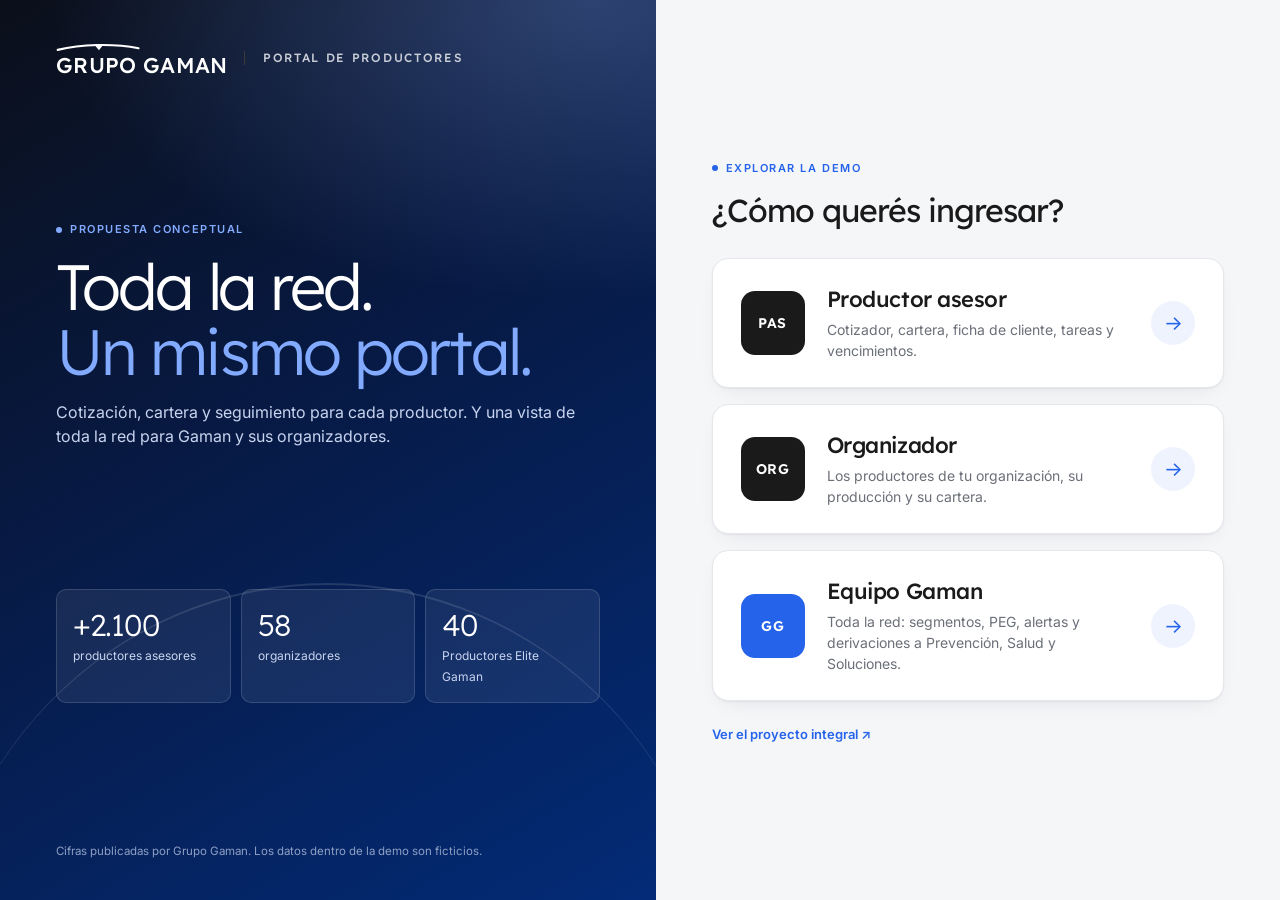
<file: index.html>
<!doctype html><html lang="es"><head><meta charset="utf-8"><meta name="viewport" content="width=device-width, initial-scale=1"><meta name="theme-color" content="#161616"><title>Portal de productores | Grupo Gaman</title><link rel="stylesheet" href="styles.css?v=0585b2505aae"><link rel="manifest" href="manifest.webmanifest"><link rel="apple-touch-icon" href="icons/apple-touch-icon.png"><script src="navigation.js?v=3d419eabbd70" defer></script></head><body class="home-page">
<main class="home">
<section class="home-brand"><div class="home-top"><div class="logo-slot"><svg viewBox="0 0 206 44" role="img" aria-label="Grupo Gaman"><path d="M2 12C30 5 70 4 100 10" fill="none" stroke="currentColor" stroke-width="2.6" stroke-linecap="round"/><path d="M47 6.4 52 12.5 57 6.2Z" fill="currentColor"/><text x="0" y="40" fill="currentColor" font-family="Lexend Deca, Inter, sans-serif" font-size="26" font-weight="500" letter-spacing=".4">GRUPO GAMAN</text></svg></div><span class="brand-product">Portal de productores</span></div>
<div class="home-copy"><span class="eyebrow light"><i></i>Propuesta conceptual</span><h1>Toda la red.<br><em>Un mismo portal.</em></h1><p>Cotización, cartera y seguimiento para cada productor. Y una vista de toda la red para Gaman y sus organizadores.</p></div>
<ul class="home-stats"><li><b>+2.100</b><span>productores asesores</span></li><li><b>58</b><span>organizadores</span></li><li><b>40</b><span>Productores Elite Gaman</span></li></ul>
<p class="home-note">Cifras publicadas por Grupo Gaman. Los datos dentro de la demo son ficticios.</p></section>
<section class="home-access"><div class="access-head"><span class="eyebrow"><i></i>Explorar la demo</span><h2>¿Cómo querés ingresar?</h2></div>
<div class="profiles" aria-label="Perfiles de la demo">
<a class="profile" href="cotizador.html?perfil=productor&release=20261110-01" data-role="productor"><span class="profile-icon">PAS</span><span class="profile-text"><b>Productor asesor</b><small>Cotizador, cartera, ficha de cliente, tareas y vencimientos.</small></span><span class="profile-go">→</span></a>
<a class="profile" href="red.html?perfil=organizador&release=20261110-01" data-role="organizador"><span class="profile-icon">ORG</span><span class="profile-text"><b>Organizador</b><small>Los productores de tu organización, su producción y su cartera.</small></span><span class="profile-go">→</span></a>
<a class="profile" href="red.html?perfil=gaman&release=20261110-01" data-role="gaman"><span class="profile-icon gaman">GG</span><span class="profile-text"><b>Equipo Gaman</b><small>Toda la red: segmentos, PEG, alertas y derivaciones a Prevención, Salud y Soluciones.</small></span><span class="profile-go">→</span></a>
</div>
<a class="home-project" href="plataforma.html?release=20261110-01">Ver el proyecto integral ↗</a></section>
</main>
<script>
// Guarda el perfil elegido antes de navegar; sin JS los enlaces igual funcionan.
document.querySelectorAll('[data-role]').forEach(a => a.addEventListener('click', () => {
  try { localStorage.setItem('gaman-demo-role', a.dataset.role); } catch (_) {}
}));
</script>
</body></html>
</file>
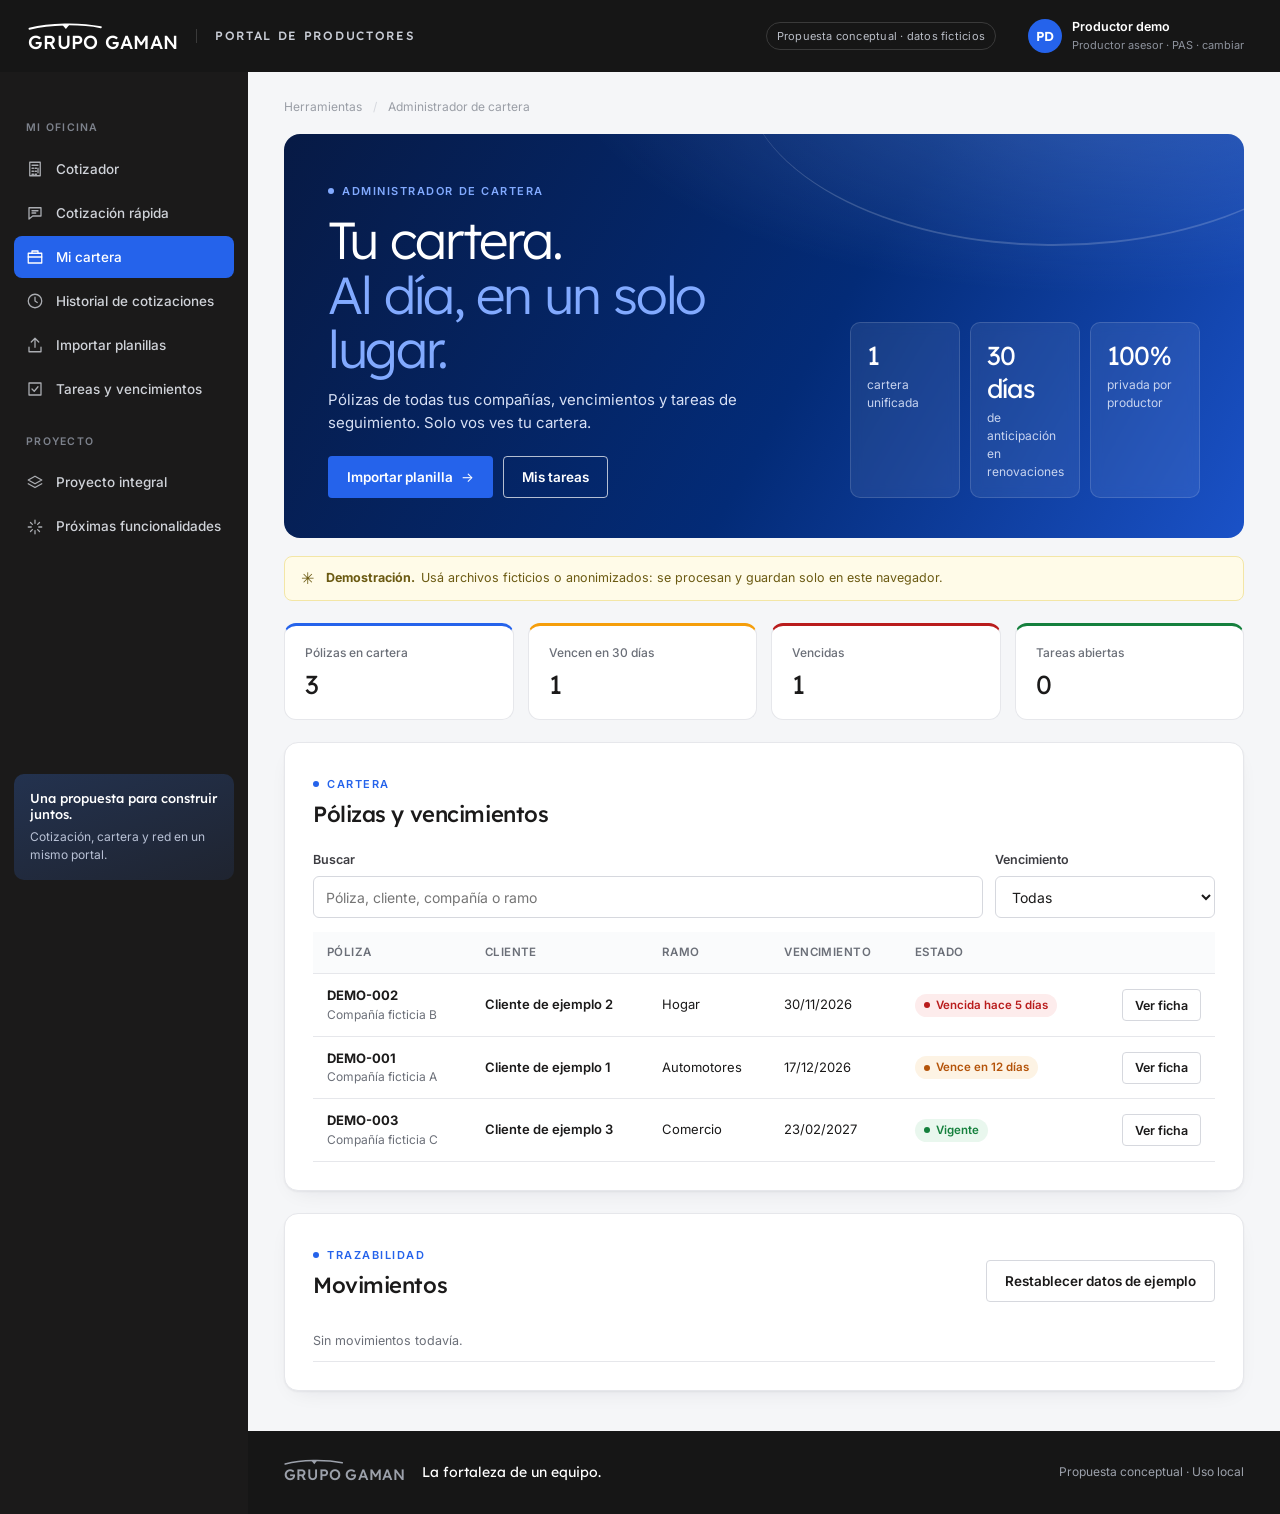
<file: cartera.html>
<!doctype html><html lang="es"><head><meta charset="utf-8"><meta name="viewport" content="width=device-width,initial-scale=1"><meta name="theme-color" content="#161616"><title>Cartera | Portal de productores Gaman</title><link rel="stylesheet" href="styles.css?v=0585b2505aae"><link rel="manifest" href="manifest.webmanifest"><link rel="apple-touch-icon" href="icons/apple-touch-icon.png"><script src="navigation.js?v=3d419eabbd70" defer></script></head><body>
<header><a class="brand" href="index.html?release=20261110-01" aria-label="Grupo Gaman, inicio"><svg viewBox="0 0 206 44" role="img" aria-label="Grupo Gaman"><path d="M2 12C30 5 70 4 100 10" fill="none" stroke="currentColor" stroke-width="2.6" stroke-linecap="round"/><path d="M47 6.4 52 12.5 57 6.2Z" fill="currentColor"/><text x="0" y="40" fill="currentColor" font-family="Lexend Deca, Inter, sans-serif" font-size="26" font-weight="500" letter-spacing=".4">GRUPO GAMAN</text></svg><span class="brand-product">Portal de productores</span></a><span class="head-tag">Propuesta conceptual · datos ficticios</span><a class="user-chip" href="index.html?release=20261110-01" title="Cambiar perfil"><i>PD</i><span><b>Productor demo</b><small>Cambiar perfil</small></span></a></header><nav class="mobile-navigation" aria-label="Navegación móvil"><p class="aside-label nav-group" data-roles="productor">Mi oficina</p><a class="nav" href="cotizador.html?release=20261110-01" data-roles="productor"><svg viewBox="0 0 24 24" aria-hidden="true"><path d="M5 3h14v18H5z"/><path d="M8 7h8M8 11h2M12 11h2M16 11v6M8 15h2M12 15h2M8 19h2M12 19h2"/></svg>Cotizador</a><a class="nav" href="rapida.html?release=20261110-01" data-roles="productor"><svg viewBox="0 0 24 24" aria-hidden="true"><path d="M4 5h16v11H9l-5 4z"/><path d="M8 9h8M8 12h5"/></svg>Cotización rápida</a><a class="nav selected" href="cartera.html?release=20261110-01" data-roles="productor" aria-current="page"><svg viewBox="0 0 24 24" aria-hidden="true"><path d="M3 7h18v13H3z"/><path d="M8 7V4h8v3M3 12h18"/></svg>Mi cartera</a><a class="nav" href="cotizador.html?release=20261110-01#history" data-roles="productor"><svg viewBox="0 0 24 24" aria-hidden="true"><circle cx="12" cy="12" r="9"/><path d="M12 7v5l3 2"/></svg>Historial de cotizaciones</a><a class="nav" href="cartera.html?release=20261110-01#import" data-roles="productor"><svg viewBox="0 0 24 24" aria-hidden="true"><path d="M12 15V3M7 8l5-5 5 5"/><path d="M4 15v6h16v-6"/></svg>Importar planillas</a><a class="nav" href="cartera.html?release=20261110-01#tasks" data-roles="productor"><svg viewBox="0 0 24 24" aria-hidden="true"><path d="M4 4h16v16H4z"/><path d="m8 12 3 3 5-6"/></svg>Tareas y vencimientos</a><p class="aside-label nav-group" data-roles="organizador gaman">Red Gaman</p><a class="nav" href="red.html?release=20261110-01" data-roles="organizador gaman"><svg viewBox="0 0 24 24" aria-hidden="true"><path d="M4 20V10M10 20V4M16 20v-7M22 20H2"/></svg>Panel de red</a><a class="nav" href="red.html?release=20261110-01#productores" data-roles="organizador gaman"><svg viewBox="0 0 24 24" aria-hidden="true"><circle cx="9" cy="8" r="3.5"/><path d="M2.5 20c.8-3.6 3.3-5.5 6.5-5.5s5.7 1.9 6.5 5.5M16 4.5a3.5 3.5 0 0 1 0 7M18 14.8c1.8.8 3 2.5 3.5 5.2"/></svg>Productores</a><a class="nav" href="red.html?release=20261110-01#derivaciones" data-roles="organizador gaman"><svg viewBox="0 0 24 24" aria-hidden="true"><path d="M4 12h12M12 6l6 6-6 6"/><path d="M20 4v16"/></svg>Derivaciones a unidades</a><p class="aside-label nav-group" data-roles="all">Proyecto</p><a class="nav" href="plataforma.html?release=20261110-01" data-roles="all"><svg viewBox="0 0 24 24" aria-hidden="true"><path d="m12 3 9 5-9 5-9-5z"/><path d="m3 13 9 5 9-5"/></svg>Proyecto integral</a><a class="nav" href="cotizador.html?release=20261110-01#ideas" data-roles="all"><svg viewBox="0 0 24 24" aria-hidden="true"><path d="M12 3v4M12 17v4M3 12h4M17 12h4M6 6l2.5 2.5M15.5 15.5 18 18M18 6l-2.5 2.5M8.5 15.5 6 18"/></svg>Próximas funcionalidades</a></nav>
<div class="shell"><aside><nav aria-label="Navegación principal"><p class="aside-label nav-group" data-roles="productor">Mi oficina</p><a class="nav" href="cotizador.html?release=20261110-01" data-roles="productor"><svg viewBox="0 0 24 24" aria-hidden="true"><path d="M5 3h14v18H5z"/><path d="M8 7h8M8 11h2M12 11h2M16 11v6M8 15h2M12 15h2M8 19h2M12 19h2"/></svg>Cotizador</a><a class="nav" href="rapida.html?release=20261110-01" data-roles="productor"><svg viewBox="0 0 24 24" aria-hidden="true"><path d="M4 5h16v11H9l-5 4z"/><path d="M8 9h8M8 12h5"/></svg>Cotización rápida</a><a class="nav selected" href="cartera.html?release=20261110-01" data-roles="productor" aria-current="page"><svg viewBox="0 0 24 24" aria-hidden="true"><path d="M3 7h18v13H3z"/><path d="M8 7V4h8v3M3 12h18"/></svg>Mi cartera</a><a class="nav" href="cotizador.html?release=20261110-01#history" data-roles="productor"><svg viewBox="0 0 24 24" aria-hidden="true"><circle cx="12" cy="12" r="9"/><path d="M12 7v5l3 2"/></svg>Historial de cotizaciones</a><a class="nav" href="cartera.html?release=20261110-01#import" data-roles="productor"><svg viewBox="0 0 24 24" aria-hidden="true"><path d="M12 15V3M7 8l5-5 5 5"/><path d="M4 15v6h16v-6"/></svg>Importar planillas</a><a class="nav" href="cartera.html?release=20261110-01#tasks" data-roles="productor"><svg viewBox="0 0 24 24" aria-hidden="true"><path d="M4 4h16v16H4z"/><path d="m8 12 3 3 5-6"/></svg>Tareas y vencimientos</a><p class="aside-label nav-group" data-roles="organizador gaman">Red Gaman</p><a class="nav" href="red.html?release=20261110-01" data-roles="organizador gaman"><svg viewBox="0 0 24 24" aria-hidden="true"><path d="M4 20V10M10 20V4M16 20v-7M22 20H2"/></svg>Panel de red</a><a class="nav" href="red.html?release=20261110-01#productores" data-roles="organizador gaman"><svg viewBox="0 0 24 24" aria-hidden="true"><circle cx="9" cy="8" r="3.5"/><path d="M2.5 20c.8-3.6 3.3-5.5 6.5-5.5s5.7 1.9 6.5 5.5M16 4.5a3.5 3.5 0 0 1 0 7M18 14.8c1.8.8 3 2.5 3.5 5.2"/></svg>Productores</a><a class="nav" href="red.html?release=20261110-01#derivaciones" data-roles="organizador gaman"><svg viewBox="0 0 24 24" aria-hidden="true"><path d="M4 12h12M12 6l6 6-6 6"/><path d="M20 4v16"/></svg>Derivaciones a unidades</a><p class="aside-label nav-group" data-roles="all">Proyecto</p><a class="nav" href="plataforma.html?release=20261110-01" data-roles="all"><svg viewBox="0 0 24 24" aria-hidden="true"><path d="m12 3 9 5-9 5-9-5z"/><path d="m3 13 9 5 9-5"/></svg>Proyecto integral</a><a class="nav" href="cotizador.html?release=20261110-01#ideas" data-roles="all"><svg viewBox="0 0 24 24" aria-hidden="true"><path d="M12 3v4M12 17v4M3 12h4M17 12h4M6 6l2.5 2.5M15.5 15.5 18 18M18 6l-2.5 2.5M8.5 15.5 6 18"/></svg>Próximas funcionalidades</a></nav><div class="aside-note"><b>Una propuesta para construir juntos.</b><p>Cotización, cartera y red en un mismo portal.</p></div></aside><main>
<div class="crumb">Herramientas <span>/</span> Administrador de cartera</div>
<section class="hero"><div><span class="eyebrow light"><i></i>Administrador de cartera</span><h1>Tu cartera.<br><em>Al día, en un solo lugar.</em></h1><p>Pólizas de todas tus compañías, vencimientos y tareas de seguimiento. Solo vos ves tu cartera.</p><div class="hero-actions"><a class="btn arrow" href="cartera.html?release=20261110-01#import">Importar planilla</a><a class="btn outline-light" href="cartera.html?release=20261110-01#tasks">Mis tareas</a></div></div><ul class="hero-stats"><li><b>1</b><span>cartera unificada</span></li><li><b>30 días</b><span>de anticipación en renovaciones</span></li><li><b>100%</b><span>privada por productor</span></li></ul></section>
<div class="demo-banner"><span>✳</span><div><strong>Demostración.</strong><p>Usá archivos ficticios o anonimizados: se procesan y guardan solo en este navegador.</p></div></div>
<p id="message" role="status"></p>
<div id="metrics" class="metrics"></div>
<section class="panel"><div class="panel-head"><div><span class="eyebrow"><i></i>Cartera</span><h2>Pólizas y vencimientos</h2></div></div><div class="toolbar"><label>Buscar<input id="search" placeholder="Póliza, cliente, compañía o ramo"></label><label>Vencimiento<select id="situation"><option value="">Todas</option><option value="expired">Vencidas</option><option value="soon">Próximos 30 días</option><option value="later">Más de 30 días</option></select></label></div><div class="table-wrap"><table class="policies-table"><thead><tr><th>Póliza</th><th>Cliente</th><th>Ramo</th><th>Vencimiento</th><th>Estado</th><th></th></tr></thead><tbody id="policies"></tbody></table></div><p id="empty" hidden>No hay pólizas con estos filtros.</p><div id="detail" hidden aria-live="polite"></div></section>
<section class="panel" id="import"><div class="panel-head"><div><span class="eyebrow"><i></i>Desde tus planillas</span><h2>Importar cartera</h2><p>Subí un Excel o CSV, relacioná las columnas y revisá cada fila antes de confirmar. Nada se sobrescribe.</p></div><div class="actions"><button id="template" type="button" class="secondary">Descargar plantilla</button><button id="example" type="button" class="secondary">Probar con un ejemplo</button></div></div>
<ol class="stepper"><li>Elegí el archivo</li><li>Relacioná columnas</li><li>Revisá y confirmá</li></ol>
<label class="dropzone"><span class="dropzone-icon">⇪</span><span><b>Archivo .xlsx, .xls o .csv</b><small>Hasta 2 MB y 500 filas · encabezados en la primera fila</small></span><input id="file" type="file" accept=".xlsx,.xls,.csv"></label>
<div id="mapping-area" hidden><label>Hoja del archivo<select id="sheet"></select></label><div id="mapping" class="grid"></div><p class="disclaimer">Las fechas de Excel se leen como fecha; en texto se aceptan AAAA-MM-DD o DD/MM/AAAA. Las fórmulas se toman por su último valor guardado.</p><button id="validate" type="button" class="arrow">Revisar importación</button></div>
<div id="preview-area" hidden><p id="preview-summary" role="status"></p><div id="preview-table" class="table-wrap"></div><button id="confirm" type="button" disabled>Confirmar filas válidas</button><p class="disclaimer">Las filas con errores se omiten. Las pólizas existentes no se sobrescriben.</p></div></section>
<section class="panel" id="tasks"><div class="panel-head"><div><span class="eyebrow"><i></i>Trabajo diario</span><h2>Tareas y vencimientos</h2><p>Programá cada renovación o seguimiento y marcalo al terminar.</p></div></div><form id="task-form"><div class="grid"><label>Póliza<select id="task-policy" required></select></label><label>Gestión<input id="task-title" required maxlength="150" placeholder="Ej. Preparar renovación"></label><label>Fecha<input id="task-date" type="date" required></label><label>Responsable<input id="task-owner" required maxlength="60" placeholder="Ej. Vos o tu colaborador"></label></div><button type="submit">Guardar tarea</button></form><div id="task-list"></div></section>
<section class="panel"><div class="panel-head"><div><span class="eyebrow"><i></i>Trazabilidad</span><h2>Movimientos</h2></div><button id="reset" class="secondary" type="button">Restablecer datos de ejemplo</button></div><div id="audit"></div></section>
<footer><div class="logo-slot"><svg viewBox="0 0 206 44" role="img" aria-label="Grupo Gaman"><path d="M2 12C30 5 70 4 100 10" fill="none" stroke="currentColor" stroke-width="2.6" stroke-linecap="round"/><path d="M47 6.4 52 12.5 57 6.2Z" fill="currentColor"/><text x="0" y="40" fill="currentColor" font-family="Lexend Deca, Inter, sans-serif" font-size="26" font-weight="500" letter-spacing=".4">GRUPO GAMAN</text></svg></div><span class="tagline">La fortaleza de un equipo.</span><span class="legal">Propuesta conceptual · Uso local</span></footer></main></div><script src="vendor/xlsx.full.min.js?v=cc015130aa85"></script><script type="module" src="cartera.js?v=72ad83b56a67"></script></body></html>
</file>
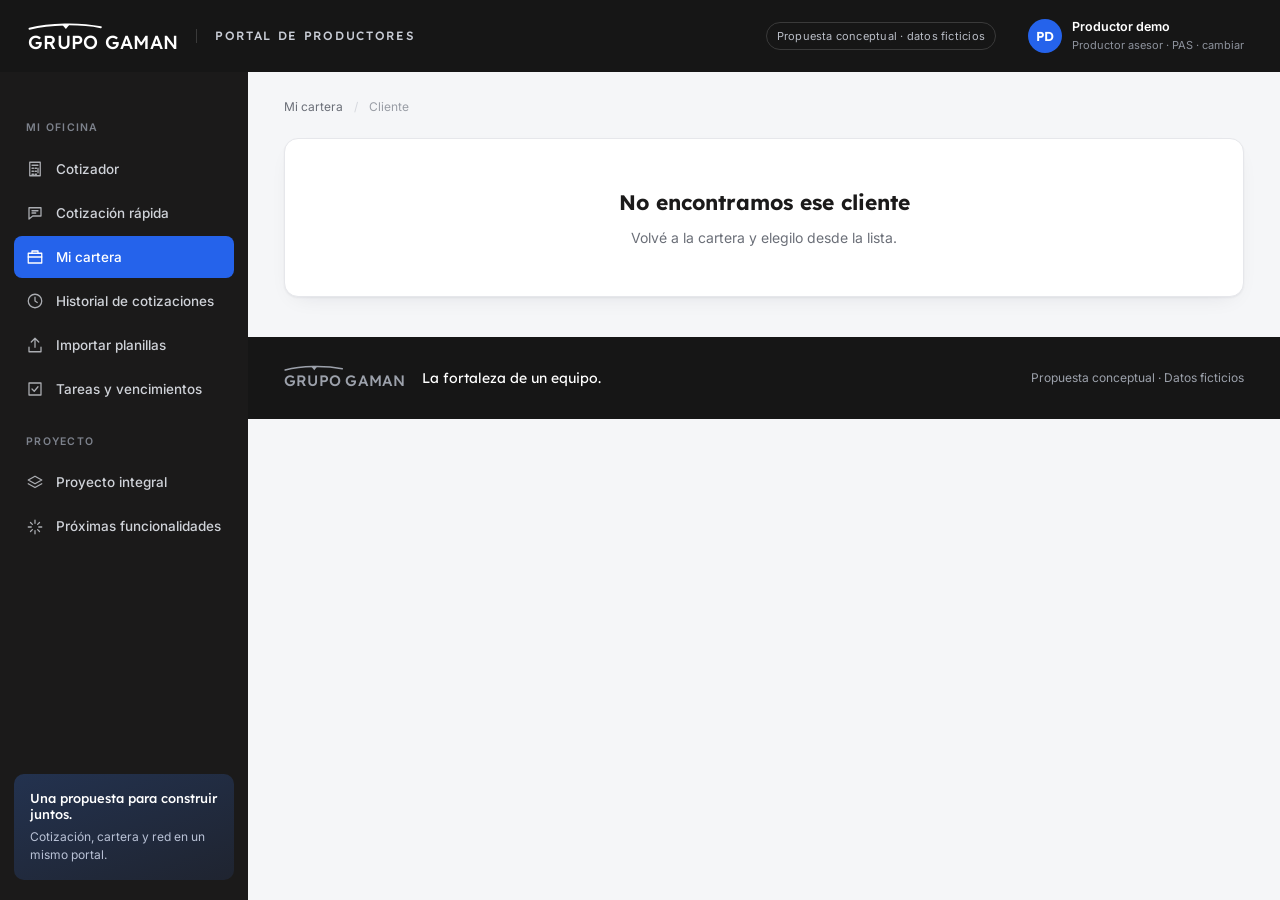
<file: cliente.html>
<!doctype html><html lang="es"><head><meta charset="utf-8"><meta name="viewport" content="width=device-width,initial-scale=1"><meta name="theme-color" content="#161616"><title>Ficha de cliente | Portal Gaman</title><link rel="stylesheet" href="styles.css?v=0585b2505aae"><link rel="manifest" href="manifest.webmanifest"><link rel="apple-touch-icon" href="icons/apple-touch-icon.png"><script src="navigation.js?v=3d419eabbd70" defer></script></head><body>
<header><a class="brand" href="index.html?release=20261110-01" aria-label="Grupo Gaman, inicio"><svg viewBox="0 0 206 44" role="img" aria-label="Grupo Gaman"><path d="M2 12C30 5 70 4 100 10" fill="none" stroke="currentColor" stroke-width="2.6" stroke-linecap="round"/><path d="M47 6.4 52 12.5 57 6.2Z" fill="currentColor"/><text x="0" y="40" fill="currentColor" font-family="Lexend Deca, Inter, sans-serif" font-size="26" font-weight="500" letter-spacing=".4">GRUPO GAMAN</text></svg><span class="brand-product">Portal de productores</span></a><span class="head-tag">Propuesta conceptual · datos ficticios</span><a class="user-chip" href="index.html?release=20261110-01" title="Cambiar perfil"><i>PD</i><span><b>Productor demo</b><small>Cambiar perfil</small></span></a></header><nav class="mobile-navigation" aria-label="Navegación móvil"><p class="aside-label nav-group" data-roles="productor">Mi oficina</p><a class="nav" href="cotizador.html?release=20261110-01" data-roles="productor"><svg viewBox="0 0 24 24" aria-hidden="true"><path d="M5 3h14v18H5z"/><path d="M8 7h8M8 11h2M12 11h2M16 11v6M8 15h2M12 15h2M8 19h2M12 19h2"/></svg>Cotizador</a><a class="nav" href="rapida.html?release=20261110-01" data-roles="productor"><svg viewBox="0 0 24 24" aria-hidden="true"><path d="M4 5h16v11H9l-5 4z"/><path d="M8 9h8M8 12h5"/></svg>Cotización rápida</a><a class="nav" href="cartera.html?release=20261110-01" data-roles="productor"><svg viewBox="0 0 24 24" aria-hidden="true"><path d="M3 7h18v13H3z"/><path d="M8 7V4h8v3M3 12h18"/></svg>Mi cartera</a><a class="nav" href="cotizador.html?release=20261110-01#history" data-roles="productor"><svg viewBox="0 0 24 24" aria-hidden="true"><circle cx="12" cy="12" r="9"/><path d="M12 7v5l3 2"/></svg>Historial de cotizaciones</a><a class="nav" href="cartera.html?release=20261110-01#import" data-roles="productor"><svg viewBox="0 0 24 24" aria-hidden="true"><path d="M12 15V3M7 8l5-5 5 5"/><path d="M4 15v6h16v-6"/></svg>Importar planillas</a><a class="nav" href="cartera.html?release=20261110-01#tasks" data-roles="productor"><svg viewBox="0 0 24 24" aria-hidden="true"><path d="M4 4h16v16H4z"/><path d="m8 12 3 3 5-6"/></svg>Tareas y vencimientos</a><p class="aside-label nav-group" data-roles="organizador gaman">Red Gaman</p><a class="nav" href="red.html?release=20261110-01" data-roles="organizador gaman"><svg viewBox="0 0 24 24" aria-hidden="true"><path d="M4 20V10M10 20V4M16 20v-7M22 20H2"/></svg>Panel de red</a><a class="nav" href="red.html?release=20261110-01#productores" data-roles="organizador gaman"><svg viewBox="0 0 24 24" aria-hidden="true"><circle cx="9" cy="8" r="3.5"/><path d="M2.5 20c.8-3.6 3.3-5.5 6.5-5.5s5.7 1.9 6.5 5.5M16 4.5a3.5 3.5 0 0 1 0 7M18 14.8c1.8.8 3 2.5 3.5 5.2"/></svg>Productores</a><a class="nav" href="red.html?release=20261110-01#derivaciones" data-roles="organizador gaman"><svg viewBox="0 0 24 24" aria-hidden="true"><path d="M4 12h12M12 6l6 6-6 6"/><path d="M20 4v16"/></svg>Derivaciones a unidades</a><p class="aside-label nav-group" data-roles="all">Proyecto</p><a class="nav" href="plataforma.html?release=20261110-01" data-roles="all"><svg viewBox="0 0 24 24" aria-hidden="true"><path d="m12 3 9 5-9 5-9-5z"/><path d="m3 13 9 5 9-5"/></svg>Proyecto integral</a><a class="nav" href="cotizador.html?release=20261110-01#ideas" data-roles="all"><svg viewBox="0 0 24 24" aria-hidden="true"><path d="M12 3v4M12 17v4M3 12h4M17 12h4M6 6l2.5 2.5M15.5 15.5 18 18M18 6l-2.5 2.5M8.5 15.5 6 18"/></svg>Próximas funcionalidades</a></nav>
<div class="shell"><aside><nav aria-label="Navegación principal"><p class="aside-label nav-group" data-roles="productor">Mi oficina</p><a class="nav" href="cotizador.html?release=20261110-01" data-roles="productor"><svg viewBox="0 0 24 24" aria-hidden="true"><path d="M5 3h14v18H5z"/><path d="M8 7h8M8 11h2M12 11h2M16 11v6M8 15h2M12 15h2M8 19h2M12 19h2"/></svg>Cotizador</a><a class="nav" href="rapida.html?release=20261110-01" data-roles="productor"><svg viewBox="0 0 24 24" aria-hidden="true"><path d="M4 5h16v11H9l-5 4z"/><path d="M8 9h8M8 12h5"/></svg>Cotización rápida</a><a class="nav" href="cartera.html?release=20261110-01" data-roles="productor"><svg viewBox="0 0 24 24" aria-hidden="true"><path d="M3 7h18v13H3z"/><path d="M8 7V4h8v3M3 12h18"/></svg>Mi cartera</a><a class="nav" href="cotizador.html?release=20261110-01#history" data-roles="productor"><svg viewBox="0 0 24 24" aria-hidden="true"><circle cx="12" cy="12" r="9"/><path d="M12 7v5l3 2"/></svg>Historial de cotizaciones</a><a class="nav" href="cartera.html?release=20261110-01#import" data-roles="productor"><svg viewBox="0 0 24 24" aria-hidden="true"><path d="M12 15V3M7 8l5-5 5 5"/><path d="M4 15v6h16v-6"/></svg>Importar planillas</a><a class="nav" href="cartera.html?release=20261110-01#tasks" data-roles="productor"><svg viewBox="0 0 24 24" aria-hidden="true"><path d="M4 4h16v16H4z"/><path d="m8 12 3 3 5-6"/></svg>Tareas y vencimientos</a><p class="aside-label nav-group" data-roles="organizador gaman">Red Gaman</p><a class="nav" href="red.html?release=20261110-01" data-roles="organizador gaman"><svg viewBox="0 0 24 24" aria-hidden="true"><path d="M4 20V10M10 20V4M16 20v-7M22 20H2"/></svg>Panel de red</a><a class="nav" href="red.html?release=20261110-01#productores" data-roles="organizador gaman"><svg viewBox="0 0 24 24" aria-hidden="true"><circle cx="9" cy="8" r="3.5"/><path d="M2.5 20c.8-3.6 3.3-5.5 6.5-5.5s5.7 1.9 6.5 5.5M16 4.5a3.5 3.5 0 0 1 0 7M18 14.8c1.8.8 3 2.5 3.5 5.2"/></svg>Productores</a><a class="nav" href="red.html?release=20261110-01#derivaciones" data-roles="organizador gaman"><svg viewBox="0 0 24 24" aria-hidden="true"><path d="M4 12h12M12 6l6 6-6 6"/><path d="M20 4v16"/></svg>Derivaciones a unidades</a><p class="aside-label nav-group" data-roles="all">Proyecto</p><a class="nav" href="plataforma.html?release=20261110-01" data-roles="all"><svg viewBox="0 0 24 24" aria-hidden="true"><path d="m12 3 9 5-9 5-9-5z"/><path d="m3 13 9 5 9-5"/></svg>Proyecto integral</a><a class="nav" href="cotizador.html?release=20261110-01#ideas" data-roles="all"><svg viewBox="0 0 24 24" aria-hidden="true"><path d="M12 3v4M12 17v4M3 12h4M17 12h4M6 6l2.5 2.5M15.5 15.5 18 18M18 6l-2.5 2.5M8.5 15.5 6 18"/></svg>Próximas funcionalidades</a></nav><div class="aside-note"><b>Una propuesta para construir juntos.</b><p>Cotización, cartera y red en un mismo portal.</p></div></aside><main>
<div class="crumb" id="crumb"><a href="cartera.html?release=20261110-01">Mi cartera</a> <span>/</span> Cliente</div>
<p id="message" role="status"></p>
<div id="content"></div>
<footer><div class="logo-slot"><svg viewBox="0 0 206 44" role="img" aria-label="Grupo Gaman"><path d="M2 12C30 5 70 4 100 10" fill="none" stroke="currentColor" stroke-width="2.6" stroke-linecap="round"/><path d="M47 6.4 52 12.5 57 6.2Z" fill="currentColor"/><text x="0" y="40" fill="currentColor" font-family="Lexend Deca, Inter, sans-serif" font-size="26" font-weight="500" letter-spacing=".4">GRUPO GAMAN</text></svg></div><span class="tagline">La fortaleza de un equipo.</span><span class="legal">Propuesta conceptual · Datos ficticios</span></footer></main></div><script type="module" src="cliente.js?v=bfe2dc9e3969"></script></body></html>
</file>
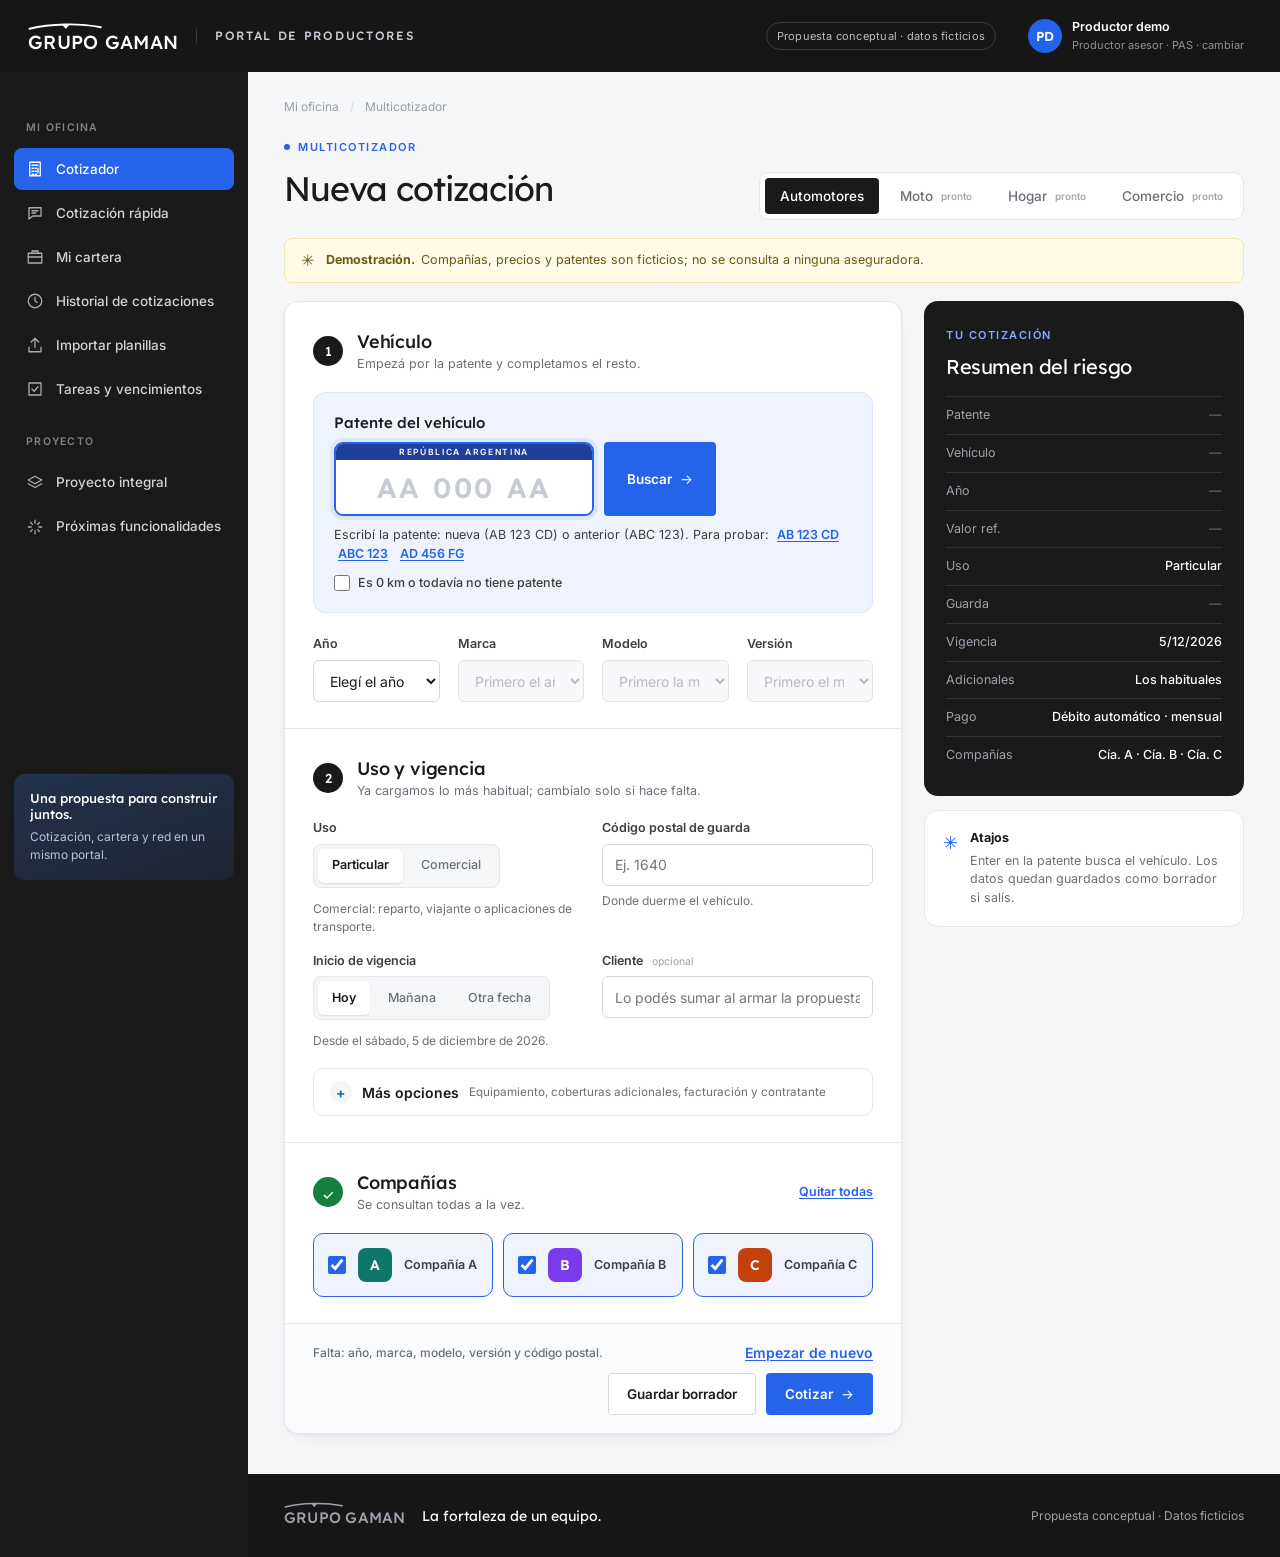
<file: cotizador.html>
<!doctype html><html lang="es"><head><meta charset="utf-8"><meta name="viewport" content="width=device-width, initial-scale=1"><meta name="theme-color" content="#161616"><title>Multicotizador | Portal de productores Gaman</title><link rel="stylesheet" href="styles.css?v=0585b2505aae"><link rel="manifest" href="manifest.webmanifest"><link rel="apple-touch-icon" href="icons/apple-touch-icon.png"><script src="navigation.js?v=3d419eabbd70" defer></script></head><body>
<header><a class="brand" href="index.html?release=20261110-01" aria-label="Grupo Gaman, inicio"><svg viewBox="0 0 206 44" role="img" aria-label="Grupo Gaman"><path d="M2 12C30 5 70 4 100 10" fill="none" stroke="currentColor" stroke-width="2.6" stroke-linecap="round"/><path d="M47 6.4 52 12.5 57 6.2Z" fill="currentColor"/><text x="0" y="40" fill="currentColor" font-family="Lexend Deca, Inter, sans-serif" font-size="26" font-weight="500" letter-spacing=".4">GRUPO GAMAN</text></svg><span class="brand-product">Portal de productores</span></a><span class="head-tag">Propuesta conceptual · datos ficticios</span><a class="user-chip" href="index.html?release=20261110-01" title="Cambiar perfil"><i>PD</i><span><b>Productor demo</b><small>Cambiar perfil</small></span></a></header><nav class="mobile-navigation" aria-label="Navegación móvil"><p class="aside-label nav-group" data-roles="productor">Mi oficina</p><a class="nav selected" href="cotizador.html?release=20261110-01" data-roles="productor" aria-current="page"><svg viewBox="0 0 24 24" aria-hidden="true"><path d="M5 3h14v18H5z"/><path d="M8 7h8M8 11h2M12 11h2M16 11v6M8 15h2M12 15h2M8 19h2M12 19h2"/></svg>Cotizador</a><a class="nav" href="rapida.html?release=20261110-01" data-roles="productor"><svg viewBox="0 0 24 24" aria-hidden="true"><path d="M4 5h16v11H9l-5 4z"/><path d="M8 9h8M8 12h5"/></svg>Cotización rápida</a><a class="nav" href="cartera.html?release=20261110-01" data-roles="productor"><svg viewBox="0 0 24 24" aria-hidden="true"><path d="M3 7h18v13H3z"/><path d="M8 7V4h8v3M3 12h18"/></svg>Mi cartera</a><a class="nav" href="cotizador.html?release=20261110-01#history" data-roles="productor"><svg viewBox="0 0 24 24" aria-hidden="true"><circle cx="12" cy="12" r="9"/><path d="M12 7v5l3 2"/></svg>Historial de cotizaciones</a><a class="nav" href="cartera.html?release=20261110-01#import" data-roles="productor"><svg viewBox="0 0 24 24" aria-hidden="true"><path d="M12 15V3M7 8l5-5 5 5"/><path d="M4 15v6h16v-6"/></svg>Importar planillas</a><a class="nav" href="cartera.html?release=20261110-01#tasks" data-roles="productor"><svg viewBox="0 0 24 24" aria-hidden="true"><path d="M4 4h16v16H4z"/><path d="m8 12 3 3 5-6"/></svg>Tareas y vencimientos</a><p class="aside-label nav-group" data-roles="organizador gaman">Red Gaman</p><a class="nav" href="red.html?release=20261110-01" data-roles="organizador gaman"><svg viewBox="0 0 24 24" aria-hidden="true"><path d="M4 20V10M10 20V4M16 20v-7M22 20H2"/></svg>Panel de red</a><a class="nav" href="red.html?release=20261110-01#productores" data-roles="organizador gaman"><svg viewBox="0 0 24 24" aria-hidden="true"><circle cx="9" cy="8" r="3.5"/><path d="M2.5 20c.8-3.6 3.3-5.5 6.5-5.5s5.7 1.9 6.5 5.5M16 4.5a3.5 3.5 0 0 1 0 7M18 14.8c1.8.8 3 2.5 3.5 5.2"/></svg>Productores</a><a class="nav" href="red.html?release=20261110-01#derivaciones" data-roles="organizador gaman"><svg viewBox="0 0 24 24" aria-hidden="true"><path d="M4 12h12M12 6l6 6-6 6"/><path d="M20 4v16"/></svg>Derivaciones a unidades</a><p class="aside-label nav-group" data-roles="all">Proyecto</p><a class="nav" href="plataforma.html?release=20261110-01" data-roles="all"><svg viewBox="0 0 24 24" aria-hidden="true"><path d="m12 3 9 5-9 5-9-5z"/><path d="m3 13 9 5 9-5"/></svg>Proyecto integral</a><a class="nav" href="cotizador.html?release=20261110-01#ideas" data-roles="all"><svg viewBox="0 0 24 24" aria-hidden="true"><path d="M12 3v4M12 17v4M3 12h4M17 12h4M6 6l2.5 2.5M15.5 15.5 18 18M18 6l-2.5 2.5M8.5 15.5 6 18"/></svg>Próximas funcionalidades</a></nav>
<div class="shell"><aside><nav aria-label="Navegación principal"><p class="aside-label nav-group" data-roles="productor">Mi oficina</p><a class="nav selected" href="cotizador.html?release=20261110-01" data-roles="productor" aria-current="page"><svg viewBox="0 0 24 24" aria-hidden="true"><path d="M5 3h14v18H5z"/><path d="M8 7h8M8 11h2M12 11h2M16 11v6M8 15h2M12 15h2M8 19h2M12 19h2"/></svg>Cotizador</a><a class="nav" href="rapida.html?release=20261110-01" data-roles="productor"><svg viewBox="0 0 24 24" aria-hidden="true"><path d="M4 5h16v11H9l-5 4z"/><path d="M8 9h8M8 12h5"/></svg>Cotización rápida</a><a class="nav" href="cartera.html?release=20261110-01" data-roles="productor"><svg viewBox="0 0 24 24" aria-hidden="true"><path d="M3 7h18v13H3z"/><path d="M8 7V4h8v3M3 12h18"/></svg>Mi cartera</a><a class="nav" href="cotizador.html?release=20261110-01#history" data-roles="productor"><svg viewBox="0 0 24 24" aria-hidden="true"><circle cx="12" cy="12" r="9"/><path d="M12 7v5l3 2"/></svg>Historial de cotizaciones</a><a class="nav" href="cartera.html?release=20261110-01#import" data-roles="productor"><svg viewBox="0 0 24 24" aria-hidden="true"><path d="M12 15V3M7 8l5-5 5 5"/><path d="M4 15v6h16v-6"/></svg>Importar planillas</a><a class="nav" href="cartera.html?release=20261110-01#tasks" data-roles="productor"><svg viewBox="0 0 24 24" aria-hidden="true"><path d="M4 4h16v16H4z"/><path d="m8 12 3 3 5-6"/></svg>Tareas y vencimientos</a><p class="aside-label nav-group" data-roles="organizador gaman">Red Gaman</p><a class="nav" href="red.html?release=20261110-01" data-roles="organizador gaman"><svg viewBox="0 0 24 24" aria-hidden="true"><path d="M4 20V10M10 20V4M16 20v-7M22 20H2"/></svg>Panel de red</a><a class="nav" href="red.html?release=20261110-01#productores" data-roles="organizador gaman"><svg viewBox="0 0 24 24" aria-hidden="true"><circle cx="9" cy="8" r="3.5"/><path d="M2.5 20c.8-3.6 3.3-5.5 6.5-5.5s5.7 1.9 6.5 5.5M16 4.5a3.5 3.5 0 0 1 0 7M18 14.8c1.8.8 3 2.5 3.5 5.2"/></svg>Productores</a><a class="nav" href="red.html?release=20261110-01#derivaciones" data-roles="organizador gaman"><svg viewBox="0 0 24 24" aria-hidden="true"><path d="M4 12h12M12 6l6 6-6 6"/><path d="M20 4v16"/></svg>Derivaciones a unidades</a><p class="aside-label nav-group" data-roles="all">Proyecto</p><a class="nav" href="plataforma.html?release=20261110-01" data-roles="all"><svg viewBox="0 0 24 24" aria-hidden="true"><path d="m12 3 9 5-9 5-9-5z"/><path d="m3 13 9 5 9-5"/></svg>Proyecto integral</a><a class="nav" href="cotizador.html?release=20261110-01#ideas" data-roles="all"><svg viewBox="0 0 24 24" aria-hidden="true"><path d="M12 3v4M12 17v4M3 12h4M17 12h4M6 6l2.5 2.5M15.5 15.5 18 18M18 6l-2.5 2.5M8.5 15.5 6 18"/></svg>Próximas funcionalidades</a></nav><div class="aside-note"><b>Una propuesta para construir juntos.</b><p>Cotización, cartera y red en un mismo portal.</p></div></aside>
<main id="inicio"><div class="crumb">Mi oficina <span>/</span> Multicotizador</div>
<section class="page-head quote-head"><div><span class="eyebrow"><i></i>Multicotizador</span><h1>Nueva cotización</h1></div><section class="ramo-picker" aria-label="Ramo"><button type="button" class="chosen" data-ramo="Automotores">Automotores</button><button type="button" data-ramo="Moto">Moto <small>pronto</small></button><button type="button" data-ramo="Hogar">Hogar <small>pronto</small></button><button type="button" data-ramo="Comercio">Comercio <small>pronto</small></button></section></section>
<p id="ramo-note" role="status"></p>
<div class="demo-banner"><span>✳</span><div><strong>Demostración.</strong><p>Compañías, precios y patentes son ficticios; no se consulta a ninguna aseguradora.</p></div></div>
<div class="workspace"><section class="form-card"><form id="form" novalidate>
<div class="form-step" id="step-vehicle"><div class="step-head"><span class="step">1</span><div><h2>Vehículo</h2><p>Empezá por la patente y completamos el resto.</p></div></div>
<div class="plate-search"><label class="plate-label" for="plate">Patente del vehículo</label>
<div class="plate-row"><div class="plate"><span class="plate-band">REPÚBLICA ARGENTINA</span><input id="plate" maxlength="9" placeholder="AA 000 AA" autocomplete="off" autocapitalize="characters" spellcheck="false" inputmode="text" aria-describedby="plate-status"></div><button id="find-plate" type="button" class="arrow">Buscar</button></div>
<p id="plate-status" role="status">Escribí la patente: nueva (AB 123 CD) o anterior (ABC 123). Para probar: <button type="button" class="link" data-plate="AB123CD">AB 123 CD</button> <button type="button" class="link" data-plate="ABC123">ABC 123</button> <button type="button" class="link" data-plate="AD456FG">AD 456 FG</button></p>
<label class="check"><input type="checkbox" id="zero-km" name="cerokm"> Es 0 km o todavía no tiene patente</label></div>
<div class="grid grid-4 vehicle-fields"><label>Año<select name="anio" required></select></label><label>Marca<select name="marca" required disabled></select></label><label>Modelo<select name="modelo" required disabled></select></label><label>Versión<select name="version" required disabled></select></label></div>
<p id="vehicle-note" class="vehicle-note" hidden></p></div>
<div class="form-step" id="step-risk"><div class="step-head"><span class="step">2</span><div><h2>Uso y vigencia</h2><p>Ya cargamos lo más habitual; cambialo solo si hace falta.</p></div></div>
<div class="grid">
<div class="field"><span class="field-label">Uso</span><div class="segmented"><label><input type="radio" name="uso" value="Particular" checked><span>Particular</span></label><label><input type="radio" name="uso" value="Comercial"><span>Comercial</span></label></div><small class="hint">Comercial: reparto, viajante o aplicaciones de transporte.</small></div>
<label>Código postal de guarda<input name="localidad" required maxlength="8" placeholder="Ej. 1640" autocomplete="postal-code"><small id="cp-place" class="hint">Donde duerme el vehículo.</small></label>
<div class="field"><span class="field-label">Inicio de vigencia</span><div class="segmented" id="date-chips"><label><input type="radio" name="vigencia" value="hoy" checked><span>Hoy</span></label><label><input type="radio" name="vigencia" value="manana"><span>Mañana</span></label><label><input type="radio" name="vigencia" value="otra"><span>Otra fecha</span></label></div><input name="fecha" type="date" required hidden aria-label="Fecha de inicio de vigencia"><small id="date-text" class="hint"></small></div>
<label>Cliente <small class="optional">opcional</small><input name="cliente" maxlength="60" placeholder="Lo podés sumar al armar la propuesta"></label>
</div>
<details class="more"><summary>Más opciones <small id="more-summary">Equipamiento, coberturas adicionales, facturación y contratante</small></summary><div class="more-groups"><fieldset><legend>Equipamiento</legend><div class="grid grid-3"><label>Alarma<select name="alarma"><option>No</option><option>Sí</option></select></label><label>Rastreador satelital<select name="rastreador"><option>No</option><option>Sí</option></select></label><label>GNC<select name="gnc"><option>No</option><option>Sí</option></select></label></div></fieldset><fieldset><legend>Coberturas adicionales</legend><div class="grid grid-4"><label>Servicio de grúa<select name="grua"><option value="Sí">Incluido</option><option value="No">Sin grúa</option></select></label><label>Ajuste automático de suma<select name="ajuste"><option>Sin ajuste</option><option>10%</option><option>20%</option><option>30%</option><option>50%</option></select></label><label>RC ampliada<select name="rc_ampliada"><option>Sin ampliación</option><option>50%</option><option>100%</option><option>150%</option></select></label><label>Casco en países limítrofes<select name="conosur"><option>No</option><option>Sí</option></select></label></div></fieldset><fieldset><legend>Facturación y pago</legend><div class="grid grid-3"><label>Refacturación<select name="facturacion"><option>Mensual</option><option>Semestral</option></select></label><label>Medio de pago<select name="pago"><option>Débito automático</option><option>Efectivo</option></select><small class="hint">Débito por tarjeta o CBU; se define al emitir.</small></label></div></fieldset><fieldset><legend>Contratante</legend><div class="grid grid-3"><label>Condición frente al IVA<select name="iva"><option>Consumidor final</option><option>Responsable inscripto</option><option>Monotributo</option><option>Exento</option><option>No alcanzado</option></select></label><label>Tipo de persona<select name="persona"><option>Física</option><option>Jurídica</option></select></label></div></fieldset></div></details>
<input type="hidden" name="productor" value="Productor demo"></div>
<div class="form-step" id="step-companies"><div class="step-head"><span class="step">3</span><div><h2>Compañías</h2><p>Se consultan todas a la vez.</p></div><button type="button" id="toggle-companies" class="link">Quitar todas</button></div>
<fieldset class="companies"><legend>Compañías ficticias a consultar</legend><label><input type="checkbox" name="company" value="A" checked><span class="logo-mark A">A</span>Compañía A</label><label><input type="checkbox" name="company" value="B" checked><span class="logo-mark B">B</span>Compañía B</label><label><input type="checkbox" name="company" value="C" checked><span class="logo-mark C">C</span>Compañía C</label></fieldset>
<label class="scenario" hidden>Escenario de demostración<select name="escenario"><option value="normal">Todas responden</option><option value="partial">Una sin oferta y otra con error</option></select></label></div>
<p id="form-status" role="status"></p><div class="form-bottom"><p id="missing" class="missing"></p><button type="submit" class="arrow">Cotizar</button></div></form></section>
<div class="side"><div class="summary"><span class="eyebrow">Tu cotización</span><h2>Resumen del riesgo</h2><div id="live-summary"></div></div><div class="side-tip"><span>✳</span><div><b>Atajos</b><p>Enter en la patente busca el vehículo. Los datos quedan guardados como borrador si salís.</p></div></div></div></div>
<section id="results" class="results" hidden aria-live="polite"><div class="results-title"><div><span class="eyebrow"><i></i>Resultados</span><h2>Opciones para comparar</h2><p id="risk-summary"></p></div><div class="results-tools"><div class="segmented small" id="view-mode"><label><input type="radio" name="vista" value="cobertura" checked><span>Por cobertura</span></label><label><input type="radio" name="vista" value="compania"><span>Por compañía</span></label></div><button type="button" id="edit-risk" class="secondary">Modificar datos</button></div></div><div id="stale" class="stale" hidden><span>Cambiaste datos del riesgo: estos precios ya no corresponden.</span><button type="button" id="requote">Volver a cotizar</button></div><div class="offer-grid" id="offers"></div><div class="actions"><span id="selection-count">Elegí hasta <b>3 opciones</b> para comparar o proponer</span><button id="compare" type="button" class="secondary" disabled>Comparar</button><button id="proposal" type="button" class="arrow" disabled>Preparar propuesta</button></div><div id="comparison" class="table-wrap" hidden></div><p class="disclaimer">Ejemplo ilustrativo sin validez comercial. Coberturas y precios reales dependen de cada aseguradora.</p></section>
<section id="proposal-view" class="proposal" hidden></section>
<section id="history" class="panel"><div class="panel-head"><div><span class="eyebrow"><i></i>Seguimiento</span><h2>Mis cotizaciones</h2><p>Retomá un borrador, cambiá el estado y seguí cada oportunidad.</p></div></div><div class="history-tools"><label>Filtrar por estado<select id="history-filter"><option value="">Todos</option><option>Borrador</option><option>Cotizada</option><option>Propuesta preparada</option><option>En seguimiento</option><option>Cerrada</option></select></label><button id="clear-history" class="secondary" type="button">Borrar historial</button></div><div id="history-list"></div></section>
<section id="ideas" class="panel"><div class="panel-head"><div><span class="eyebrow"><i></i>Hoja de ruta</span><h2>Lo que viene</h2><p>Primera versión para conversar. Las próximas etapas se priorizan con los productores.</p></div><button id="copy-feedback" type="button" class="secondary">Copiar ideas para compartir</button></div><div class="ideas-grid"><div class="idea"><span>01</span><h3>Coberturas lado a lado</h3><p>Franquicias, límites y asistencias comparables entre compañías.</p></div><div class="idea"><span>02</span><h3>Propuestas con tu marca</h3><p>PDF y envío por WhatsApp o mail con seguimiento.</p></div><div class="idea"><span>03</span><h3>Más compañías y ramos</h3><p>Moto, hogar y comercio con la misma experiencia.</p></div><div class="idea future"><span>04</span><h3>Emisión e inspección</h3><p>Del presupuesto a la póliza sin salir del portal.</p><span class="tag">Etapa futura</span></div><div class="idea future"><span>05</span><h3>Alertas de vencimiento</h3><p>Recordatorios para renovar a tiempo.</p><span class="tag">Etapa futura</span></div><div class="idea future"><span>06</span><h3>Reportes de actividad</h3><p>Producción, conversión y cartera en un tablero.</p><span class="tag">Etapa futura</span></div></div><p id="copy-status" class="disclaimer" aria-live="polite"></p></section>
<footer><div class="logo-slot"><svg viewBox="0 0 206 44" role="img" aria-label="Grupo Gaman"><path d="M2 12C30 5 70 4 100 10" fill="none" stroke="currentColor" stroke-width="2.6" stroke-linecap="round"/><path d="M47 6.4 52 12.5 57 6.2Z" fill="currentColor"/><text x="0" y="40" fill="currentColor" font-family="Lexend Deca, Inter, sans-serif" font-size="26" font-weight="500" letter-spacing=".4">GRUPO GAMAN</text></svg></div><span class="tagline">La fortaleza de un equipo.</span><span class="legal">Propuesta conceptual · Datos ficticios</span></footer></main></div><script type="module" src="app.js?v=7647b02104bf"></script></body></html>
</file>
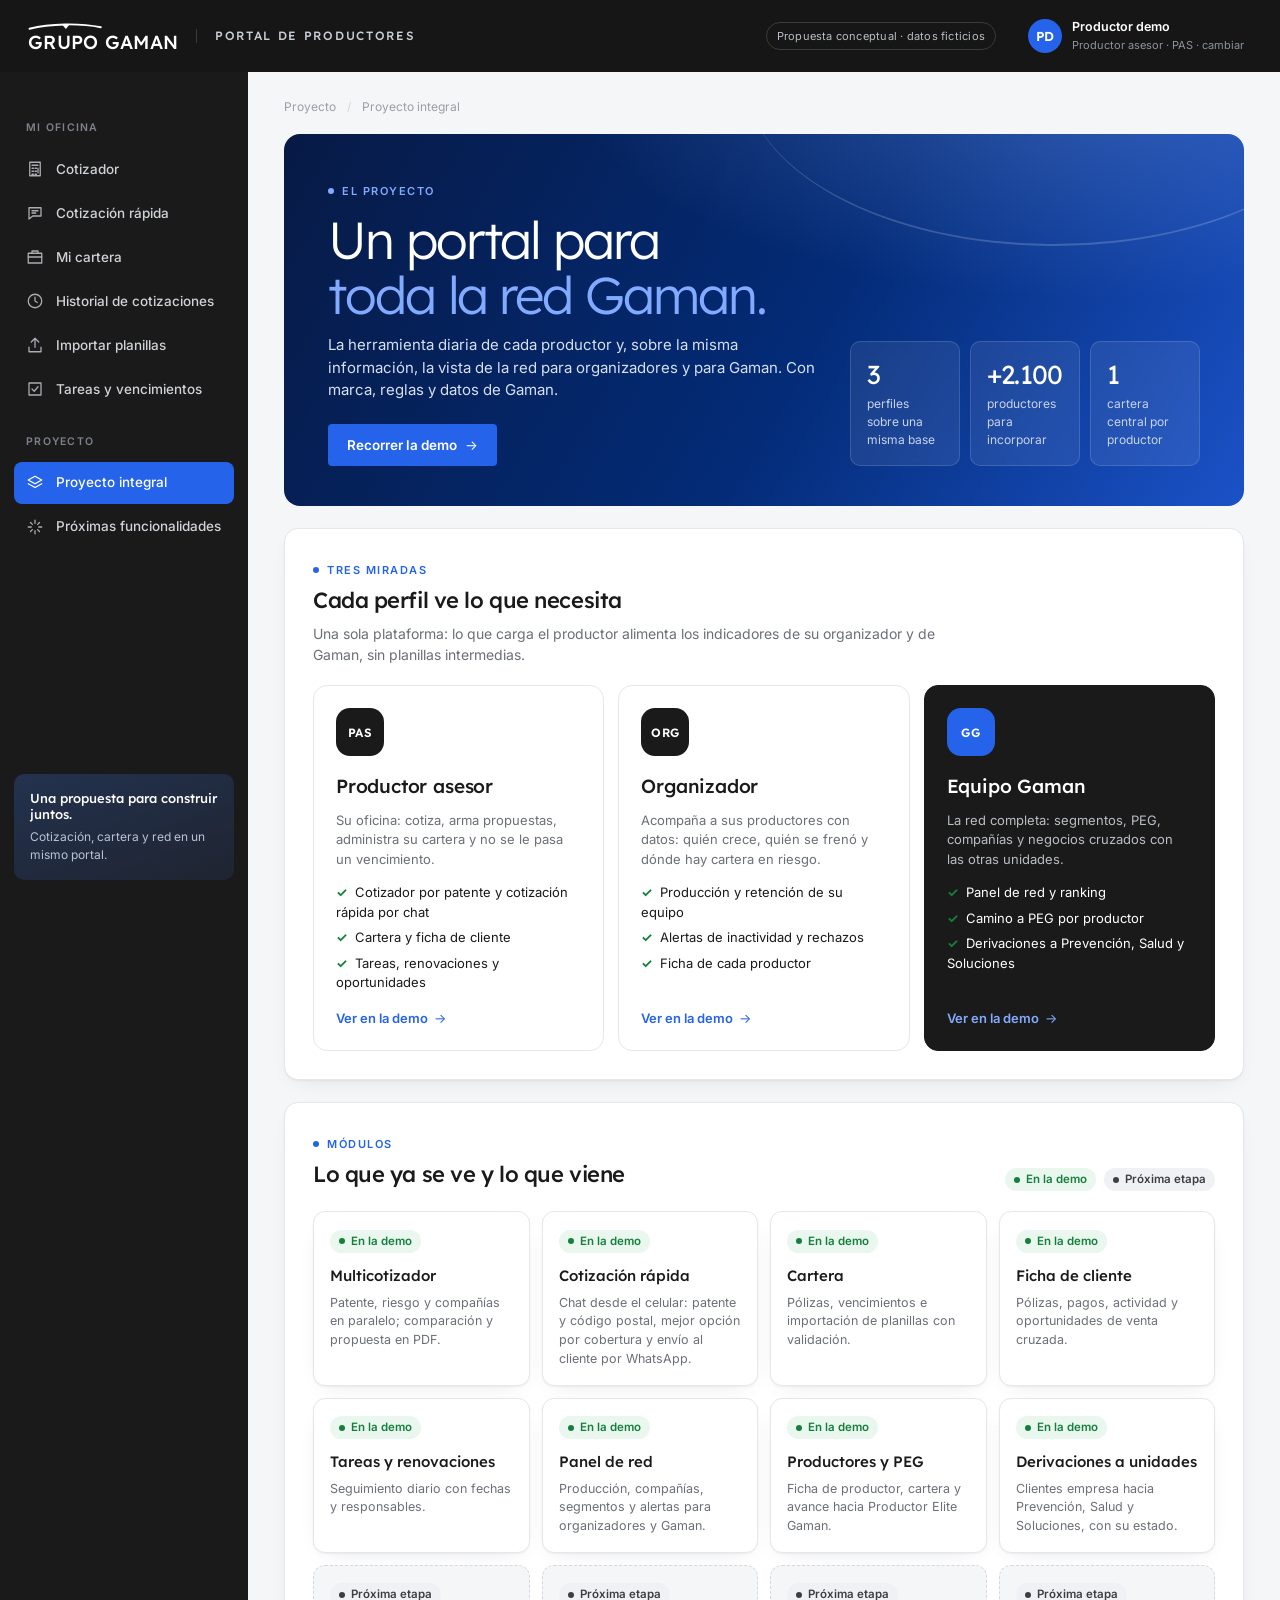
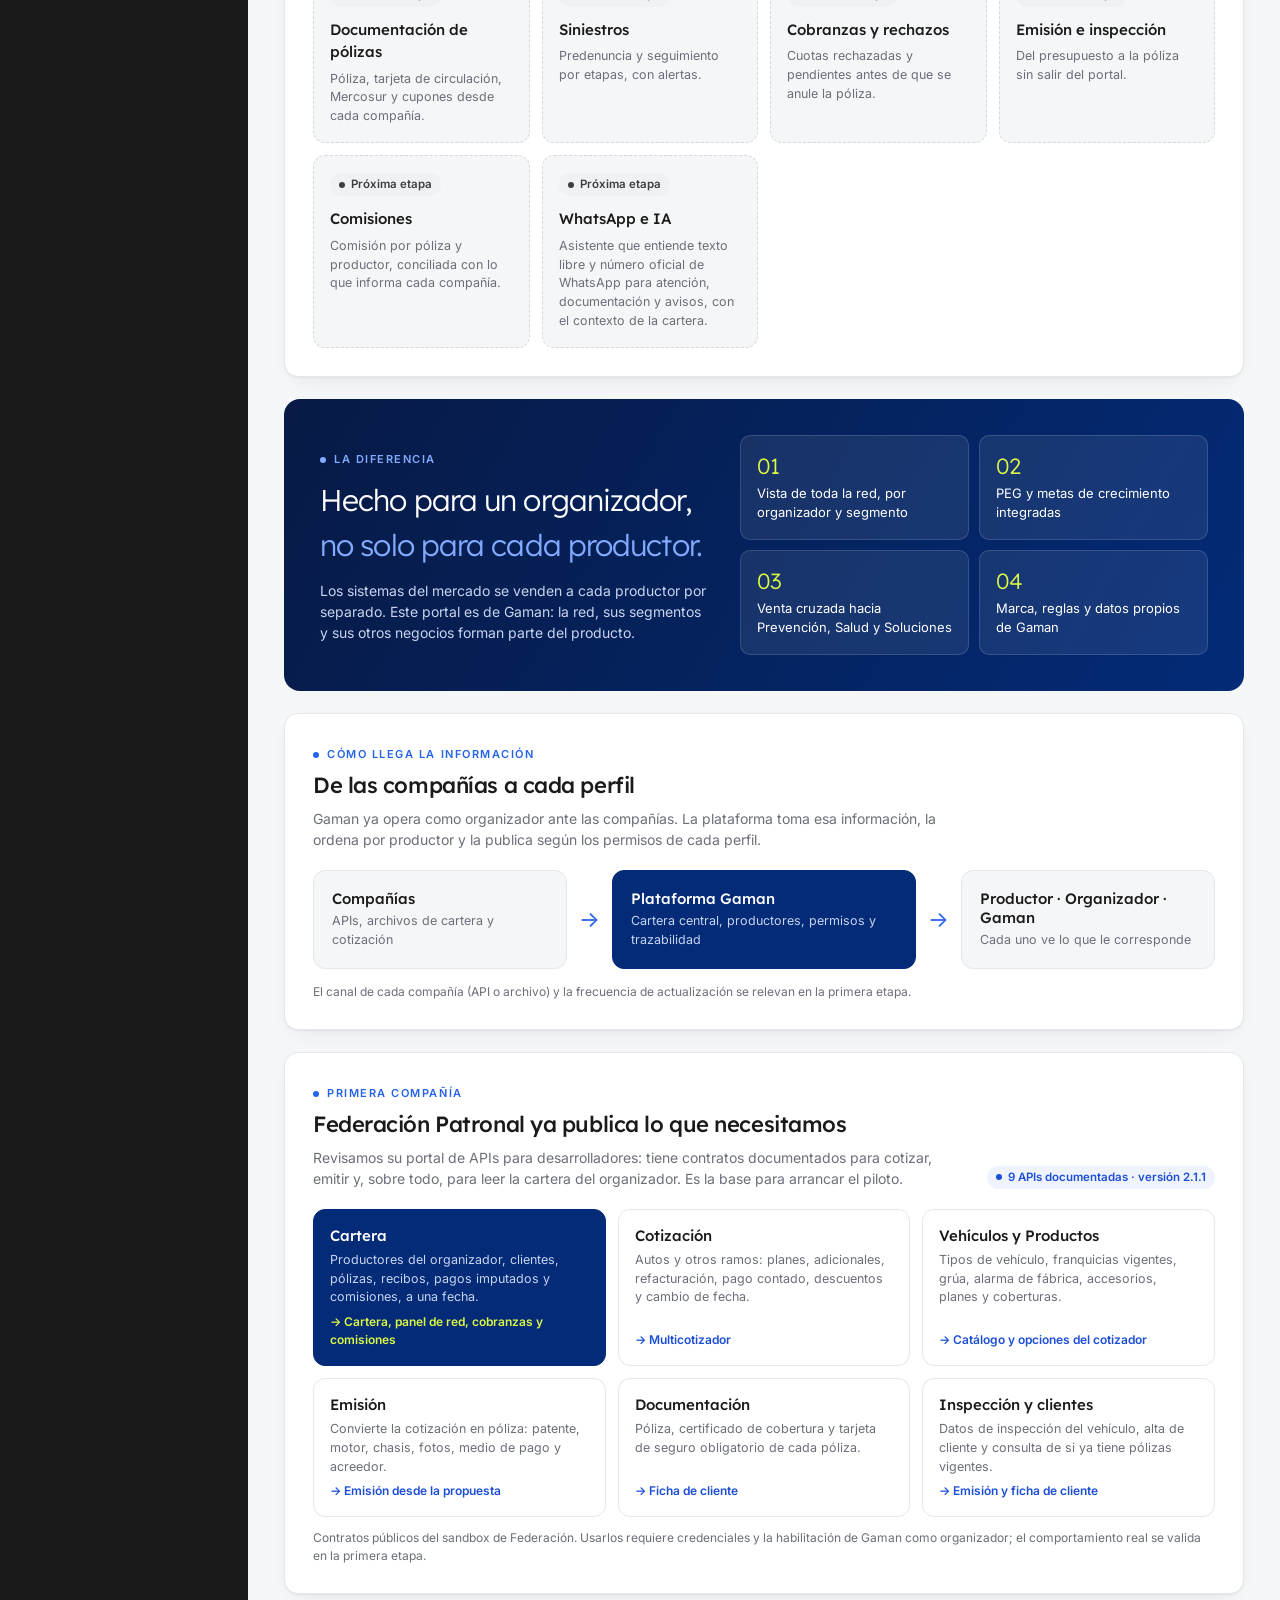
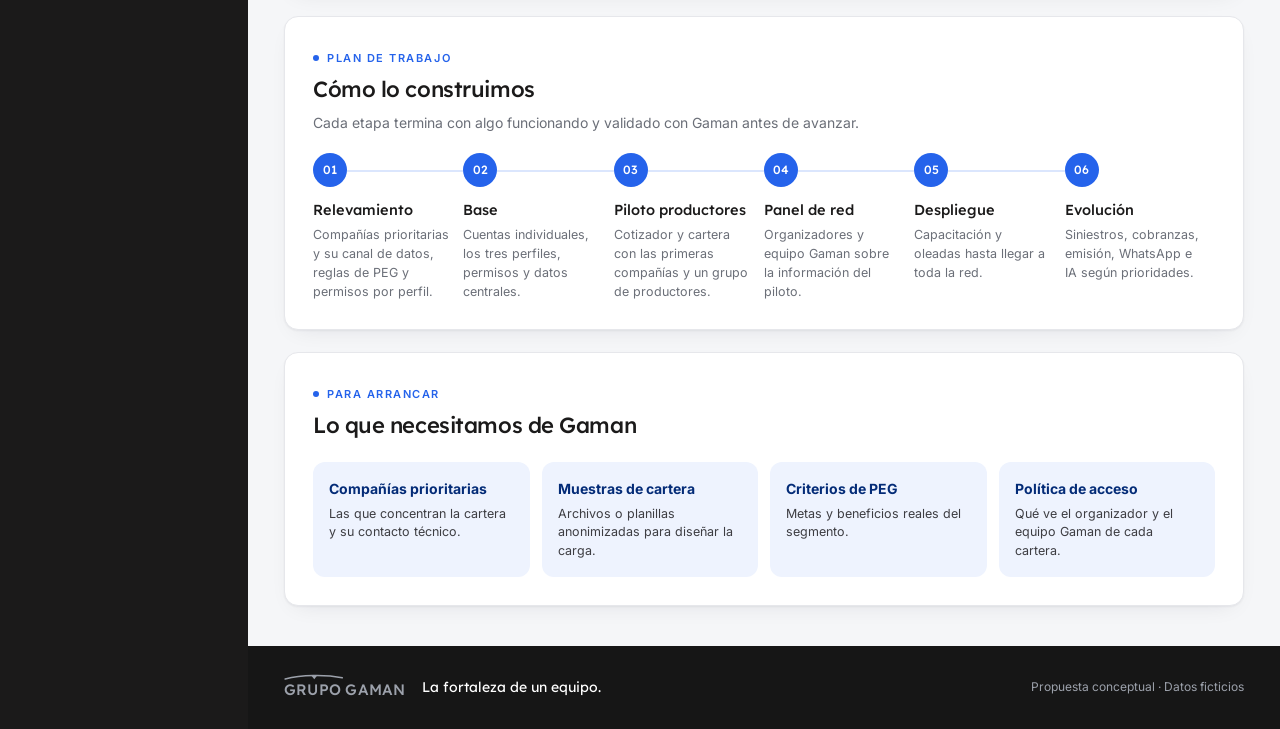
<file: plataforma.html>
<!doctype html><html lang="es"><head><meta charset="utf-8"><meta name="viewport" content="width=device-width,initial-scale=1"><meta name="theme-color" content="#161616"><title>Proyecto integral | Portal de productores Gaman</title><link rel="stylesheet" href="styles.css?v=0585b2505aae"><link rel="manifest" href="manifest.webmanifest"><link rel="apple-touch-icon" href="icons/apple-touch-icon.png"><script src="navigation.js?v=3d419eabbd70" defer></script></head><body>
<header><a class="brand" href="index.html?release=20261110-01" aria-label="Grupo Gaman, inicio"><svg viewBox="0 0 206 44" role="img" aria-label="Grupo Gaman"><path d="M2 12C30 5 70 4 100 10" fill="none" stroke="currentColor" stroke-width="2.6" stroke-linecap="round"/><path d="M47 6.4 52 12.5 57 6.2Z" fill="currentColor"/><text x="0" y="40" fill="currentColor" font-family="Lexend Deca, Inter, sans-serif" font-size="26" font-weight="500" letter-spacing=".4">GRUPO GAMAN</text></svg><span class="brand-product">Portal de productores</span></a><span class="head-tag">Propuesta conceptual · datos ficticios</span><a class="user-chip" href="index.html?release=20261110-01" title="Cambiar perfil"><i>PD</i><span><b>Productor demo</b><small>Cambiar perfil</small></span></a></header><nav class="mobile-navigation" aria-label="Navegación móvil"><p class="aside-label nav-group" data-roles="productor">Mi oficina</p><a class="nav" href="cotizador.html?release=20261110-01" data-roles="productor"><svg viewBox="0 0 24 24" aria-hidden="true"><path d="M5 3h14v18H5z"/><path d="M8 7h8M8 11h2M12 11h2M16 11v6M8 15h2M12 15h2M8 19h2M12 19h2"/></svg>Cotizador</a><a class="nav" href="rapida.html?release=20261110-01" data-roles="productor"><svg viewBox="0 0 24 24" aria-hidden="true"><path d="M4 5h16v11H9l-5 4z"/><path d="M8 9h8M8 12h5"/></svg>Cotización rápida</a><a class="nav" href="cartera.html?release=20261110-01" data-roles="productor"><svg viewBox="0 0 24 24" aria-hidden="true"><path d="M3 7h18v13H3z"/><path d="M8 7V4h8v3M3 12h18"/></svg>Mi cartera</a><a class="nav" href="cotizador.html?release=20261110-01#history" data-roles="productor"><svg viewBox="0 0 24 24" aria-hidden="true"><circle cx="12" cy="12" r="9"/><path d="M12 7v5l3 2"/></svg>Historial de cotizaciones</a><a class="nav" href="cartera.html?release=20261110-01#import" data-roles="productor"><svg viewBox="0 0 24 24" aria-hidden="true"><path d="M12 15V3M7 8l5-5 5 5"/><path d="M4 15v6h16v-6"/></svg>Importar planillas</a><a class="nav" href="cartera.html?release=20261110-01#tasks" data-roles="productor"><svg viewBox="0 0 24 24" aria-hidden="true"><path d="M4 4h16v16H4z"/><path d="m8 12 3 3 5-6"/></svg>Tareas y vencimientos</a><p class="aside-label nav-group" data-roles="organizador gaman">Red Gaman</p><a class="nav" href="red.html?release=20261110-01" data-roles="organizador gaman"><svg viewBox="0 0 24 24" aria-hidden="true"><path d="M4 20V10M10 20V4M16 20v-7M22 20H2"/></svg>Panel de red</a><a class="nav" href="red.html?release=20261110-01#productores" data-roles="organizador gaman"><svg viewBox="0 0 24 24" aria-hidden="true"><circle cx="9" cy="8" r="3.5"/><path d="M2.5 20c.8-3.6 3.3-5.5 6.5-5.5s5.7 1.9 6.5 5.5M16 4.5a3.5 3.5 0 0 1 0 7M18 14.8c1.8.8 3 2.5 3.5 5.2"/></svg>Productores</a><a class="nav" href="red.html?release=20261110-01#derivaciones" data-roles="organizador gaman"><svg viewBox="0 0 24 24" aria-hidden="true"><path d="M4 12h12M12 6l6 6-6 6"/><path d="M20 4v16"/></svg>Derivaciones a unidades</a><p class="aside-label nav-group" data-roles="all">Proyecto</p><a class="nav selected" href="plataforma.html?release=20261110-01" data-roles="all" aria-current="page"><svg viewBox="0 0 24 24" aria-hidden="true"><path d="m12 3 9 5-9 5-9-5z"/><path d="m3 13 9 5 9-5"/></svg>Proyecto integral</a><a class="nav" href="cotizador.html?release=20261110-01#ideas" data-roles="all"><svg viewBox="0 0 24 24" aria-hidden="true"><path d="M12 3v4M12 17v4M3 12h4M17 12h4M6 6l2.5 2.5M15.5 15.5 18 18M18 6l-2.5 2.5M8.5 15.5 6 18"/></svg>Próximas funcionalidades</a></nav>
<div class="shell"><aside><nav aria-label="Navegación principal"><p class="aside-label nav-group" data-roles="productor">Mi oficina</p><a class="nav" href="cotizador.html?release=20261110-01" data-roles="productor"><svg viewBox="0 0 24 24" aria-hidden="true"><path d="M5 3h14v18H5z"/><path d="M8 7h8M8 11h2M12 11h2M16 11v6M8 15h2M12 15h2M8 19h2M12 19h2"/></svg>Cotizador</a><a class="nav" href="rapida.html?release=20261110-01" data-roles="productor"><svg viewBox="0 0 24 24" aria-hidden="true"><path d="M4 5h16v11H9l-5 4z"/><path d="M8 9h8M8 12h5"/></svg>Cotización rápida</a><a class="nav" href="cartera.html?release=20261110-01" data-roles="productor"><svg viewBox="0 0 24 24" aria-hidden="true"><path d="M3 7h18v13H3z"/><path d="M8 7V4h8v3M3 12h18"/></svg>Mi cartera</a><a class="nav" href="cotizador.html?release=20261110-01#history" data-roles="productor"><svg viewBox="0 0 24 24" aria-hidden="true"><circle cx="12" cy="12" r="9"/><path d="M12 7v5l3 2"/></svg>Historial de cotizaciones</a><a class="nav" href="cartera.html?release=20261110-01#import" data-roles="productor"><svg viewBox="0 0 24 24" aria-hidden="true"><path d="M12 15V3M7 8l5-5 5 5"/><path d="M4 15v6h16v-6"/></svg>Importar planillas</a><a class="nav" href="cartera.html?release=20261110-01#tasks" data-roles="productor"><svg viewBox="0 0 24 24" aria-hidden="true"><path d="M4 4h16v16H4z"/><path d="m8 12 3 3 5-6"/></svg>Tareas y vencimientos</a><p class="aside-label nav-group" data-roles="organizador gaman">Red Gaman</p><a class="nav" href="red.html?release=20261110-01" data-roles="organizador gaman"><svg viewBox="0 0 24 24" aria-hidden="true"><path d="M4 20V10M10 20V4M16 20v-7M22 20H2"/></svg>Panel de red</a><a class="nav" href="red.html?release=20261110-01#productores" data-roles="organizador gaman"><svg viewBox="0 0 24 24" aria-hidden="true"><circle cx="9" cy="8" r="3.5"/><path d="M2.5 20c.8-3.6 3.3-5.5 6.5-5.5s5.7 1.9 6.5 5.5M16 4.5a3.5 3.5 0 0 1 0 7M18 14.8c1.8.8 3 2.5 3.5 5.2"/></svg>Productores</a><a class="nav" href="red.html?release=20261110-01#derivaciones" data-roles="organizador gaman"><svg viewBox="0 0 24 24" aria-hidden="true"><path d="M4 12h12M12 6l6 6-6 6"/><path d="M20 4v16"/></svg>Derivaciones a unidades</a><p class="aside-label nav-group" data-roles="all">Proyecto</p><a class="nav selected" href="plataforma.html?release=20261110-01" data-roles="all" aria-current="page"><svg viewBox="0 0 24 24" aria-hidden="true"><path d="m12 3 9 5-9 5-9-5z"/><path d="m3 13 9 5 9-5"/></svg>Proyecto integral</a><a class="nav" href="cotizador.html?release=20261110-01#ideas" data-roles="all"><svg viewBox="0 0 24 24" aria-hidden="true"><path d="M12 3v4M12 17v4M3 12h4M17 12h4M6 6l2.5 2.5M15.5 15.5 18 18M18 6l-2.5 2.5M8.5 15.5 6 18"/></svg>Próximas funcionalidades</a></nav><div class="aside-note"><b>Una propuesta para construir juntos.</b><p>Cotización, cartera y red en un mismo portal.</p></div></aside><main>
<div class="crumb">Proyecto <span>/</span> Proyecto integral</div>
<section class="hero"><div><span class="eyebrow light"><i></i>El proyecto</span><h1>Un portal para<br><em>toda la red Gaman.</em></h1><p>La herramienta diaria de cada productor y, sobre la misma información, la vista de la red para organizadores y para Gaman. Con marca, reglas y datos de Gaman.</p><div class="hero-actions"><a class="btn arrow" href="index.html?release=20261110-01">Recorrer la demo</a></div></div><ul class="hero-stats"><li><b>3</b><span>perfiles sobre una misma base</span></li><li><b>+2.100</b><span>productores para incorporar</span></li><li><b>1</b><span>cartera central por productor</span></li></ul></section>

<section class="panel"><div class="panel-head"><div><span class="eyebrow"><i></i>Tres miradas</span><h2>Cada perfil ve lo que necesita</h2><p>Una sola plataforma: lo que carga el productor alimenta los indicadores de su organizador y de Gaman, sin planillas intermedias.</p></div></div>
<div class="roles-3">
<div class="role-card"><span class="profile-icon">PAS</span><h3>Productor asesor</h3><p>Su oficina: cotiza, arma propuestas, administra su cartera y no se le pasa un vencimiento.</p><ul><li>Cotizador por patente y cotización rápida por chat</li><li>Cartera y ficha de cliente</li><li>Tareas, renovaciones y oportunidades</li></ul><a class="arrow" href="cotizador.html?perfil=productor&release=20261110-01">Ver en la demo</a></div>
<div class="role-card"><span class="profile-icon">ORG</span><h3>Organizador</h3><p>Acompaña a sus productores con datos: quién crece, quién se frenó y dónde hay cartera en riesgo.</p><ul><li>Producción y retención de su equipo</li><li>Alertas de inactividad y rechazos</li><li>Ficha de cada productor</li></ul><a class="arrow" href="red.html?perfil=organizador&release=20261110-01">Ver en la demo</a></div>
<div class="role-card primary"><span class="profile-icon gaman">GG</span><h3>Equipo Gaman</h3><p>La red completa: segmentos, PEG, compañías y negocios cruzados con las otras unidades.</p><ul><li>Panel de red y ranking</li><li>Camino a PEG por productor</li><li>Derivaciones a Prevención, Salud y Soluciones</li></ul><a class="arrow" href="red.html?perfil=gaman&release=20261110-01">Ver en la demo</a></div>
</div></section>

<section class="panel"><div class="panel-head"><div><span class="eyebrow"><i></i>Módulos</span><h2>Lo que ya se ve y lo que viene</h2></div><div class="legend"><span class="badge ok">En la demo</span><span class="badge neutral">Próxima etapa</span></div></div>
<div class="modules">
<div class="module live"><span class="badge ok">En la demo</span><h3>Multicotizador</h3><p>Patente, riesgo y compañías en paralelo; comparación y propuesta en PDF.</p></div><div class="module live"><span class="badge ok">En la demo</span><h3>Cotización rápida</h3><p>Chat desde el celular: patente y código postal, mejor opción por cobertura y envío al cliente por WhatsApp.</p></div>
<div class="module live"><span class="badge ok">En la demo</span><h3>Cartera</h3><p>Pólizas, vencimientos e importación de planillas con validación.</p></div>
<div class="module live"><span class="badge ok">En la demo</span><h3>Ficha de cliente</h3><p>Pólizas, pagos, actividad y oportunidades de venta cruzada.</p></div>
<div class="module live"><span class="badge ok">En la demo</span><h3>Tareas y renovaciones</h3><p>Seguimiento diario con fechas y responsables.</p></div>
<div class="module live"><span class="badge ok">En la demo</span><h3>Panel de red</h3><p>Producción, compañías, segmentos y alertas para organizadores y Gaman.</p></div>
<div class="module live"><span class="badge ok">En la demo</span><h3>Productores y PEG</h3><p>Ficha de productor, cartera y avance hacia Productor Elite Gaman.</p></div>
<div class="module live"><span class="badge ok">En la demo</span><h3>Derivaciones a unidades</h3><p>Clientes empresa hacia Prevención, Salud y Soluciones, con su estado.</p></div>
<div class="module"><span class="badge neutral">Próxima etapa</span><h3>Documentación de pólizas</h3><p>Póliza, tarjeta de circulación, Mercosur y cupones desde cada compañía.</p></div>
<div class="module"><span class="badge neutral">Próxima etapa</span><h3>Siniestros</h3><p>Predenuncia y seguimiento por etapas, con alertas.</p></div>
<div class="module"><span class="badge neutral">Próxima etapa</span><h3>Cobranzas y rechazos</h3><p>Cuotas rechazadas y pendientes antes de que se anule la póliza.</p></div>
<div class="module"><span class="badge neutral">Próxima etapa</span><h3>Emisión e inspección</h3><p>Del presupuesto a la póliza sin salir del portal.</p></div>
<div class="module"><span class="badge neutral">Próxima etapa</span><h3>Comisiones</h3><p>Comisión por póliza y productor, conciliada con lo que informa cada compañía.</p></div><div class="module"><span class="badge neutral">Próxima etapa</span><h3>WhatsApp e IA</h3><p>Asistente que entiende texto libre y número oficial de WhatsApp para atención, documentación y avisos, con el contexto de la cartera.</p></div>
</div></section>

<section class="band"><div><span class="eyebrow light"><i></i>La diferencia</span><h2>Hecho para un organizador,<br><em>no solo para cada productor.</em></h2><p>Los sistemas del mercado se venden a cada productor por separado. Este portal es de Gaman: la red, sus segmentos y sus otros negocios forman parte del producto.</p></div><div class="pillars"><div><span>01</span><p>Vista de toda la red, por organizador y segmento</p></div><div><span>02</span><p>PEG y metas de crecimiento integradas</p></div><div><span>03</span><p>Venta cruzada hacia Prevención, Salud y Soluciones</p></div><div><span>04</span><p>Marca, reglas y datos propios de Gaman</p></div></div></section>

<section class="panel"><div class="panel-head"><div><span class="eyebrow"><i></i>Cómo llega la información</span><h2>De las compañías a cada perfil</h2><p>Gaman ya opera como organizador ante las compañías. La plataforma toma esa información, la ordena por productor y la publica según los permisos de cada perfil.</p></div></div>
<div class="flow"><div class="flow-step"><b>Compañías</b><small>APIs, archivos de cartera y cotización</small></div><span class="flow-arrow">→</span><div class="flow-step core"><b>Plataforma Gaman</b><small>Cartera central, productores, permisos y trazabilidad</small></div><span class="flow-arrow">→</span><div class="flow-step"><b>Productor · Organizador · Gaman</b><small>Cada uno ve lo que le corresponde</small></div></div>
<p class="disclaimer">El canal de cada compañía (API o archivo) y la frecuencia de actualización se relevan en la primera etapa.</p></section>

<section class="panel" id="federacion"><div class="panel-head"><div><span class="eyebrow"><i></i>Primera compañía</span><h2>Federación Patronal ya publica lo que necesitamos</h2><p>Revisamos su portal de APIs para desarrolladores: tiene contratos documentados para cotizar, emitir y, sobre todo, para leer la cartera del organizador. Es la base para arrancar el piloto.</p></div><span class="badge info">9 APIs documentadas · versión 2.1.1</span></div><div class="apis"><div class="api key"><b>Cartera</b><p>Productores del organizador, clientes, pólizas, recibos, pagos imputados y comisiones, a una fecha.</p><span>→ Cartera, panel de red, cobranzas y comisiones</span></div><div class="api"><b>Cotización</b><p>Autos y otros ramos: planes, adicionales, refacturación, pago contado, descuentos y cambio de fecha.</p><span>→ Multicotizador</span></div><div class="api"><b>Vehículos y Productos</b><p>Tipos de vehículo, franquicias vigentes, grúa, alarma de fábrica, accesorios, planes y coberturas.</p><span>→ Catálogo y opciones del cotizador</span></div><div class="api"><b>Emisión</b><p>Convierte la cotización en póliza: patente, motor, chasis, fotos, medio de pago y acreedor.</p><span>→ Emisión desde la propuesta</span></div><div class="api"><b>Documentación</b><p>Póliza, certificado de cobertura y tarjeta de seguro obligatorio de cada póliza.</p><span>→ Ficha de cliente</span></div><div class="api"><b>Inspección y clientes</b><p>Datos de inspección del vehículo, alta de cliente y consulta de si ya tiene pólizas vigentes.</p><span>→ Emisión y ficha de cliente</span></div></div><p class="disclaimer">Contratos públicos del sandbox de Federación. Usarlos requiere credenciales y la habilitación de Gaman como organizador; el comportamiento real se valida en la primera etapa.</p></section><section class="panel"><div class="panel-head"><div><span class="eyebrow"><i></i>Plan de trabajo</span><h2>Cómo lo construimos</h2><p>Cada etapa termina con algo funcionando y validado con Gaman antes de avanzar.</p></div></div><ol class="timeline"><li><h3>Relevamiento</h3><p>Compañías prioritarias y su canal de datos, reglas de PEG y permisos por perfil.</p></li><li><h3>Base</h3><p>Cuentas individuales, los tres perfiles, permisos y datos centrales.</p></li><li><h3>Piloto productores</h3><p>Cotizador y cartera con las primeras compañías y un grupo de productores.</p></li><li><h3>Panel de red</h3><p>Organizadores y equipo Gaman sobre la información del piloto.</p></li><li><h3>Despliegue</h3><p>Capacitación y oleadas hasta llegar a toda la red.</p></li><li><h3>Evolución</h3><p>Siniestros, cobranzas, emisión, WhatsApp e IA según prioridades.</p></li></ol></section>

<section class="panel"><div class="panel-head"><div><span class="eyebrow"><i></i>Para arrancar</span><h2>Lo que necesitamos de Gaman</h2></div></div><div class="needs"><div><b>Compañías prioritarias</b><p>Las que concentran la cartera y su contacto técnico.</p></div><div><b>Muestras de cartera</b><p>Archivos o planillas anonimizadas para diseñar la carga.</p></div><div><b>Criterios de PEG</b><p>Metas y beneficios reales del segmento.</p></div><div><b>Política de acceso</b><p>Qué ve el organizador y el equipo Gaman de cada cartera.</p></div></div></section>
<footer><div class="logo-slot"><svg viewBox="0 0 206 44" role="img" aria-label="Grupo Gaman"><path d="M2 12C30 5 70 4 100 10" fill="none" stroke="currentColor" stroke-width="2.6" stroke-linecap="round"/><path d="M47 6.4 52 12.5 57 6.2Z" fill="currentColor"/><text x="0" y="40" fill="currentColor" font-family="Lexend Deca, Inter, sans-serif" font-size="26" font-weight="500" letter-spacing=".4">GRUPO GAMAN</text></svg></div><span class="tagline">La fortaleza de un equipo.</span><span class="legal">Propuesta conceptual · Datos ficticios</span></footer></main></div></body></html>
</file>
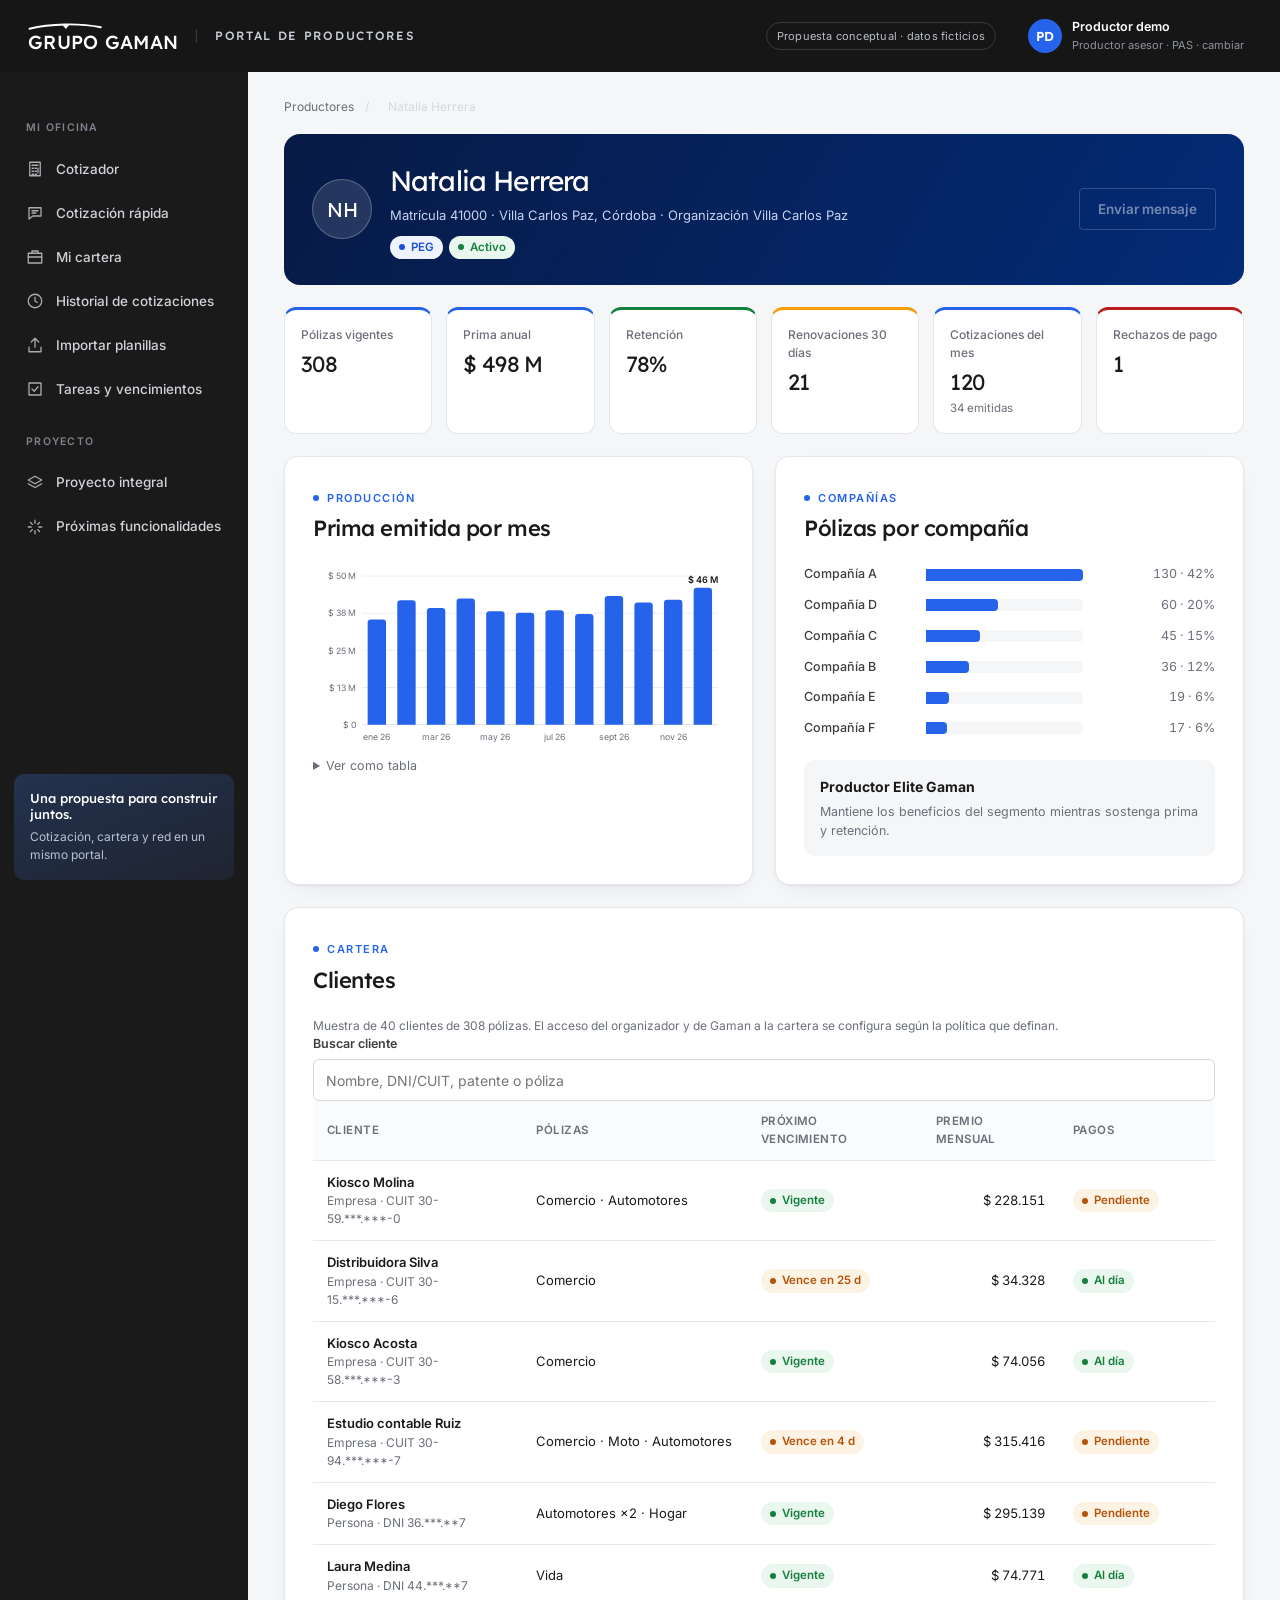
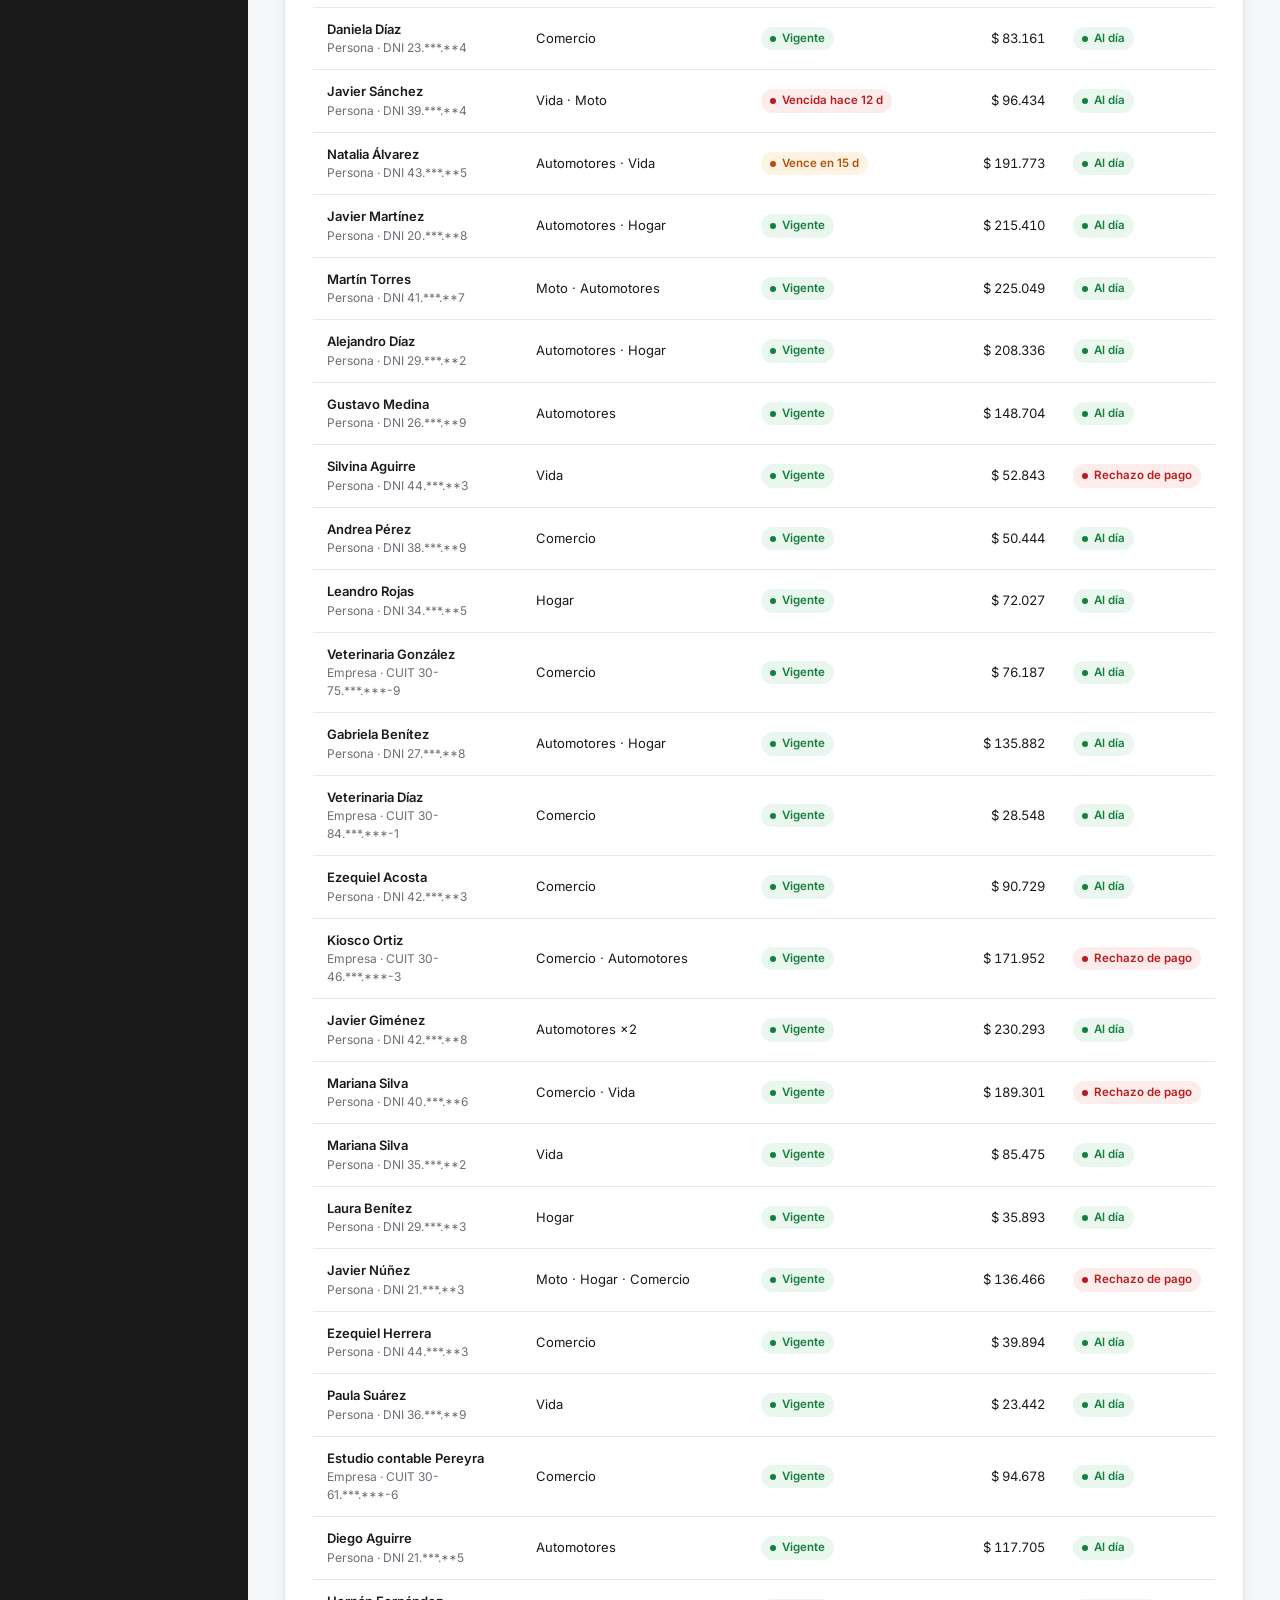
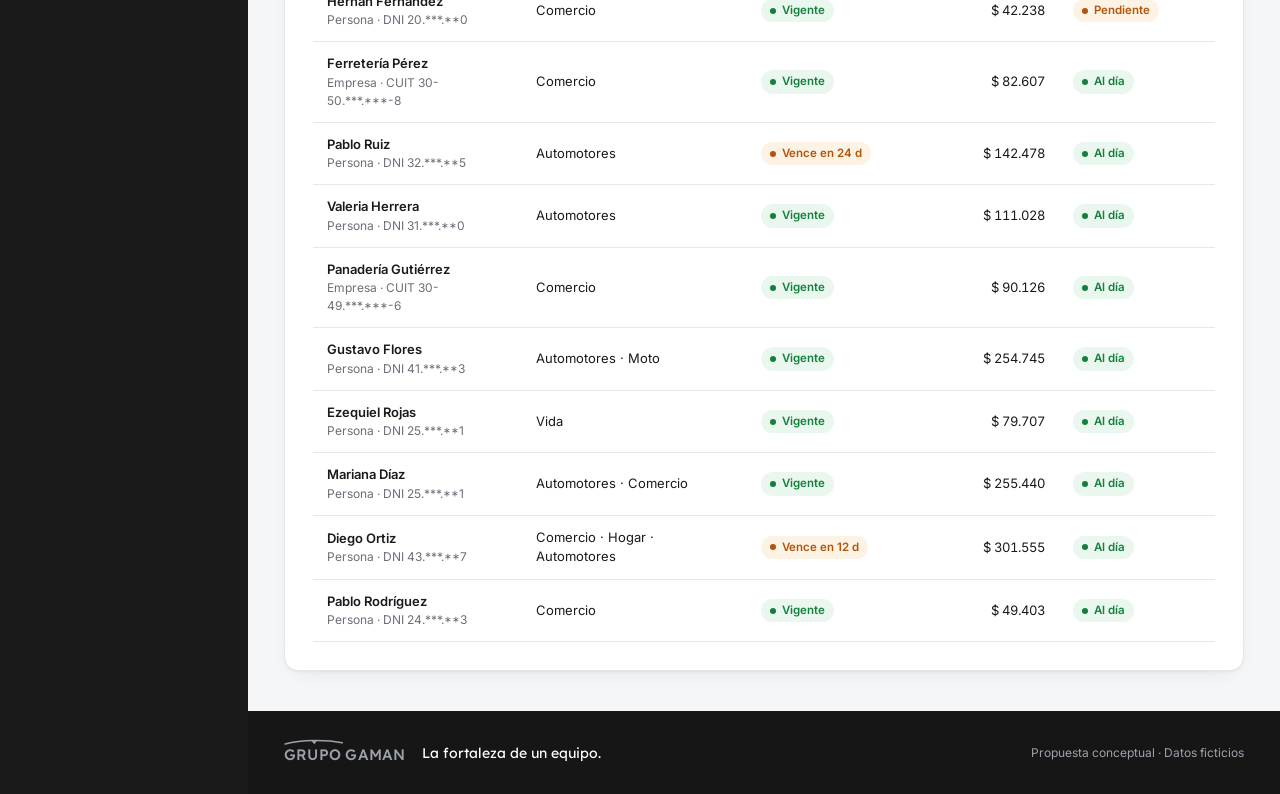
<file: productor.html>
<!doctype html><html lang="es"><head><meta charset="utf-8"><meta name="viewport" content="width=device-width,initial-scale=1"><meta name="theme-color" content="#161616"><title>Ficha de productor | Portal Gaman</title><link rel="stylesheet" href="styles.css?v=0585b2505aae"><link rel="manifest" href="manifest.webmanifest"><link rel="apple-touch-icon" href="icons/apple-touch-icon.png"><script src="navigation.js?v=3d419eabbd70" defer></script></head><body>
<header><a class="brand" href="index.html?release=20261110-01" aria-label="Grupo Gaman, inicio"><svg viewBox="0 0 206 44" role="img" aria-label="Grupo Gaman"><path d="M2 12C30 5 70 4 100 10" fill="none" stroke="currentColor" stroke-width="2.6" stroke-linecap="round"/><path d="M47 6.4 52 12.5 57 6.2Z" fill="currentColor"/><text x="0" y="40" fill="currentColor" font-family="Lexend Deca, Inter, sans-serif" font-size="26" font-weight="500" letter-spacing=".4">GRUPO GAMAN</text></svg><span class="brand-product">Portal de productores</span></a><span class="head-tag">Propuesta conceptual · datos ficticios</span><a class="user-chip" href="index.html?release=20261110-01" title="Cambiar perfil"><i>PD</i><span><b>Productor demo</b><small>Cambiar perfil</small></span></a></header><nav class="mobile-navigation" aria-label="Navegación móvil"><p class="aside-label nav-group" data-roles="productor">Mi oficina</p><a class="nav" href="cotizador.html?release=20261110-01" data-roles="productor"><svg viewBox="0 0 24 24" aria-hidden="true"><path d="M5 3h14v18H5z"/><path d="M8 7h8M8 11h2M12 11h2M16 11v6M8 15h2M12 15h2M8 19h2M12 19h2"/></svg>Cotizador</a><a class="nav" href="rapida.html?release=20261110-01" data-roles="productor"><svg viewBox="0 0 24 24" aria-hidden="true"><path d="M4 5h16v11H9l-5 4z"/><path d="M8 9h8M8 12h5"/></svg>Cotización rápida</a><a class="nav" href="cartera.html?release=20261110-01" data-roles="productor"><svg viewBox="0 0 24 24" aria-hidden="true"><path d="M3 7h18v13H3z"/><path d="M8 7V4h8v3M3 12h18"/></svg>Mi cartera</a><a class="nav" href="cotizador.html?release=20261110-01#history" data-roles="productor"><svg viewBox="0 0 24 24" aria-hidden="true"><circle cx="12" cy="12" r="9"/><path d="M12 7v5l3 2"/></svg>Historial de cotizaciones</a><a class="nav" href="cartera.html?release=20261110-01#import" data-roles="productor"><svg viewBox="0 0 24 24" aria-hidden="true"><path d="M12 15V3M7 8l5-5 5 5"/><path d="M4 15v6h16v-6"/></svg>Importar planillas</a><a class="nav" href="cartera.html?release=20261110-01#tasks" data-roles="productor"><svg viewBox="0 0 24 24" aria-hidden="true"><path d="M4 4h16v16H4z"/><path d="m8 12 3 3 5-6"/></svg>Tareas y vencimientos</a><p class="aside-label nav-group" data-roles="organizador gaman">Red Gaman</p><a class="nav" href="red.html?release=20261110-01" data-roles="organizador gaman"><svg viewBox="0 0 24 24" aria-hidden="true"><path d="M4 20V10M10 20V4M16 20v-7M22 20H2"/></svg>Panel de red</a><a class="nav selected" href="red.html?release=20261110-01#productores" data-roles="organizador gaman" aria-current="page"><svg viewBox="0 0 24 24" aria-hidden="true"><circle cx="9" cy="8" r="3.5"/><path d="M2.5 20c.8-3.6 3.3-5.5 6.5-5.5s5.7 1.9 6.5 5.5M16 4.5a3.5 3.5 0 0 1 0 7M18 14.8c1.8.8 3 2.5 3.5 5.2"/></svg>Productores</a><a class="nav" href="red.html?release=20261110-01#derivaciones" data-roles="organizador gaman"><svg viewBox="0 0 24 24" aria-hidden="true"><path d="M4 12h12M12 6l6 6-6 6"/><path d="M20 4v16"/></svg>Derivaciones a unidades</a><p class="aside-label nav-group" data-roles="all">Proyecto</p><a class="nav" href="plataforma.html?release=20261110-01" data-roles="all"><svg viewBox="0 0 24 24" aria-hidden="true"><path d="m12 3 9 5-9 5-9-5z"/><path d="m3 13 9 5 9-5"/></svg>Proyecto integral</a><a class="nav" href="cotizador.html?release=20261110-01#ideas" data-roles="all"><svg viewBox="0 0 24 24" aria-hidden="true"><path d="M12 3v4M12 17v4M3 12h4M17 12h4M6 6l2.5 2.5M15.5 15.5 18 18M18 6l-2.5 2.5M8.5 15.5 6 18"/></svg>Próximas funcionalidades</a></nav>
<div class="shell"><aside><nav aria-label="Navegación principal"><p class="aside-label nav-group" data-roles="productor">Mi oficina</p><a class="nav" href="cotizador.html?release=20261110-01" data-roles="productor"><svg viewBox="0 0 24 24" aria-hidden="true"><path d="M5 3h14v18H5z"/><path d="M8 7h8M8 11h2M12 11h2M16 11v6M8 15h2M12 15h2M8 19h2M12 19h2"/></svg>Cotizador</a><a class="nav" href="rapida.html?release=20261110-01" data-roles="productor"><svg viewBox="0 0 24 24" aria-hidden="true"><path d="M4 5h16v11H9l-5 4z"/><path d="M8 9h8M8 12h5"/></svg>Cotización rápida</a><a class="nav" href="cartera.html?release=20261110-01" data-roles="productor"><svg viewBox="0 0 24 24" aria-hidden="true"><path d="M3 7h18v13H3z"/><path d="M8 7V4h8v3M3 12h18"/></svg>Mi cartera</a><a class="nav" href="cotizador.html?release=20261110-01#history" data-roles="productor"><svg viewBox="0 0 24 24" aria-hidden="true"><circle cx="12" cy="12" r="9"/><path d="M12 7v5l3 2"/></svg>Historial de cotizaciones</a><a class="nav" href="cartera.html?release=20261110-01#import" data-roles="productor"><svg viewBox="0 0 24 24" aria-hidden="true"><path d="M12 15V3M7 8l5-5 5 5"/><path d="M4 15v6h16v-6"/></svg>Importar planillas</a><a class="nav" href="cartera.html?release=20261110-01#tasks" data-roles="productor"><svg viewBox="0 0 24 24" aria-hidden="true"><path d="M4 4h16v16H4z"/><path d="m8 12 3 3 5-6"/></svg>Tareas y vencimientos</a><p class="aside-label nav-group" data-roles="organizador gaman">Red Gaman</p><a class="nav" href="red.html?release=20261110-01" data-roles="organizador gaman"><svg viewBox="0 0 24 24" aria-hidden="true"><path d="M4 20V10M10 20V4M16 20v-7M22 20H2"/></svg>Panel de red</a><a class="nav selected" href="red.html?release=20261110-01#productores" data-roles="organizador gaman" aria-current="page"><svg viewBox="0 0 24 24" aria-hidden="true"><circle cx="9" cy="8" r="3.5"/><path d="M2.5 20c.8-3.6 3.3-5.5 6.5-5.5s5.7 1.9 6.5 5.5M16 4.5a3.5 3.5 0 0 1 0 7M18 14.8c1.8.8 3 2.5 3.5 5.2"/></svg>Productores</a><a class="nav" href="red.html?release=20261110-01#derivaciones" data-roles="organizador gaman"><svg viewBox="0 0 24 24" aria-hidden="true"><path d="M4 12h12M12 6l6 6-6 6"/><path d="M20 4v16"/></svg>Derivaciones a unidades</a><p class="aside-label nav-group" data-roles="all">Proyecto</p><a class="nav" href="plataforma.html?release=20261110-01" data-roles="all"><svg viewBox="0 0 24 24" aria-hidden="true"><path d="m12 3 9 5-9 5-9-5z"/><path d="m3 13 9 5 9-5"/></svg>Proyecto integral</a><a class="nav" href="cotizador.html?release=20261110-01#ideas" data-roles="all"><svg viewBox="0 0 24 24" aria-hidden="true"><path d="M12 3v4M12 17v4M3 12h4M17 12h4M6 6l2.5 2.5M15.5 15.5 18 18M18 6l-2.5 2.5M8.5 15.5 6 18"/></svg>Próximas funcionalidades</a></nav><div class="aside-note"><b>Una propuesta para construir juntos.</b><p>Cotización, cartera y red en un mismo portal.</p></div></aside><main>
<div class="crumb"><a href="red.html?release=20261110-01#productores">Productores</a> <span>/</span> <span id="crumb-name">Ficha</span></div>
<p id="message" role="status"></p>
<div id="content"></div>
<footer><div class="logo-slot"><svg viewBox="0 0 206 44" role="img" aria-label="Grupo Gaman"><path d="M2 12C30 5 70 4 100 10" fill="none" stroke="currentColor" stroke-width="2.6" stroke-linecap="round"/><path d="M47 6.4 52 12.5 57 6.2Z" fill="currentColor"/><text x="0" y="40" fill="currentColor" font-family="Lexend Deca, Inter, sans-serif" font-size="26" font-weight="500" letter-spacing=".4">GRUPO GAMAN</text></svg></div><span class="tagline">La fortaleza de un equipo.</span><span class="legal">Propuesta conceptual · Datos ficticios</span></footer></main></div><script type="module" src="productor.js?v=301540e8fc52"></script></body></html>
</file>
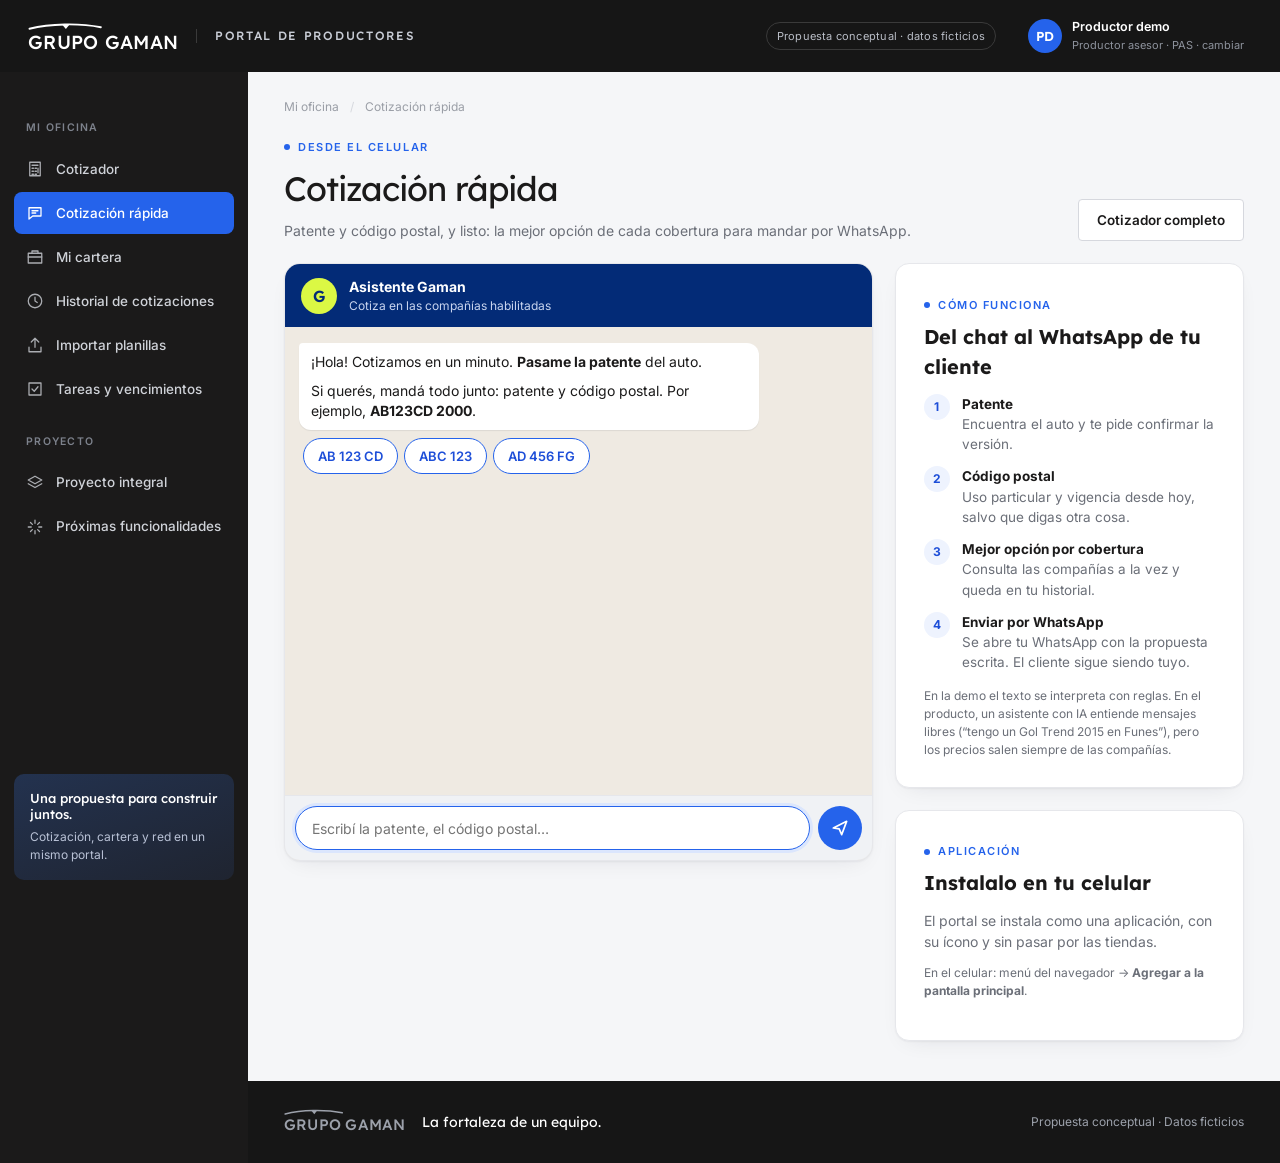
<file: rapida.html>
<!doctype html><html lang="es"><head><meta charset="utf-8"><meta name="viewport" content="width=device-width,initial-scale=1"><meta name="theme-color" content="#161616"><title>Cotización rápida | Portal Gaman</title><link rel="stylesheet" href="styles.css?v=0585b2505aae"><link rel="manifest" href="manifest.webmanifest"><link rel="apple-touch-icon" href="icons/apple-touch-icon.png"><script src="navigation.js?v=3d419eabbd70" defer></script></head><body>
<header><a class="brand" href="index.html?release=20261110-01" aria-label="Grupo Gaman, inicio"><svg viewBox="0 0 206 44" role="img" aria-label="Grupo Gaman"><path d="M2 12C30 5 70 4 100 10" fill="none" stroke="currentColor" stroke-width="2.6" stroke-linecap="round"/><path d="M47 6.4 52 12.5 57 6.2Z" fill="currentColor"/><text x="0" y="40" fill="currentColor" font-family="Lexend Deca, Inter, sans-serif" font-size="26" font-weight="500" letter-spacing=".4">GRUPO GAMAN</text></svg><span class="brand-product">Portal de productores</span></a><span class="head-tag">Propuesta conceptual · datos ficticios</span><a class="user-chip" href="index.html?release=20261110-01" title="Cambiar perfil"><i>PD</i><span><b>Productor demo</b><small>Cambiar perfil</small></span></a></header><nav class="mobile-navigation" aria-label="Navegación móvil"><p class="aside-label nav-group" data-roles="productor">Mi oficina</p><a class="nav" href="cotizador.html?release=20261110-01" data-roles="productor"><svg viewBox="0 0 24 24" aria-hidden="true"><path d="M5 3h14v18H5z"/><path d="M8 7h8M8 11h2M12 11h2M16 11v6M8 15h2M12 15h2M8 19h2M12 19h2"/></svg>Cotizador</a><a class="nav selected" href="rapida.html?release=20261110-01" data-roles="productor" aria-current="page"><svg viewBox="0 0 24 24" aria-hidden="true"><path d="M4 5h16v11H9l-5 4z"/><path d="M8 9h8M8 12h5"/></svg>Cotización rápida</a><a class="nav" href="cartera.html?release=20261110-01" data-roles="productor"><svg viewBox="0 0 24 24" aria-hidden="true"><path d="M3 7h18v13H3z"/><path d="M8 7V4h8v3M3 12h18"/></svg>Mi cartera</a><a class="nav" href="cotizador.html?release=20261110-01#history" data-roles="productor"><svg viewBox="0 0 24 24" aria-hidden="true"><circle cx="12" cy="12" r="9"/><path d="M12 7v5l3 2"/></svg>Historial de cotizaciones</a><a class="nav" href="cartera.html?release=20261110-01#import" data-roles="productor"><svg viewBox="0 0 24 24" aria-hidden="true"><path d="M12 15V3M7 8l5-5 5 5"/><path d="M4 15v6h16v-6"/></svg>Importar planillas</a><a class="nav" href="cartera.html?release=20261110-01#tasks" data-roles="productor"><svg viewBox="0 0 24 24" aria-hidden="true"><path d="M4 4h16v16H4z"/><path d="m8 12 3 3 5-6"/></svg>Tareas y vencimientos</a><p class="aside-label nav-group" data-roles="organizador gaman">Red Gaman</p><a class="nav" href="red.html?release=20261110-01" data-roles="organizador gaman"><svg viewBox="0 0 24 24" aria-hidden="true"><path d="M4 20V10M10 20V4M16 20v-7M22 20H2"/></svg>Panel de red</a><a class="nav" href="red.html?release=20261110-01#productores" data-roles="organizador gaman"><svg viewBox="0 0 24 24" aria-hidden="true"><circle cx="9" cy="8" r="3.5"/><path d="M2.5 20c.8-3.6 3.3-5.5 6.5-5.5s5.7 1.9 6.5 5.5M16 4.5a3.5 3.5 0 0 1 0 7M18 14.8c1.8.8 3 2.5 3.5 5.2"/></svg>Productores</a><a class="nav" href="red.html?release=20261110-01#derivaciones" data-roles="organizador gaman"><svg viewBox="0 0 24 24" aria-hidden="true"><path d="M4 12h12M12 6l6 6-6 6"/><path d="M20 4v16"/></svg>Derivaciones a unidades</a><p class="aside-label nav-group" data-roles="all">Proyecto</p><a class="nav" href="plataforma.html?release=20261110-01" data-roles="all"><svg viewBox="0 0 24 24" aria-hidden="true"><path d="m12 3 9 5-9 5-9-5z"/><path d="m3 13 9 5 9-5"/></svg>Proyecto integral</a><a class="nav" href="cotizador.html?release=20261110-01#ideas" data-roles="all"><svg viewBox="0 0 24 24" aria-hidden="true"><path d="M12 3v4M12 17v4M3 12h4M17 12h4M6 6l2.5 2.5M15.5 15.5 18 18M18 6l-2.5 2.5M8.5 15.5 6 18"/></svg>Próximas funcionalidades</a></nav>
<div class="shell"><aside><nav aria-label="Navegación principal"><p class="aside-label nav-group" data-roles="productor">Mi oficina</p><a class="nav" href="cotizador.html?release=20261110-01" data-roles="productor"><svg viewBox="0 0 24 24" aria-hidden="true"><path d="M5 3h14v18H5z"/><path d="M8 7h8M8 11h2M12 11h2M16 11v6M8 15h2M12 15h2M8 19h2M12 19h2"/></svg>Cotizador</a><a class="nav selected" href="rapida.html?release=20261110-01" data-roles="productor" aria-current="page"><svg viewBox="0 0 24 24" aria-hidden="true"><path d="M4 5h16v11H9l-5 4z"/><path d="M8 9h8M8 12h5"/></svg>Cotización rápida</a><a class="nav" href="cartera.html?release=20261110-01" data-roles="productor"><svg viewBox="0 0 24 24" aria-hidden="true"><path d="M3 7h18v13H3z"/><path d="M8 7V4h8v3M3 12h18"/></svg>Mi cartera</a><a class="nav" href="cotizador.html?release=20261110-01#history" data-roles="productor"><svg viewBox="0 0 24 24" aria-hidden="true"><circle cx="12" cy="12" r="9"/><path d="M12 7v5l3 2"/></svg>Historial de cotizaciones</a><a class="nav" href="cartera.html?release=20261110-01#import" data-roles="productor"><svg viewBox="0 0 24 24" aria-hidden="true"><path d="M12 15V3M7 8l5-5 5 5"/><path d="M4 15v6h16v-6"/></svg>Importar planillas</a><a class="nav" href="cartera.html?release=20261110-01#tasks" data-roles="productor"><svg viewBox="0 0 24 24" aria-hidden="true"><path d="M4 4h16v16H4z"/><path d="m8 12 3 3 5-6"/></svg>Tareas y vencimientos</a><p class="aside-label nav-group" data-roles="organizador gaman">Red Gaman</p><a class="nav" href="red.html?release=20261110-01" data-roles="organizador gaman"><svg viewBox="0 0 24 24" aria-hidden="true"><path d="M4 20V10M10 20V4M16 20v-7M22 20H2"/></svg>Panel de red</a><a class="nav" href="red.html?release=20261110-01#productores" data-roles="organizador gaman"><svg viewBox="0 0 24 24" aria-hidden="true"><circle cx="9" cy="8" r="3.5"/><path d="M2.5 20c.8-3.6 3.3-5.5 6.5-5.5s5.7 1.9 6.5 5.5M16 4.5a3.5 3.5 0 0 1 0 7M18 14.8c1.8.8 3 2.5 3.5 5.2"/></svg>Productores</a><a class="nav" href="red.html?release=20261110-01#derivaciones" data-roles="organizador gaman"><svg viewBox="0 0 24 24" aria-hidden="true"><path d="M4 12h12M12 6l6 6-6 6"/><path d="M20 4v16"/></svg>Derivaciones a unidades</a><p class="aside-label nav-group" data-roles="all">Proyecto</p><a class="nav" href="plataforma.html?release=20261110-01" data-roles="all"><svg viewBox="0 0 24 24" aria-hidden="true"><path d="m12 3 9 5-9 5-9-5z"/><path d="m3 13 9 5 9-5"/></svg>Proyecto integral</a><a class="nav" href="cotizador.html?release=20261110-01#ideas" data-roles="all"><svg viewBox="0 0 24 24" aria-hidden="true"><path d="M12 3v4M12 17v4M3 12h4M17 12h4M6 6l2.5 2.5M15.5 15.5 18 18M18 6l-2.5 2.5M8.5 15.5 6 18"/></svg>Próximas funcionalidades</a></nav><div class="aside-note"><b>Una propuesta para construir juntos.</b><p>Cotización, cartera y red en un mismo portal.</p></div></aside><main id="rapida"><div class="crumb">Mi oficina <span>/</span> Cotización rápida</div>
<section class="page-head"><div><span class="eyebrow"><i></i>Desde el celular</span><h1>Cotización rápida</h1><p>Patente y código postal, y listo: la mejor opción de cada cobertura para mandar por WhatsApp.</p></div><a class="btn secondary" href="cotizador.html?release=20261110-01">Cotizador completo</a></section>
<div class="quick-layout"><section class="chat" aria-label="Conversación de cotización">
<div class="chat-head"><span class="chat-avatar" aria-hidden="true">G</span><div><b>Asistente Gaman</b><small>Cotiza en las compañías habilitadas</small></div></div>
<div id="chat-log" class="chat-log" role="log" aria-live="polite"></div>
<form id="composer" class="composer" autocomplete="off"><input id="chat-input" placeholder="Escribí la patente, el código postal…" aria-label="Mensaje" enterkeyhint="send" autocapitalize="characters"><button type="submit" aria-label="Enviar"><svg viewBox="0 0 24 24" aria-hidden="true"><path d="M4 12 20 4l-6 16-3-7z"/></svg></button></form>
</section>
<aside class="quick-side"><section class="panel"><span class="eyebrow"><i></i>Cómo funciona</span><h2>Del chat al WhatsApp de tu cliente</h2>
<ol class="quick-steps"><li><b>Patente</b><span>Encuentra el auto y te pide confirmar la versión.</span></li><li><b>Código postal</b><span>Uso particular y vigencia desde hoy, salvo que digas otra cosa.</span></li><li><b>Mejor opción por cobertura</b><span>Consulta las compañías a la vez y queda en tu historial.</span></li><li><b>Enviar por WhatsApp</b><span>Se abre tu WhatsApp con la propuesta escrita. El cliente sigue siendo tuyo.</span></li></ol>
<p class="disclaimer">En la demo el texto se interpreta con reglas. En el producto, un asistente con IA entiende mensajes libres (“tengo un Gol Trend 2015 en Funes”), pero los precios salen siempre de las compañías.</p></section>
<section class="panel install-card" id="install-card"><span class="eyebrow"><i></i>Aplicación</span><h2>Instalalo en tu celular</h2><p>El portal se instala como una aplicación, con su ícono y sin pasar por las tiendas.</p><button type="button" id="install" hidden>Instalar</button><p class="disclaimer" id="install-hint">En el celular: menú del navegador → <b>Agregar a la pantalla principal</b>.</p></section></aside></div>
<footer><div class="logo-slot"><svg viewBox="0 0 206 44" role="img" aria-label="Grupo Gaman"><path d="M2 12C30 5 70 4 100 10" fill="none" stroke="currentColor" stroke-width="2.6" stroke-linecap="round"/><path d="M47 6.4 52 12.5 57 6.2Z" fill="currentColor"/><text x="0" y="40" fill="currentColor" font-family="Lexend Deca, Inter, sans-serif" font-size="26" font-weight="500" letter-spacing=".4">GRUPO GAMAN</text></svg></div><span class="tagline">La fortaleza de un equipo.</span><span class="legal">Propuesta conceptual · Datos ficticios</span></footer></main></div><script type="module" src="rapida.js?v=c57d9c9f40ee"></script></body></html>
</file>
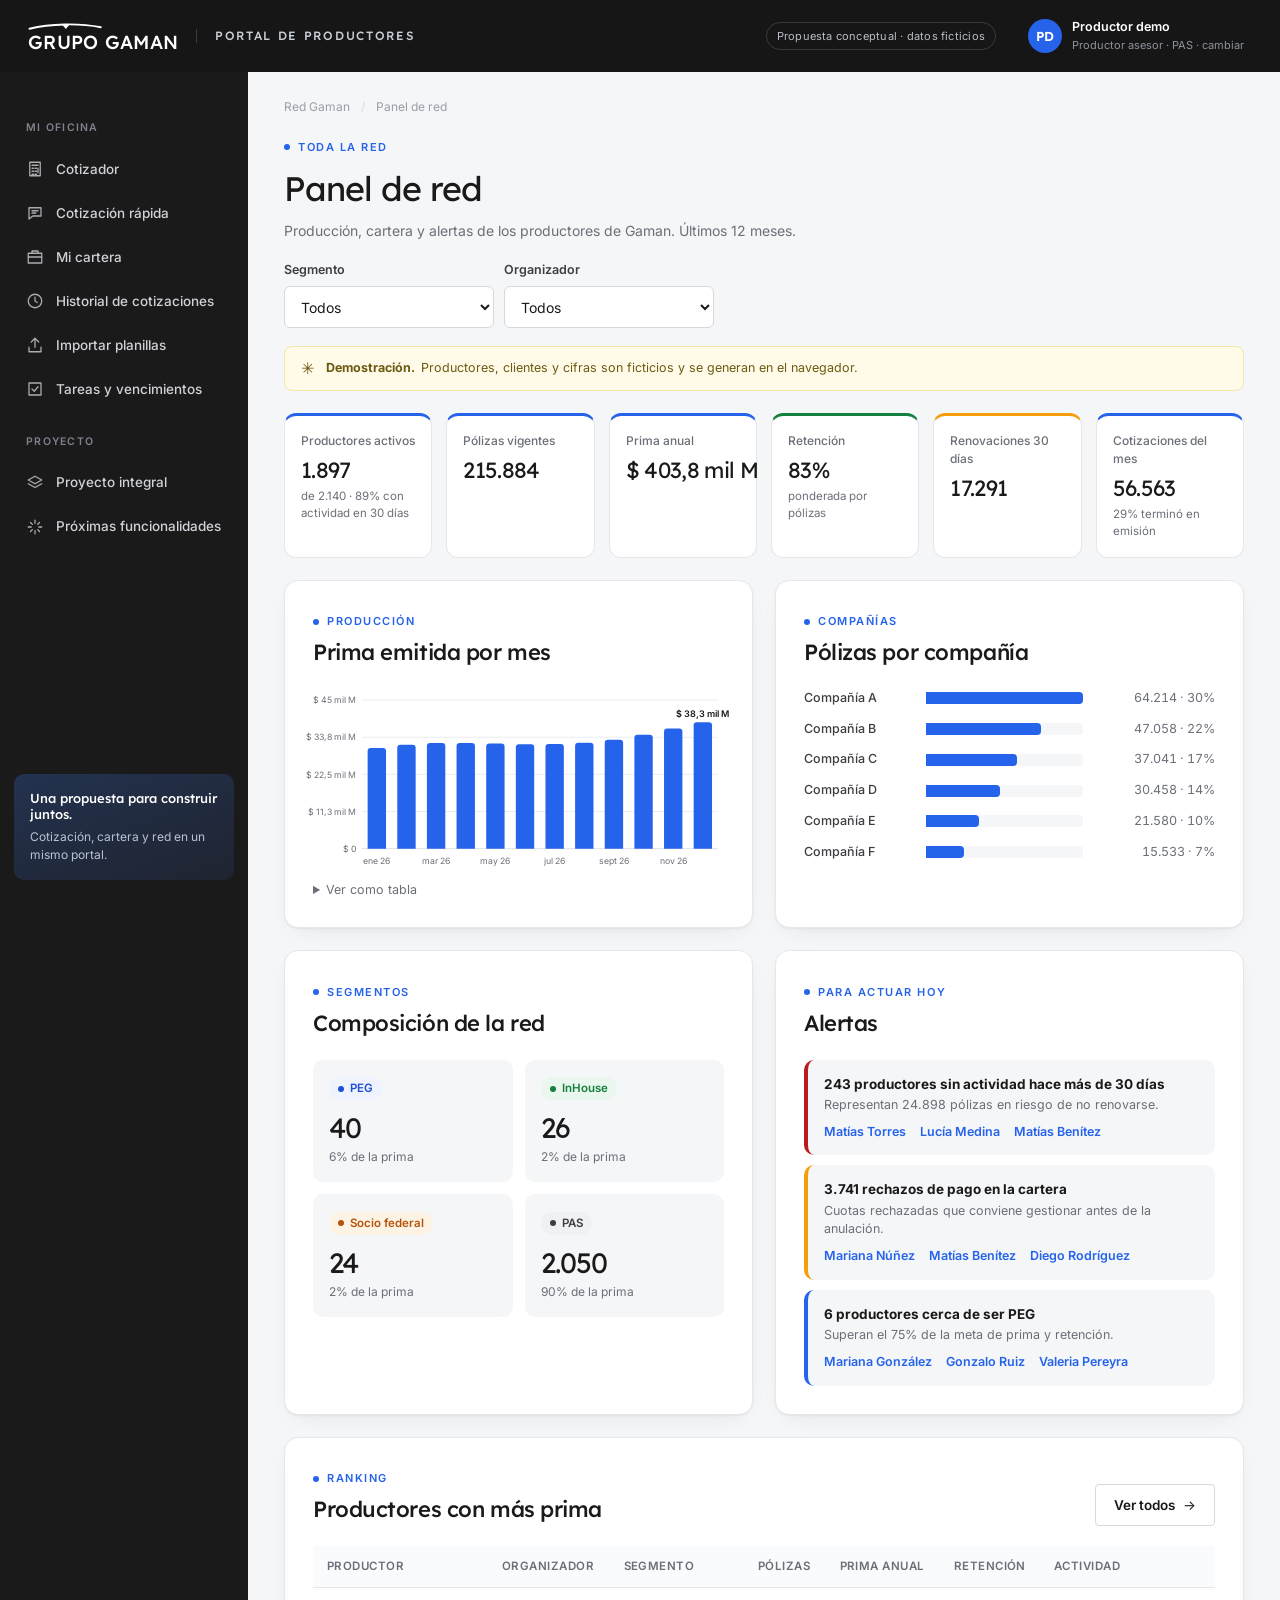
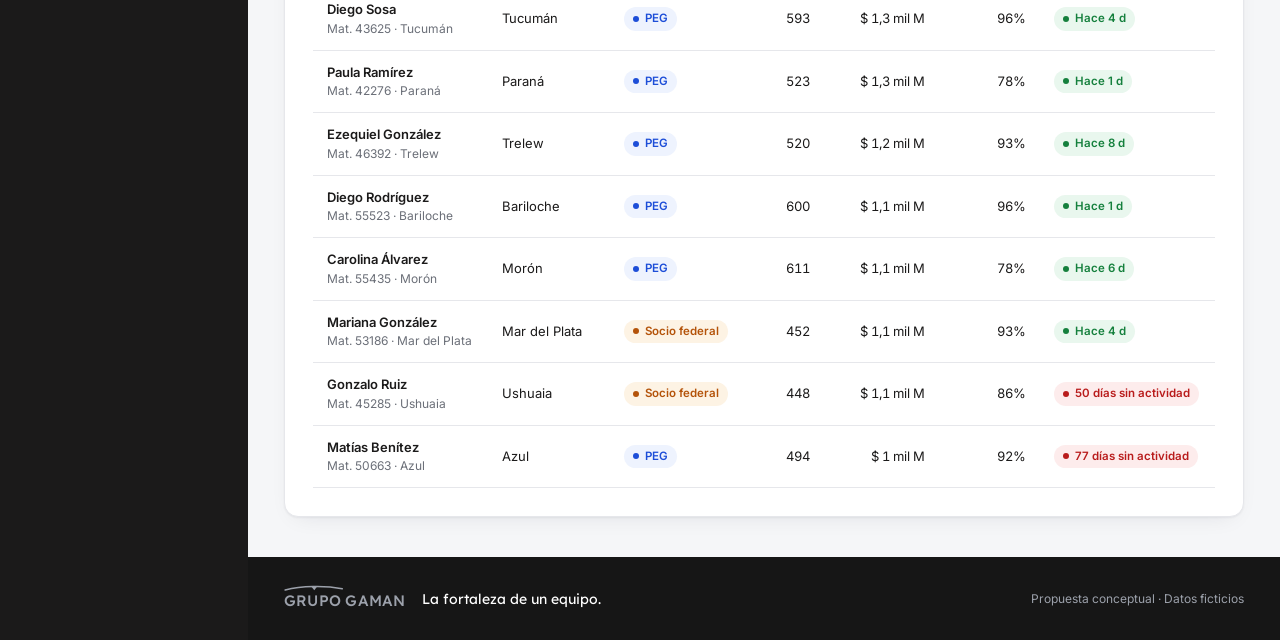
<file: red.html>
<!doctype html><html lang="es"><head><meta charset="utf-8"><meta name="viewport" content="width=device-width,initial-scale=1"><meta name="theme-color" content="#161616"><title>Panel de red | Portal Gaman</title><link rel="stylesheet" href="styles.css?v=0585b2505aae"><link rel="manifest" href="manifest.webmanifest"><link rel="apple-touch-icon" href="icons/apple-touch-icon.png"><script src="navigation.js?v=3d419eabbd70" defer></script></head><body>
<header><a class="brand" href="index.html?release=20261110-01" aria-label="Grupo Gaman, inicio"><svg viewBox="0 0 206 44" role="img" aria-label="Grupo Gaman"><path d="M2 12C30 5 70 4 100 10" fill="none" stroke="currentColor" stroke-width="2.6" stroke-linecap="round"/><path d="M47 6.4 52 12.5 57 6.2Z" fill="currentColor"/><text x="0" y="40" fill="currentColor" font-family="Lexend Deca, Inter, sans-serif" font-size="26" font-weight="500" letter-spacing=".4">GRUPO GAMAN</text></svg><span class="brand-product">Portal de productores</span></a><span class="head-tag">Propuesta conceptual · datos ficticios</span><a class="user-chip" href="index.html?release=20261110-01" title="Cambiar perfil"><i>PD</i><span><b>Productor demo</b><small>Cambiar perfil</small></span></a></header><nav class="mobile-navigation" aria-label="Navegación móvil"><p class="aside-label nav-group" data-roles="productor">Mi oficina</p><a class="nav" href="cotizador.html?release=20261110-01" data-roles="productor"><svg viewBox="0 0 24 24" aria-hidden="true"><path d="M5 3h14v18H5z"/><path d="M8 7h8M8 11h2M12 11h2M16 11v6M8 15h2M12 15h2M8 19h2M12 19h2"/></svg>Cotizador</a><a class="nav" href="rapida.html?release=20261110-01" data-roles="productor"><svg viewBox="0 0 24 24" aria-hidden="true"><path d="M4 5h16v11H9l-5 4z"/><path d="M8 9h8M8 12h5"/></svg>Cotización rápida</a><a class="nav" href="cartera.html?release=20261110-01" data-roles="productor"><svg viewBox="0 0 24 24" aria-hidden="true"><path d="M3 7h18v13H3z"/><path d="M8 7V4h8v3M3 12h18"/></svg>Mi cartera</a><a class="nav" href="cotizador.html?release=20261110-01#history" data-roles="productor"><svg viewBox="0 0 24 24" aria-hidden="true"><circle cx="12" cy="12" r="9"/><path d="M12 7v5l3 2"/></svg>Historial de cotizaciones</a><a class="nav" href="cartera.html?release=20261110-01#import" data-roles="productor"><svg viewBox="0 0 24 24" aria-hidden="true"><path d="M12 15V3M7 8l5-5 5 5"/><path d="M4 15v6h16v-6"/></svg>Importar planillas</a><a class="nav" href="cartera.html?release=20261110-01#tasks" data-roles="productor"><svg viewBox="0 0 24 24" aria-hidden="true"><path d="M4 4h16v16H4z"/><path d="m8 12 3 3 5-6"/></svg>Tareas y vencimientos</a><p class="aside-label nav-group" data-roles="organizador gaman">Red Gaman</p><a class="nav selected" href="red.html?release=20261110-01" data-roles="organizador gaman" aria-current="page"><svg viewBox="0 0 24 24" aria-hidden="true"><path d="M4 20V10M10 20V4M16 20v-7M22 20H2"/></svg>Panel de red</a><a class="nav" href="red.html?release=20261110-01#productores" data-roles="organizador gaman"><svg viewBox="0 0 24 24" aria-hidden="true"><circle cx="9" cy="8" r="3.5"/><path d="M2.5 20c.8-3.6 3.3-5.5 6.5-5.5s5.7 1.9 6.5 5.5M16 4.5a3.5 3.5 0 0 1 0 7M18 14.8c1.8.8 3 2.5 3.5 5.2"/></svg>Productores</a><a class="nav" href="red.html?release=20261110-01#derivaciones" data-roles="organizador gaman"><svg viewBox="0 0 24 24" aria-hidden="true"><path d="M4 12h12M12 6l6 6-6 6"/><path d="M20 4v16"/></svg>Derivaciones a unidades</a><p class="aside-label nav-group" data-roles="all">Proyecto</p><a class="nav" href="plataforma.html?release=20261110-01" data-roles="all"><svg viewBox="0 0 24 24" aria-hidden="true"><path d="m12 3 9 5-9 5-9-5z"/><path d="m3 13 9 5 9-5"/></svg>Proyecto integral</a><a class="nav" href="cotizador.html?release=20261110-01#ideas" data-roles="all"><svg viewBox="0 0 24 24" aria-hidden="true"><path d="M12 3v4M12 17v4M3 12h4M17 12h4M6 6l2.5 2.5M15.5 15.5 18 18M18 6l-2.5 2.5M8.5 15.5 6 18"/></svg>Próximas funcionalidades</a></nav>
<div class="shell"><aside><nav aria-label="Navegación principal"><p class="aside-label nav-group" data-roles="productor">Mi oficina</p><a class="nav" href="cotizador.html?release=20261110-01" data-roles="productor"><svg viewBox="0 0 24 24" aria-hidden="true"><path d="M5 3h14v18H5z"/><path d="M8 7h8M8 11h2M12 11h2M16 11v6M8 15h2M12 15h2M8 19h2M12 19h2"/></svg>Cotizador</a><a class="nav" href="rapida.html?release=20261110-01" data-roles="productor"><svg viewBox="0 0 24 24" aria-hidden="true"><path d="M4 5h16v11H9l-5 4z"/><path d="M8 9h8M8 12h5"/></svg>Cotización rápida</a><a class="nav" href="cartera.html?release=20261110-01" data-roles="productor"><svg viewBox="0 0 24 24" aria-hidden="true"><path d="M3 7h18v13H3z"/><path d="M8 7V4h8v3M3 12h18"/></svg>Mi cartera</a><a class="nav" href="cotizador.html?release=20261110-01#history" data-roles="productor"><svg viewBox="0 0 24 24" aria-hidden="true"><circle cx="12" cy="12" r="9"/><path d="M12 7v5l3 2"/></svg>Historial de cotizaciones</a><a class="nav" href="cartera.html?release=20261110-01#import" data-roles="productor"><svg viewBox="0 0 24 24" aria-hidden="true"><path d="M12 15V3M7 8l5-5 5 5"/><path d="M4 15v6h16v-6"/></svg>Importar planillas</a><a class="nav" href="cartera.html?release=20261110-01#tasks" data-roles="productor"><svg viewBox="0 0 24 24" aria-hidden="true"><path d="M4 4h16v16H4z"/><path d="m8 12 3 3 5-6"/></svg>Tareas y vencimientos</a><p class="aside-label nav-group" data-roles="organizador gaman">Red Gaman</p><a class="nav selected" href="red.html?release=20261110-01" data-roles="organizador gaman" aria-current="page"><svg viewBox="0 0 24 24" aria-hidden="true"><path d="M4 20V10M10 20V4M16 20v-7M22 20H2"/></svg>Panel de red</a><a class="nav" href="red.html?release=20261110-01#productores" data-roles="organizador gaman"><svg viewBox="0 0 24 24" aria-hidden="true"><circle cx="9" cy="8" r="3.5"/><path d="M2.5 20c.8-3.6 3.3-5.5 6.5-5.5s5.7 1.9 6.5 5.5M16 4.5a3.5 3.5 0 0 1 0 7M18 14.8c1.8.8 3 2.5 3.5 5.2"/></svg>Productores</a><a class="nav" href="red.html?release=20261110-01#derivaciones" data-roles="organizador gaman"><svg viewBox="0 0 24 24" aria-hidden="true"><path d="M4 12h12M12 6l6 6-6 6"/><path d="M20 4v16"/></svg>Derivaciones a unidades</a><p class="aside-label nav-group" data-roles="all">Proyecto</p><a class="nav" href="plataforma.html?release=20261110-01" data-roles="all"><svg viewBox="0 0 24 24" aria-hidden="true"><path d="m12 3 9 5-9 5-9-5z"/><path d="m3 13 9 5 9-5"/></svg>Proyecto integral</a><a class="nav" href="cotizador.html?release=20261110-01#ideas" data-roles="all"><svg viewBox="0 0 24 24" aria-hidden="true"><path d="M12 3v4M12 17v4M3 12h4M17 12h4M6 6l2.5 2.5M15.5 15.5 18 18M18 6l-2.5 2.5M8.5 15.5 6 18"/></svg>Próximas funcionalidades</a></nav><div class="aside-note"><b>Una propuesta para construir juntos.</b><p>Cotización, cartera y red en un mismo portal.</p></div></aside><main>
<div class="crumb">Red Gaman <span>/</span> Panel de red</div>
<section class="page-head"><div><span class="eyebrow"><i></i><span id="scope-label">Toda la red</span></span><h1>Panel de red</h1><p id="scope-text">Producción, cartera y alertas de los productores de Gaman. Últimos 12 meses.</p></div><div class="filters"><label>Segmento<select id="f-segment"><option value="">Todos</option><option value="peg">PEG</option><option value="federal">Socios federales</option><option value="inhouse">InHouse</option><option value="pas">PAS</option></select></label><label id="f-organizer-wrap">Organizador<select id="f-organizer"><option value="">Todos</option></select></label></div></section>
<div class="demo-banner"><span>✳</span><div><strong>Demostración.</strong><p>Productores, clientes y cifras son ficticios y se generan en el navegador.</p></div></div>
<p id="message" role="status"></p>
<div id="kpis" class="metrics metrics-6"></div>
<div class="cols-2"><section class="panel"><div class="panel-head"><div><span class="eyebrow"><i></i>Producción</span><h2>Prima emitida por mes</h2></div></div><div id="chart-month"></div></section><section class="panel"><div class="panel-head"><div><span class="eyebrow"><i></i>Compañías</span><h2>Pólizas por compañía</h2></div></div><div id="chart-company"></div></section></div>
<div class="cols-2"><section class="panel"><div class="panel-head"><div><span class="eyebrow"><i></i>Segmentos</span><h2>Composición de la red</h2></div></div><div id="segments" class="segments"></div></section><section class="panel"><div class="panel-head"><div><span class="eyebrow"><i></i>Para actuar hoy</span><h2>Alertas</h2></div></div><div id="alerts" class="alerts"></div></section></div>
<section class="panel"><div class="panel-head"><div><span class="eyebrow"><i></i>Ranking</span><h2>Productores con más prima</h2></div><a class="btn secondary arrow" id="see-all" href="red.html?release=20261110-01#productores">Ver todos</a></div><div class="table-wrap"><table class="producers-table"><thead><tr><th>Productor</th><th>Organizador</th><th>Segmento</th><th>Pólizas</th><th>Prima anual</th><th>Retención</th><th>Actividad</th></tr></thead><tbody id="top"></tbody></table></div></section>
<section class="panel" id="productores"><div class="panel-head"><div><span class="eyebrow"><i></i>Red</span><h2>Productores</h2><p id="p-count"></p></div></div><div class="toolbar toolbar-3"><label>Buscar<input id="p-search" placeholder="Nombre, matrícula o ciudad"></label><label>Ordenar por<select id="p-sort"><option value="annualPremium">Prima anual</option><option value="policies">Pólizas</option><option value="retention">Retención</option><option value="lastActive">Días sin actividad</option><option value="peg">Avance PEG</option></select></label><label>Estado<select id="p-state"><option value="">Todos</option><option value="active">Activos</option><option value="inactive">Sin actividad +30 días</option><option value="rejections">Con rechazos de pago</option></select></label></div><div class="table-wrap"><table class="producers-table"><thead><tr><th>Productor</th><th>Organizador</th><th>Segmento</th><th>Pólizas</th><th>Prima anual</th><th>Retención</th><th>Actividad</th></tr></thead><tbody id="p-rows"></tbody></table></div><button id="p-more" type="button" class="secondary">Ver más</button></section>
<section class="panel" id="derivaciones"><div class="panel-head"><div><span class="eyebrow"><i></i>Un único interlocutor</span><h2>Derivaciones a unidades Gaman</h2><p>Clientes empresa que los productores derivan a Prevención, Salud y Soluciones.</p></div></div><div id="units" class="metrics"></div><div class="table-wrap"><table><thead><tr><th>Empresa</th><th>Empleados</th><th>Productor</th><th>Unidad</th><th>Estado</th><th>Hace</th></tr></thead><tbody id="ref-rows"></tbody></table></div></section>
<footer><div class="logo-slot"><svg viewBox="0 0 206 44" role="img" aria-label="Grupo Gaman"><path d="M2 12C30 5 70 4 100 10" fill="none" stroke="currentColor" stroke-width="2.6" stroke-linecap="round"/><path d="M47 6.4 52 12.5 57 6.2Z" fill="currentColor"/><text x="0" y="40" fill="currentColor" font-family="Lexend Deca, Inter, sans-serif" font-size="26" font-weight="500" letter-spacing=".4">GRUPO GAMAN</text></svg></div><span class="tagline">La fortaleza de un equipo.</span><span class="legal">Propuesta conceptual · Datos ficticios</span></footer></main></div><script type="module" src="red.js?v=801cea410140"></script></body></html>
</file>
<file: styles.css>
/* Portal de productores Gaman — sistema visual basado en grupogaman.com.ar
   Lexend Deca para títulos, Inter para interfaz. Azul #2563eb, navy #032b77, grafito #1b1a1a. */
@import url('https://fonts.googleapis.com/css2?family=Inter:wght@400;500;600;700&family=Lexend+Deca:wght@300;400;500;600;700&display=swap');

:root {
  --ink: #1b1a1a;
  --ink-2: #3d3d42;
  --muted: #6b6f78;
  --faint: #9a9ea6;
  --line: #e6e7eb;
  --line-2: #d6d8de;
  --bg: #f5f6f8;
  --surface: #fff;
  --blue: #2563eb;
  --blue-700: #1d4ed8;
  --blue-50: #eef3fe;
  --blue-100: #dbe6fd;
  --navy: #032b77;
  --navy-900: #071a45;
  --sky: #82aaff;
  --lime: #dbf844;
  --ok: #15803d;
  --ok-50: #e9f7ee;
  --warn: #b45309;
  --warn-50: #fdf3e4;
  --bad: #b91c1c;
  --bad-50: #fdecec;
  --radius: 10px;
  --shadow: 0 1px 2px rgba(16, 24, 40, .05), 0 8px 24px -12px rgba(16, 24, 40, .12);
  --head-h: 72px;
  --display: 'Lexend Deca', 'Inter', system-ui, sans-serif;
  --ui: 'Inter', system-ui, -apple-system, 'Segoe UI', sans-serif;
}

* { box-sizing: border-box; }
html { scroll-behavior: smooth; scroll-padding-top: calc(var(--head-h) + 24px); }
body { margin: 0; background: var(--bg); color: var(--ink); font: 14px/1.5 var(--ui); -webkit-font-smoothing: antialiased; }
h1, h2, h3, p { margin: 0; }
h1, h2, h3 { font-family: var(--display); color: var(--ink); }
a { color: var(--blue); }
[hidden], [data-route-hidden] { display: none !important; }
:focus-visible { outline: 2px solid var(--blue); outline-offset: 2px; }

/* ---------- Encabezado ---------- */
header {
  position: sticky; top: 0; z-index: 30; height: var(--head-h);
  display: flex; align-items: center; gap: 28px; padding: 0 28px;
  background: #161616; color: #fff;
}
.brand { display: flex; align-items: center; gap: 18px; color: #fff; text-decoration: none; }
.brand svg { width: 150px; height: auto; display: block; }
.brand-product { padding-left: 18px; border-left: 1px solid #3a3a3a; font: 500 12px/1.2 var(--display); letter-spacing: .14em; text-transform: uppercase; color: #c9cdd6; }
.head-tag { margin-left: auto; padding: 5px 10px; border: 1px solid #3a3a3a; border-radius: 999px; font-size: 11px; color: #b9bdc6; letter-spacing: .02em; }
.head-link { color: #fff; text-decoration: none; font-weight: 600; font-size: 13px; white-space: nowrap; }
.head-link:hover { color: var(--sky); }
.user-chip { display: flex; align-items: center; gap: 10px; font-size: 12px; color: #d8dbe2; }
.user-chip i { display: grid; place-items: center; width: 34px; height: 34px; border-radius: 50%; background: var(--blue); color: #fff; font: 600 13px var(--display); font-style: normal; }
.user-chip small { display: block; color: #8d929c; font-size: 11px; }

/* ---------- Estructura ---------- */
.shell { display: flex; align-items: flex-start; width: 100%; min-height: calc(100vh - var(--head-h)); background: linear-gradient(to right, #1b1a1a 248px, transparent 248px); }
.shell > aside {
  position: sticky; top: var(--head-h); flex: none; width: 248px; height: calc(100dvh - var(--head-h));
  display: flex; flex-direction: column; justify-content: space-between; gap: 24px;
  padding: 26px 14px 20px; overflow-y: auto; background: #1b1a1a; color: #cfd2d8; scrollbar-width: thin;
}
aside nav { display: flex; flex-direction: column; gap: 2px; }
.aside-label { margin: 0 12px 10px; font-size: 10.5px; font-weight: 600; letter-spacing: .12em; color: #7d828c; text-transform: uppercase; }
.aside-label.nav-group { margin-top: 22px; }
.nav { display: flex; align-items: center; gap: 12px; min-height: 42px; padding: 9px 12px; border-radius: 8px; color: #cfd2d8; text-decoration: none; font-size: 13.5px; font-weight: 500; }
.nav svg { width: 18px; height: 18px; flex: none; stroke: currentColor; fill: none; stroke-width: 1.7; stroke-linecap: round; stroke-linejoin: round; opacity: .8; }
.nav:hover { background: #262626; color: #fff; }
.nav.selected { background: var(--blue); color: #fff; }
.nav.selected svg { opacity: 1; }
.aside-note { padding: 16px; border-radius: var(--radius); background: linear-gradient(160deg, #23324f, #1f2430); font-size: 12px; color: #b9c2d6; }
.aside-note b { display: block; margin-bottom: 6px; color: #fff; font: 500 13px var(--display); }
.mobile-navigation { display: none; }

main { flex: 1; min-width: 0; width: min(1240px, 100%); margin: 0 auto; padding: 26px 36px 0; }
.crumb { margin-bottom: 18px; font-size: 12px; color: var(--faint); }
.crumb span { margin: 0 8px; color: var(--line-2); }
.route-heading { margin: 4px 0 20px; font: 500 28px var(--display); letter-spacing: -.02em; }

/* ---------- Textos y botones ---------- */
.eyebrow { display: inline-flex; align-items: center; gap: 8px; font-size: 11px; font-weight: 600; letter-spacing: .14em; text-transform: uppercase; color: var(--blue); }
.eyebrow i { width: 6px; height: 6px; border-radius: 50%; background: currentColor; }
.eyebrow.light { color: var(--sky); }
em { font-style: normal; }
.disclaimer { font-size: 12px; color: var(--muted); }

button, .btn {
  display: inline-flex; align-items: center; justify-content: center; gap: 8px; min-height: 42px; padding: 0 18px;
  border: 1px solid transparent; border-radius: 4px; background: var(--blue); color: #fff;
  font: 600 13.5px var(--ui); text-decoration: none; cursor: pointer; transition: background .15s, border-color .15s, color .15s;
}
button:hover, .btn:hover { background: var(--blue-700); }
button:disabled { opacity: .45; cursor: not-allowed; }
button.secondary, .btn.secondary { background: var(--surface); color: var(--ink); border-color: var(--line-2); }
button.secondary:hover, .btn.secondary:hover { border-color: var(--ink); background: var(--surface); }
.btn.outline-light { background: transparent; border-color: rgba(255,255,255,.7); color: #fff; }
.btn.outline-light:hover { background: rgba(255,255,255,.1); }
.arrow::after { content: '→'; font-weight: 400; }

/* ---------- Formularios ---------- */
label { display: block; font-size: 12.5px; font-weight: 600; color: var(--ink-2); }
label > input, label > select { display: block; margin-top: 6px; }
.req { color: var(--blue); margin-left: 2px; }
input, select {
  width: 100%; min-height: 42px; padding: 0 12px; border: 1px solid var(--line-2); border-radius: 6px;
  background: var(--surface); color: var(--ink); font: 400 14px var(--ui);
}
input:focus, select:focus { outline: none; border-color: var(--blue); box-shadow: 0 0 0 3px var(--blue-100); }
input:user-invalid { border-color: var(--bad); }
input[readonly] { background: var(--bg); color: var(--muted); }
.grid { display: grid; grid-template-columns: repeat(2, minmax(0, 1fr)); gap: 16px 18px; }
.grid-3 { grid-template-columns: repeat(3, minmax(0, 1fr)); }
.hint { font-size: 12px; font-weight: 400; color: var(--muted); }

/* ---------- Bloques ---------- */
.panel { margin-top: 22px; padding: 28px; background: var(--surface); border: 1px solid var(--line); border-radius: 14px; box-shadow: var(--shadow); min-width: 0; }
.panel-head { display: flex; align-items: flex-end; justify-content: space-between; gap: 16px; margin-bottom: 20px; flex-wrap: wrap; }
.panel-head h2 { margin-top: 6px; font-size: 22px; font-weight: 500; letter-spacing: -.02em; }
.panel-head p { margin-top: 6px; color: var(--muted); max-width: 640px; }
.tag { display: inline-flex; align-items: center; padding: 4px 10px; border-radius: 999px; background: var(--blue-50); color: var(--blue-700); font-size: 11px; font-weight: 600; white-space: nowrap; }
.badge { display: inline-flex; align-items: center; gap: 6px; padding: 3px 9px; border-radius: 999px; font-size: 11.5px; font-weight: 600; white-space: nowrap; }
.badge::before { content: ''; width: 6px; height: 6px; border-radius: 50%; background: currentColor; }
.badge.ok { background: var(--ok-50); color: var(--ok); }
.badge.warn { background: var(--warn-50); color: var(--warn); }
.badge.bad { background: var(--bad-50); color: var(--bad); }
.badge.info { background: var(--blue-50); color: var(--blue-700); }
.badge.neutral { background: #f0f1f4; color: var(--ink-2); }

.demo-banner { display: flex; gap: 12px; align-items: flex-start; margin-top: 18px; padding: 12px 16px; border-radius: 8px; background: #fffbe8; border: 1px solid #f3e6a6; color: #6b5a12; font-size: 12.5px; }
.demo-banner > span { font-size: 16px; line-height: 1.2; }
.demo-banner strong { margin-right: 6px; }
.demo-banner p { display: inline; }
#message:not(:empty) { margin-top: 18px; padding: 12px 16px; border-radius: 8px; background: var(--blue-50); color: var(--blue-700); font-weight: 500; }

/* ---------- Hero ---------- */
.hero {
  position: relative; overflow: hidden; display: grid; grid-template-columns: minmax(0, 1.4fr) minmax(0, 1fr); gap: 32px; align-items: end;
  padding: 44px 44px 40px; border-radius: 16px; color: #fff;
  background: radial-gradient(900px 400px at 85% -20%, rgba(130,170,255,.35), transparent 60%), linear-gradient(120deg, var(--navy-900) 0%, var(--navy) 55%, var(--blue) 120%);
}
.hero::after { /* arco del logo */
  content: ''; position: absolute; right: -120px; top: -230px; width: 620px; height: 340px; border-radius: 50%;
  border-bottom: 2px solid rgba(255,255,255,.18); pointer-events: none;
}
.hero h1 { margin: 14px 0 12px; color: #fff; font-size: clamp(32px, 4.2vw, 52px); font-weight: 300; line-height: 1.05; letter-spacing: -.04em; }
.hero h1 em { color: var(--sky); }
.hero p { max-width: 520px; color: #d7e0f5; font-size: 15px; }
.hero-actions { display: flex; gap: 10px; flex-wrap: wrap; margin-top: 22px; }
.hero-stats { position: relative; z-index: 1; display: grid; grid-template-columns: repeat(3, minmax(0, 1fr)); gap: 10px; margin: 0; padding: 0; list-style: none; }
.hero-stats li { padding: 16px; border-radius: 10px; background: rgba(255,255,255,.08); border: 1px solid rgba(255,255,255,.14); backdrop-filter: blur(6px); }
.hero-stats b { display: block; font: 400 26px var(--display); letter-spacing: -.03em; }
.hero-stats span { display: block; margin-top: 4px; font-size: 12px; color: #c8d4ef; }

/* ---------- Cotizador ---------- */
.ramo-picker { display: flex; gap: 6px; flex-wrap: wrap; margin-top: 18px; padding: 5px; width: fit-content; max-width: 100%; border-radius: 10px; background: var(--surface); border: 1px solid var(--line); }
.ramo-picker button { min-height: 36px; padding: 0 14px; background: transparent; color: var(--muted); font-weight: 500; }
.ramo-picker button:hover { background: var(--bg); color: var(--ink); }
.ramo-picker button.chosen { background: var(--ink); color: #fff; }
.ramo-picker button small { font-size: 10px; color: var(--faint); font-weight: 500; }
#ramo-note:not(:empty) { margin-top: 10px; font-size: 12.5px; color: var(--muted); }

.workspace { display: grid; grid-template-columns: minmax(0, 1fr) 320px; gap: 22px; align-items: start; margin-top: 18px; }
.form-card { min-width: 0; background: var(--surface); border: 1px solid var(--line); border-radius: 14px; box-shadow: var(--shadow); }
.form-step { padding: 26px 28px; border-bottom: 1px solid var(--line); }
.step-head { display: flex; gap: 14px; align-items: center; margin-bottom: 18px; }
.step-head .step { display: grid; place-items: center; width: 30px; height: 30px; border-radius: 50%; background: var(--ink); color: #fff; font: 500 13px var(--display); flex: none; }
.step-head h2 { font-size: 18px; font-weight: 500; letter-spacing: -.01em; }
.step-head p { color: var(--muted); font-size: 12.5px; }

/* Patente: el campo principal del paso 1, con aspecto de chapa Mercosur pero claramente editable. */
.plate-search { display: grid; gap: 10px; margin-bottom: 22px; padding: 20px; border-radius: 12px; background: var(--blue-50); border: 1px solid var(--blue-100); }
.plate-label { font: 500 15px var(--display); color: var(--ink); }
.plate-row { display: flex; gap: 10px; align-items: stretch; flex-wrap: wrap; }
.plate { position: relative; width: 260px; max-width: 100%; border: 2px solid var(--ink); border-radius: 9px; background: #fff; overflow: hidden; cursor: text; transition: border-color .15s, box-shadow .15s; }
.plate:focus-within { border-color: var(--blue); box-shadow: 0 0 0 4px var(--blue-100); }
.plate.invalid { border-color: var(--bad); box-shadow: 0 0 0 4px var(--bad-50); }
.plate-band { display: block; padding: 3px 0; background: #1f3f9a; color: #fff; font: 600 8.5px var(--ui); letter-spacing: .2em; text-align: center; }
.plate input { min-height: 54px; border: 0; border-radius: 0; text-align: center; font: 600 28px var(--display); letter-spacing: .1em; text-transform: uppercase; caret-color: var(--blue); }
.plate input::placeholder { color: #c7cbd3; }
.plate input:focus { box-shadow: none; }
.plate-row button { min-height: 0; padding: 0 22px; }
#plate-status { font-size: 12.5px; color: var(--ink-2); }
#plate-status b { color: var(--ok); }
.plate-search.is-zero .plate { opacity: .45; }
button.link { display: inline; min-height: 0; padding: 0; border: 0; background: none; color: var(--blue); font: inherit; font-weight: 600; text-decoration: underline; text-underline-offset: 2px; cursor: pointer; }
button.link:hover { background: none; color: var(--blue-700); }
#plate-status button.link { margin: 0 4px; }
label.check { display: flex; align-items: center; gap: 8px; font-weight: 500; color: var(--ink-2); cursor: pointer; }
label.check input { width: 16px; height: 16px; min-height: 0; margin: 0; accent-color: var(--blue); }
.grid-4 { grid-template-columns: repeat(4, minmax(0, 1fr)); }
select:disabled { background: var(--bg); color: var(--faint); }
select.confirm { border-color: #f59e0b; box-shadow: 0 0 0 3px var(--warn-50); }
.vehicle-note { margin-top: 12px; padding: 10px 14px; border-radius: 8px; background: var(--bg); font-size: 12.5px; color: var(--ink-2); }
.field { display: grid; gap: 6px; align-content: start; }
.field-label { font-size: 12.5px; font-weight: 600; color: var(--ink-2); }
.segmented { display: inline-flex; flex-wrap: wrap; gap: 4px; padding: 4px; border-radius: 8px; background: var(--bg); border: 1px solid var(--line); width: fit-content; max-width: 100%; }
.segmented label { position: relative; margin: 0; cursor: pointer; }
.segmented input { position: absolute; opacity: 0; pointer-events: none; }
.segmented span { display: inline-flex; align-items: center; min-height: 34px; padding: 0 14px; border-radius: 6px; font-weight: 500; color: var(--muted); }
.segmented label:hover span { color: var(--ink); }
.segmented input:checked + span { background: var(--surface); color: var(--ink); font-weight: 600; box-shadow: 0 1px 2px rgba(16,24,40,.12); }
.segmented input:focus-visible + span { outline: 2px solid var(--blue); outline-offset: 1px; }
.segmented.small span { min-height: 30px; padding: 0 12px; font-size: 12.5px; }
.field input[type=date] { max-width: 220px; margin-top: 4px; }
.hint { display: block; margin-top: 6px; font-size: 12px; font-weight: 400; color: var(--muted); }
.hint.ok { color: var(--ok); font-weight: 500; }
.optional { margin-left: 6px; font-weight: 400; color: var(--faint); }
input.invalid, select.invalid { border-color: var(--bad); box-shadow: 0 0 0 3px var(--bad-50); }
details.more { margin-top: 18px; border-radius: 10px; border: 1px solid var(--line); }
details.more summary { display: flex; align-items: center; gap: 10px; padding: 12px 16px; cursor: pointer; font-weight: 600; list-style: none; }
details.more summary::-webkit-details-marker { display: none; }
details.more summary::before { content: '+'; display: grid; place-items: center; width: 22px; height: 22px; border-radius: 50%; background: var(--bg); color: var(--blue); font-weight: 700; }
details.more[open] summary::before { content: '–'; }
details.more summary small { font-weight: 400; color: var(--muted); }
details.more > .grid { padding: 4px 16px 16px; }
.more-groups { display: grid; gap: 14px; padding: 4px 16px 16px; }
.more-groups fieldset { margin: 0; padding: 0; border: 0; min-width: 0; }
.more-groups legend { margin-bottom: 8px; padding: 0; font-size: 11px; font-weight: 600; letter-spacing: .1em; text-transform: uppercase; color: var(--muted); }
.more-count { padding: 2px 8px; border-radius: 999px; background: var(--blue); color: #fff; font-size: 11px; font-weight: 600; }
.offer .breakdown { margin-top: 6px; font-size: 11.5px; color: var(--muted); line-height: 1.5; }
.offer .breakdown b { color: var(--ink-2); font-weight: 600; }
.quote-number { font-size: 11px; color: var(--faint); margin-top: 10px; }
.form-step.done .step-head .step { background: var(--ok); font-size: 0; }
.form-step.done .step-head .step::after { content: '✓'; font-size: 14px; }
.step-head .link { margin-left: auto; font-size: 12.5px; }
.missing { margin-right: auto; font-size: 13px; color: var(--warn); font-weight: 500; }
.missing.ready { color: var(--ok); }
.quote-head { align-items: center; }
.quote-head .ramo-picker { margin-top: 0; }
.results-tools { display: flex; gap: 10px; align-items: center; flex-wrap: wrap; }
.stale { display: flex; align-items: center; justify-content: space-between; gap: 12px; flex-wrap: wrap; margin: 4px 0 14px; padding: 12px 16px; border-radius: 10px; background: var(--warn-50); color: var(--warn); font-weight: 500; }
.offer-grid.by-coverage { display: grid; grid-template-columns: minmax(0, 1fr); gap: 22px; }
.coverage-row > header { position: static; height: auto; display: flex; align-items: baseline; gap: 12px; padding: 0 2px 10px; background: none; color: var(--ink); }
.coverage-row > header b { font: 500 17px var(--display); }
.coverage-row > header small { color: var(--muted); }
.coverage-cards { display: grid; grid-template-columns: repeat(3, minmax(0, 1fr)); gap: 14px; }
.offer-company { display: flex; align-items: center; gap: 10px; font-weight: 600; }
.offer-company .logo-mark { width: 28px; height: 28px; font-size: 12px; border-radius: 7px; }
.proposal-client { max-width: 420px; margin-top: 16px; }

.companies { display: grid; grid-template-columns: repeat(3, minmax(0, 1fr)); gap: 10px; margin: 0; padding: 0; border: 0; }
.companies legend { display: none; }
.companies label { position: relative; display: flex; flex-direction: row; align-items: center; gap: 12px; padding: 14px; border: 1px solid var(--line-2); border-radius: 10px; cursor: pointer; font-weight: 600; }
.companies label:has(input:checked) { border-color: var(--blue); background: var(--blue-50); }
.companies input { width: 18px; height: 18px; min-height: 0; margin: 0; accent-color: var(--blue); }
.logo-mark { display: grid; place-items: center; width: 34px; height: 34px; border-radius: 8px; color: #fff; font: 600 14px var(--display); flex: none; }
.logo-mark.A { background: #0f766e; } .logo-mark.B { background: #7c3aed; } .logo-mark.C { background: #c2410c; }
.scenario { margin-top: 16px; max-width: 320px; }
.form-bottom { display: flex; align-items: center; justify-content: flex-end; gap: 10px; flex-wrap: wrap; padding: 18px 28px; background: #fafbfc; border-radius: 0 0 14px 14px; }
.form-bottom p { margin-right: auto; font-size: 12px; color: var(--muted); }
#form-status:not(:empty) { margin: 0 28px 0; padding: 10px 14px; border-radius: 8px; background: var(--blue-50); color: var(--blue-700); font-size: 12.5px; font-weight: 500; }

.side { position: sticky; top: calc(var(--head-h) + 20px); display: grid; gap: 14px; min-width: 0; }
.summary { padding: 22px; border-radius: 14px; background: var(--ink); color: #fff; }
.summary h2 { margin: 8px 0 14px; color: #fff; font-size: 20px; font-weight: 400; letter-spacing: -.02em; }
.summary .eyebrow { color: var(--sky); }
.summary-line { display: flex; justify-content: space-between; gap: 12px; padding: 9px 0; border-top: 1px solid #333; font-size: 12.5px; }
.summary-line span { color: #9ca1ab; }
.summary-line b { font-weight: 500; text-align: right; }
.summary-line b.pending { color: #6f747e; font-weight: 400; }
.side-tip { display: flex; gap: 12px; padding: 18px; border-radius: 14px; background: var(--surface); border: 1px solid var(--line); font-size: 12.5px; color: var(--muted); }
.side-tip b { display: block; color: var(--ink); margin-bottom: 4px; }
.side-tip > span { color: var(--blue); font-size: 18px; }

/* Resultados */
.results { margin-top: 26px; }
.results-title { display: flex; justify-content: space-between; align-items: flex-end; gap: 16px; flex-wrap: wrap; }
.results-title h2 { margin-top: 6px; font-size: 26px; font-weight: 500; letter-spacing: -.02em; }
#risk-summary { margin-top: 4px; color: var(--muted); }
.company-statuses { display: flex; gap: 8px; flex-wrap: wrap; margin: 16px 0; }
.company-statuses p { display: inline-flex; align-items: center; gap: 8px; padding: 7px 12px; border-radius: 999px; background: var(--surface); border: 1px solid var(--line); font-size: 12px; color: var(--ink-2); }
.company-statuses p::before { content: ''; width: 10px; height: 10px; border-radius: 50%; border: 2px solid var(--blue-100); border-top-color: var(--blue); animation: spin .8s linear infinite; }
.company-statuses p.done::before { animation: none; border: 0; background: var(--ok); }
.company-statuses p.none::before { animation: none; border: 0; background: var(--warn); }
.company-statuses p.error::before { animation: none; border: 0; background: var(--bad); }
@keyframes spin { to { transform: rotate(360deg); } }

.offer-grid { display: grid; grid-template-columns: repeat(3, minmax(0, 1fr)); gap: 16px; }
.company-col { display: grid; gap: 12px; align-content: start; min-width: 0; }
.company-col > header { position: static; height: auto; display: flex; align-items: center; gap: 10px; padding: 0 2px; background: none; color: var(--ink); }
.company-col > header b { font: 500 15px var(--display); }
.company-col > header small { display: block; color: var(--muted); font-size: 11.5px; }
.offer { position: relative; padding: 18px; background: var(--surface); border: 1px solid var(--line); border-radius: 12px; transition: border-color .15s, box-shadow .15s; }
.offer:hover { border-color: var(--line-2); box-shadow: var(--shadow); }
.offer.is-selected { border-color: var(--blue); box-shadow: 0 0 0 3px var(--blue-100); }
.offer h3 { font-size: 15px; font-weight: 500; }
.offer .price { margin-top: 10px; font: 400 28px var(--display); letter-spacing: -.03em; font-variant-numeric: tabular-nums; }
.offer .period { font-size: 11.5px; color: var(--muted); }
.offer ul { display: grid; gap: 6px; margin: 14px 0 0; padding: 14px 0 0; border-top: 1px solid var(--line); list-style: none; font-size: 12.5px; }
.offer li { display: flex; gap: 8px; color: var(--ink-2); }
.offer li::before { content: '✓'; color: var(--ok); font-weight: 700; }
.offer li.no { color: var(--faint); }
.offer li.no::before { content: '–'; color: var(--faint); }
.best { position: absolute; top: -10px; right: 14px; padding: 3px 9px; border-radius: 4px; background: var(--lime); color: var(--ink); font-size: 11px; font-weight: 700; }
.select-offer { display: flex; flex-direction: row; align-items: center; justify-content: center; gap: 8px; margin-top: 14px; min-height: 38px; border: 1px solid var(--line-2); border-radius: 6px; cursor: pointer; font-size: 12.5px; }
.select-offer:has(input:checked) { background: var(--blue); border-color: var(--blue); color: #fff; }
.select-offer input { width: 16px; height: 16px; min-height: 0; margin: 0; accent-color: #fff; }
.dropzone input { display: block; margin-top: 0; }
.company-empty { padding: 18px; border: 1px dashed var(--line-2); border-radius: 12px; color: var(--muted); font-size: 12.5px; background: var(--surface); }

.actions { display: flex; gap: 10px; align-items: center; flex-wrap: wrap; }
.results .actions { position: sticky; bottom: 16px; z-index: 5; margin: 20px 0; padding: 12px 14px 12px 20px; border-radius: 12px; background: var(--ink); color: #fff; box-shadow: 0 12px 30px -10px rgba(0,0,0,.35); }
.results .actions #selection-count { margin-right: auto; font-size: 13px; color: #c9cdd6; }
.results .actions #selection-count b { color: #fff; }
.results .actions button.secondary { background: transparent; color: #fff; border-color: #555; }

.table-wrap { width: 100%; max-width: 100%; overflow-x: auto; }
table { width: 100%; border-collapse: collapse; background: var(--surface); font-size: 13px; }
th, td { padding: 12px 14px; text-align: left; border-bottom: 1px solid var(--line); vertical-align: middle; }
thead th, table tr:first-child th { background: #fafbfc; color: var(--muted); font-size: 11.5px; font-weight: 600; letter-spacing: .04em; text-transform: uppercase; }
tbody tr:hover td { background: #fafbfc; }
td small { display: block; color: var(--muted); font-size: 12px; }
#comparison { margin-top: 6px; border: 1px solid var(--line); border-radius: 12px; }
#comparison th[scope=row], #comparison tr th:first-child { color: var(--ink-2); text-transform: none; letter-spacing: 0; font-size: 12.5px; background: #fafbfc; }

/* Propuesta */
.proposal { margin-top: 26px; padding: 0; overflow: hidden; background: var(--surface); border: 1px solid var(--line); border-radius: 14px; box-shadow: var(--shadow); }
.proposal-head { display: flex; justify-content: space-between; align-items: center; gap: 16px; padding: 22px 28px; background: #161616; color: #fff; }
.proposal-head svg { width: 140px; }
.proposal-head span { font-size: 11px; letter-spacing: .14em; text-transform: uppercase; color: #b9bdc6; }
.proposal-body { padding: 28px; }
.proposal-body h2 { font-size: 26px; font-weight: 400; letter-spacing: -.02em; }
.proposal-meta { display: grid; grid-template-columns: repeat(4, minmax(0, 1fr)); gap: 12px; margin: 20px 0; }
.proposal-meta div { padding: 12px 14px; border-radius: 8px; background: var(--bg); }
.proposal-meta span { display: block; font-size: 11px; color: var(--muted); text-transform: uppercase; letter-spacing: .06em; }
.proposal-meta b { font-weight: 600; font-size: 13px; }
.proposal .actions { margin-top: 20px; }

/* Historial */
.history-row { display: grid; grid-template-columns: minmax(0, 1fr) auto 190px auto; gap: 14px; align-items: center; padding: 14px 0; border-bottom: 1px solid var(--line); }
.history-row > * { min-width: 0; }
.history-row b { font-weight: 600; }
.history-row span { color: var(--muted); font-size: 12.5px; }
.history-row .meta { display: flex; flex-direction: column; }
.history-row select { min-height: 36px; }
.history-row button { min-height: 36px; }
.history-tools { display: flex; gap: 12px; align-items: flex-end; justify-content: space-between; flex-wrap: wrap; margin-bottom: 8px; }
.history-tools label { width: 240px; }

/* Próximas funcionalidades */
.ideas-grid { display: grid; grid-template-columns: repeat(3, minmax(0, 1fr)); gap: 14px; }
.idea { padding: 20px; border-radius: 12px; border: 1px solid var(--line); background: var(--surface); }
.idea > span:first-child { font: 300 30px var(--display); color: var(--blue); letter-spacing: -.03em; }
.idea h3 { margin-top: 10px; font-size: 15px; font-weight: 500; }
.idea p { margin-top: 6px; color: var(--muted); font-size: 12.5px; }
.idea.future > span:first-child { color: var(--faint); }
.idea .tag { margin-top: 12px; }

/* ---------- Cartera ---------- */
.metrics { display: grid; grid-template-columns: repeat(4, minmax(0, 1fr)); gap: 14px; margin-top: 22px; }
.metric { padding: 18px 20px; border-radius: 12px; background: var(--surface); border: 1px solid var(--line); border-top: 3px solid var(--line-2); }
.metric span { display: block; font-size: 12px; color: var(--muted); font-weight: 500; }
.metric b { display: block; margin-top: 6px; font: 400 32px var(--display); letter-spacing: -.03em; font-variant-numeric: tabular-nums; }
.metric.info { border-top-color: var(--blue); } .metric.warn { border-top-color: #f59e0b; } .metric.bad { border-top-color: var(--bad); } .metric.ok { border-top-color: var(--ok); }
.toolbar { display: grid; grid-template-columns: minmax(0, 1fr) 220px; gap: 12px; margin-bottom: 14px; }
#policies td:last-child { text-align: right; white-space: nowrap; }
#policies button { min-height: 32px; padding: 0 12px; font-size: 12.5px; }
#empty { padding: 24px; text-align: center; color: var(--muted); }
#detail { margin-top: 18px; padding: 20px 22px; border-radius: 12px; background: var(--bg); border: 1px solid var(--line); }
#detail h3 { font-size: 18px; font-weight: 500; }
.detail-grid { display: grid; grid-template-columns: repeat(3, minmax(0, 1fr)); gap: 12px; margin: 16px 0; }
.detail-grid div { padding: 10px 12px; border-radius: 8px; background: var(--surface); }
.detail-grid span { display: block; font-size: 11px; color: var(--muted); text-transform: uppercase; letter-spacing: .06em; }
#detail .actions button:first-child { background: var(--surface); color: var(--bad); border-color: #f3c7c7; }

.stepper { display: flex; gap: 8px; flex-wrap: wrap; margin-bottom: 18px; padding: 0; list-style: none; counter-reset: step; }
.stepper li { counter-increment: step; display: flex; align-items: center; gap: 8px; padding: 6px 12px 6px 6px; border-radius: 999px; background: var(--bg); font-size: 12.5px; color: var(--muted); }
.stepper li::before { content: counter(step); display: grid; place-items: center; width: 22px; height: 22px; border-radius: 50%; background: var(--surface); border: 1px solid var(--line-2); font-size: 11px; font-weight: 600; }
.dropzone { display: flex; flex-direction: row; align-items: center; gap: 16px; padding: 22px; border: 1.5px dashed var(--line-2); border-radius: 12px; background: var(--bg); cursor: pointer; }
.dropzone:hover { border-color: var(--blue); }
.dropzone b { display: block; font-size: 14px; color: var(--ink); }
.dropzone small { display: block; font-weight: 400; color: var(--muted); }
.dropzone input { width: auto; min-height: 0; border: 0; padding: 0; background: none; margin-left: auto; font-size: 12px; }
.dropzone-icon { display: grid; place-items: center; width: 44px; height: 44px; flex: none; border-radius: 10px; background: var(--blue-50); color: var(--blue); font-size: 20px; }
#mapping-area { margin-top: 20px; }
#mapping-area > label { max-width: 320px; margin-bottom: 16px; }
#mapping { grid-template-columns: repeat(3, minmax(0, 1fr)); margin: 16px 0; }
#preview-summary { margin: 18px 0 12px; font-weight: 600; }
#preview-table { border: 1px solid var(--line); border-radius: 10px; }
#confirm, #validate { margin-top: 14px; }
.row-ok { color: var(--ok); font-weight: 600; }
.row-bad { color: var(--bad); }
#task-form { padding: 18px; border-radius: 12px; background: var(--bg); }
#task-form .grid { grid-template-columns: repeat(4, minmax(0, 1fr)); }
#task-form > button { margin-top: 14px; }
#task-list { margin-top: 10px; }
.task-row { display: grid; grid-template-columns: auto minmax(0, 1fr) auto; gap: 14px; align-items: center; padding: 14px 4px; border-bottom: 1px solid var(--line); }
.task-row b { font-weight: 600; }
.task-row span { display: block; color: var(--muted); font-size: 12.5px; }
.task-row.done b { text-decoration: line-through; color: var(--faint); }
.task-check { width: 26px; height: 26px; min-height: 0; padding: 0; border-radius: 50%; background: var(--surface); border: 1.5px solid var(--line-2); color: transparent; font-size: 13px; }
.task-check:hover { background: var(--ok-50); border-color: var(--ok); color: var(--ok); }
.task-row.done .task-check { background: var(--ok); border-color: var(--ok); color: #fff; }
#audit p { padding: 10px 0; border-bottom: 1px solid var(--line); font-size: 12.5px; color: var(--muted); }
#reset { margin-top: 14px; }

/* ---------- Plataforma ---------- */
.cards-5 { display: grid; grid-template-columns: repeat(5, minmax(0, 1fr)); gap: 12px; }
.role { padding: 18px; border-radius: 12px; border: 1px solid var(--line); background: var(--surface); }
.role h3 { font-size: 15px; font-weight: 500; }
.role p { margin-top: 8px; font-size: 12.5px; color: var(--muted); }
.role.primary { background: var(--ink); border-color: var(--ink); }
.role.primary h3 { color: #fff; } .role.primary p { color: #b9bdc6; }
.timeline { display: grid; grid-template-columns: repeat(6, minmax(0, 1fr)); gap: 0; margin: 0; padding: 0; list-style: none; counter-reset: st; }
.timeline li { counter-increment: st; position: relative; padding: 46px 14px 0 0; }
.timeline li::before { content: counter(st, decimal-leading-zero); position: absolute; top: 0; left: 0; display: grid; place-items: center; width: 34px; height: 34px; border-radius: 50%; background: var(--blue); color: #fff; font: 500 12px var(--display); z-index: 1; }
.timeline li::after { content: ''; position: absolute; top: 17px; left: 34px; right: 0; height: 2px; background: var(--blue-100); }
.timeline li:last-child::after { display: none; }
.timeline h3 { font-size: 14.5px; font-weight: 500; }
.timeline p { margin-top: 6px; font-size: 12.5px; color: var(--muted); }
.band { margin-top: 22px; padding: 36px; border-radius: 16px; color: #fff; background: linear-gradient(120deg, var(--navy-900), var(--navy)); display: grid; grid-template-columns: minmax(0, 1fr) minmax(0, 1.2fr); gap: 30px; align-items: center; }
.band h2 { color: #fff; font-size: 30px; font-weight: 300; letter-spacing: -.03em; margin-top: 10px; }
.band h2 em { color: var(--sky); }
.band p { margin-top: 12px; color: #c8d4ef; }
.pillars { display: grid; grid-template-columns: repeat(2, minmax(0, 1fr)); gap: 10px; }
.pillars div { padding: 16px; border-radius: 10px; background: rgba(255,255,255,.08); border: 1px solid rgba(255,255,255,.14); }
.pillars span { font: 300 22px var(--display); color: var(--lime); }
.pillars p { margin-top: 4px; color: #fff; font-size: 13px; }

/* ---------- Proyecto integral ---------- */
.roles-3 { display: grid; grid-template-columns: repeat(3, minmax(0, 1fr)); gap: 14px; }
.role-card { display: flex; flex-direction: column; gap: 10px; padding: 22px; border-radius: 14px; border: 1px solid var(--line); background: var(--surface); }
.role-card h3 { margin-top: 6px; font-size: 19px; font-weight: 500; letter-spacing: -.01em; }
.role-card p { color: var(--muted); font-size: 13px; }
.role-card ul { margin: 4px 0 6px; padding: 0; list-style: none; display: grid; gap: 6px; font-size: 13px; }
.role-card li::before { content: '✓'; margin-right: 8px; color: var(--ok); font-weight: 700; }
.role-card a { margin-top: auto; font-weight: 600; font-size: 13px; text-decoration: none; }
.role-card a.arrow::after { margin-left: 6px; }
.role-card.primary { background: var(--ink); border-color: var(--ink); }
.role-card.primary h3, .role-card.primary li { color: #fff; }
.role-card.primary p { color: #b9bdc6; }
.role-card.primary a { color: var(--sky); }
.role-card .profile-icon { width: 48px; height: 48px; font-size: 12px; }
.legend { display: flex; gap: 8px; }
.modules { display: grid; grid-template-columns: repeat(4, minmax(0, 1fr)); gap: 12px; }
.module { padding: 16px; border-radius: 12px; border: 1px dashed var(--line-2); background: var(--bg); }
.module.live { border: 1px solid var(--line); background: var(--surface); box-shadow: var(--shadow); }
.module h3 { margin-top: 12px; font-size: 15px; font-weight: 500; }
.module p { margin-top: 6px; color: var(--muted); font-size: 12.5px; }
.flow { display: grid; grid-template-columns: minmax(0, 1fr) auto minmax(0, 1.2fr) auto minmax(0, 1fr); gap: 12px; align-items: stretch; margin-bottom: 14px; }
.flow-step { padding: 18px; border-radius: 12px; background: var(--bg); border: 1px solid var(--line); }
.flow-step b { display: block; font: 500 15px var(--display); }
.flow-step small { display: block; margin-top: 4px; color: var(--muted); font-size: 12.5px; }
.flow-step.core { background: var(--navy); border-color: var(--navy); color: #fff; }
.flow-step.core small { color: #c8d4ef; }
.flow-arrow { align-self: center; color: var(--blue); font-size: 22px; }
.apis { display: grid; grid-template-columns: repeat(3, minmax(0, 1fr)); gap: 12px; margin-bottom: 12px; }
.api { display: flex; flex-direction: column; gap: 6px; padding: 16px; border-radius: 12px; border: 1px solid var(--line); background: var(--surface); }
.api b { font: 500 15px var(--display); }
.api p { color: var(--muted); font-size: 12.5px; }
.api span { margin-top: auto; color: var(--blue-700); font-size: 12px; font-weight: 600; }
.api.key { background: var(--navy); border-color: var(--navy); }
.api.key b { color: #fff; } .api.key p { color: #c8d4ef; } .api.key span { color: var(--lime); }
.needs { display: grid; grid-template-columns: repeat(4, minmax(0, 1fr)); gap: 12px; }
.needs div { padding: 16px; border-radius: 12px; background: var(--blue-50); }
.needs b { display: block; color: var(--navy); }
.needs p { margin-top: 6px; color: var(--ink-2); font-size: 12.5px; }
@media (max-width: 1180px) {
  .modules, .needs, .apis { grid-template-columns: repeat(2, minmax(0, 1fr)); }
  .roles-3 { grid-template-columns: minmax(0, 1fr); }
}
@media (max-width: 700px) {
  .modules, .needs, .apis { grid-template-columns: minmax(0, 1fr); }
  .flow { grid-template-columns: minmax(0, 1fr); }
  .flow-arrow { transform: rotate(90deg); justify-self: center; }
}

/* ---------- Pie ---------- */
footer { display: flex; align-items: center; gap: 18px; flex-wrap: wrap; margin: 40px -36px 0; padding: 26px 36px; background: #161616; color: #9ca1ab; font-size: 12px; }
footer svg { width: 120px; }
footer .tagline { color: #fff; font: 400 14px var(--display); }
footer .legal { margin-left: auto; }

/* ---------- Responsive ---------- */
@media (max-width: 1180px) {
  .workspace { grid-template-columns: minmax(0, 1fr); }
  .side { position: static; grid-template-columns: 1fr 1fr; }
  .hero { grid-template-columns: minmax(0, 1fr); }
  .cards-5 { grid-template-columns: repeat(3, minmax(0, 1fr)); }
  .timeline { grid-template-columns: repeat(3, minmax(0, 1fr)); row-gap: 26px; }
  #task-form .grid { grid-template-columns: repeat(2, minmax(0, 1fr)); }
}
@media (max-width: 1000px) {
  .shell > aside { display: none; }
  .shell { background: none; }
  .brand-product, .head-tag, .user-chip span { display: none; }
  .mobile-navigation { position: sticky; top: var(--head-h); z-index: 29; display: flex; gap: 6px; overflow-x: auto; padding: 10px 16px; background: #1b1a1a; scrollbar-width: none; }
  .mobile-navigation .nav-group { display: none; }
  .mobile-navigation .nav { flex: none; min-height: 36px; padding: 6px 12px; font-size: 12.5px; white-space: nowrap; }
  .mobile-navigation .nav svg { display: none; }
  main { padding: 20px 20px 0; }
  footer { margin: 32px -20px 0; padding: 22px 20px; }
  html { scroll-padding-top: calc(var(--head-h) + 80px); }
  .offer-grid { grid-template-columns: minmax(0, 1fr); }
  .band { grid-template-columns: minmax(0, 1fr); }
}
@media (max-width: 700px) {
  :root { --head-h: 60px; }
  header { padding: 0 16px; gap: 14px; }
  .brand svg { width: 122px; }
  main { padding: 16px 16px 0; }
  footer { margin: 28px -16px 0; padding: 20px 16px; }
  .hero { padding: 28px 22px; }
  .hero-stats { grid-template-columns: minmax(0, 1fr) minmax(0, 1fr); }
  .hero-stats li:last-child { display: none; }
  .panel { padding: 20px 18px; }
  .form-step { padding: 22px 18px; }
  .form-bottom { padding: 16px 18px; }
  #form-status:not(:empty) { margin: 0 18px; }
  .grid, .grid-3, #mapping, #task-form .grid, .detail-grid, .proposal-meta, .toolbar { grid-template-columns: minmax(0, 1fr); }
  .plate { width: 100%; }
  .plate-row button { width: 100%; min-height: 44px; }
  .grid-4 { grid-template-columns: minmax(0, 1fr) minmax(0, 1fr); }
  .coverage-cards { grid-template-columns: minmax(0, 1fr); }
  .form-bottom { justify-content: stretch; }
  .form-bottom .missing { flex-basis: 100%; }
  .form-bottom button[type=submit] { flex: 1; }
  .companies { grid-template-columns: minmax(0, 1fr); }
  .side { grid-template-columns: minmax(0, 1fr); }
  .metrics { grid-template-columns: repeat(2, minmax(0, 1fr)); }
  .ideas-grid, .cards-5, .pillars { grid-template-columns: minmax(0, 1fr); }
  .timeline { grid-template-columns: minmax(0, 1fr); }
  .timeline li::after { display: none; }
  .history-row { grid-template-columns: minmax(0, 1fr) auto; }
  .history-row .badge { display: none; }
  .history-row select { grid-column: 1; }
  .dropzone { flex-wrap: wrap; }
  .policies-table th:nth-child(3), .policies-table td:nth-child(3), .policies-table th:nth-child(4), .policies-table td:nth-child(4) { display: none; }
  .dropzone input { margin-left: 0; }
  .results .actions { padding: 10px 12px; }
  .results .actions #selection-count { flex-basis: 100%; }
  .route-heading { font-size: 23px; }
  .head-link { font-size: 12px; }
}

/* ---------- Impresión: solo la propuesta ---------- */
@media print {
  body { background: #fff; font-size: 10.5pt; }
  header, .shell > aside, .mobile-navigation, .route-heading, .crumb, .hero, .demo-banner, .ramo-picker, #ramo-note, .workspace, #results, #history, #ideas, footer { display: none !important; }
  .shell { display: block; }
  main { padding: 0; width: 100%; max-width: none; }
  .proposal { display: block !important; border: 0; box-shadow: none; margin: 0; }
  .proposal-head { -webkit-print-color-adjust: exact; print-color-adjust: exact; }
  .proposal button, .proposal .actions { display: none !important; }
  .proposal th, .proposal td { padding: 7px; }
}

/* ---------- Portada: marca a la izquierda, elección de perfil a la derecha ---------- */
.home-page { background: #161616; }
.home { display: grid; grid-template-columns: minmax(0, 1.05fr) minmax(0, 1fr); min-height: 100vh; width: 100%; max-width: none; margin: 0; padding: 0; }
.home-brand {
  position: relative; overflow: hidden; display: flex; flex-direction: column; justify-content: space-between; gap: 40px; padding: 40px 56px; color: #fff;
  background: radial-gradient(900px 500px at 90% 0%, rgba(130,170,255,.30), transparent 60%), linear-gradient(150deg, #0b0f1a 0%, var(--navy-900) 45%, var(--navy) 100%);
}
.home-brand::after { content: ''; position: absolute; left: -10%; bottom: -55%; width: 120%; height: 90%; border-radius: 50%; border-top: 2px solid rgba(255,255,255,.12); pointer-events: none; }
.home-top { display: flex; align-items: center; gap: 18px; }
.home-top .logo-slot svg { width: 170px; display: block; }
.home-copy h1 { margin: 16px 0; color: #fff; font-size: clamp(38px, 5vw, 66px); font-weight: 300; line-height: 1.02; letter-spacing: -.045em; }
.home-copy h1 em { color: var(--sky); }
.home-copy p { max-width: 520px; color: #c8d4ef; font-size: 16px; }
.home-stats { position: relative; z-index: 1; display: grid; grid-template-columns: repeat(3, minmax(0, 1fr)); gap: 10px; margin: 0; padding: 0; list-style: none; max-width: 560px; }
.home-stats li { padding: 16px; border-radius: 10px; background: rgba(255,255,255,.07); border: 1px solid rgba(255,255,255,.14); }
.home-stats b { display: block; font: 300 30px var(--display); letter-spacing: -.03em; }
.home-stats span { font-size: 12px; color: #c8d4ef; }
.home-note { position: relative; z-index: 1; font-size: 11.5px; color: #8fa0c4; }
.home-access { display: flex; flex-direction: column; justify-content: center; gap: 24px; padding: 48px 56px; background: var(--bg); }
.access-head h2 { margin-top: 10px; font-size: 32px; font-weight: 400; letter-spacing: -.03em; }
.profiles { display: grid; gap: 16px; }
.profile {
  display: grid; grid-template-columns: auto minmax(0, 1fr) auto; gap: 22px; align-items: center; min-height: 128px; padding: 26px 28px;
  border-radius: 16px; background: var(--surface); border: 1px solid var(--line); color: var(--ink); text-decoration: none;
  box-shadow: var(--shadow); transition: border-color .15s, box-shadow .15s, transform .15s;
}
.profile:hover, .profile:focus-visible { border-color: var(--blue); box-shadow: 0 0 0 4px var(--blue-100), var(--shadow); transform: translateX(4px); }
.profile b { display: block; font: 500 22px var(--display); letter-spacing: -.02em; }
.profile small { display: block; margin-top: 6px; color: var(--muted); font-size: 14px; line-height: 1.5; }
.profile-icon { display: grid; place-items: center; width: 64px; height: 64px; border-radius: 14px; background: var(--ink); color: #fff; font: 600 14px var(--display); letter-spacing: .04em; }
.profile-icon.gaman { background: var(--blue); }
.profile-go { display: grid; place-items: center; width: 44px; height: 44px; border-radius: 50%; background: var(--blue-50); color: var(--blue); font-size: 20px; transition: background .15s, color .15s; }
.profile:hover .profile-go { background: var(--blue); color: #fff; }
.home-project { font-weight: 600; font-size: 13px; text-decoration: none; }

/* ---------- Encabezado de página y paneles de red ---------- */
.user-chip { text-decoration: none; padding: 4px 8px 4px 4px; border-radius: 999px; }
.user-chip:hover { background: #262626; }
.user-chip b { display: block; color: #fff; font-weight: 600; font-size: 12.5px; }
.crumb a { color: var(--muted); text-decoration: none; }
.crumb a:hover { color: var(--blue); }
.page-head { display: flex; justify-content: space-between; align-items: flex-end; gap: 20px; flex-wrap: wrap; }
.page-head h1 { margin: 8px 0 6px; font-size: 34px; font-weight: 400; letter-spacing: -.03em; }
.page-head p { color: var(--muted); }
.filters { display: flex; gap: 10px; flex-wrap: wrap; }
.filters label { width: 210px; }
.metrics-6 { grid-template-columns: repeat(6, minmax(0, 1fr)); }
.metric small { display: block; margin-top: 4px; color: var(--muted); font-size: 11.5px; }
.metric b { font-size: 26px; }
.metrics-6 .metric b { font-size: 22px; white-space: nowrap; }
.metrics-6 .metric { padding: 16px; }
.cols-2 { display: grid; grid-template-columns: minmax(0, 1fr) minmax(0, 1fr); gap: 22px; }
.num { text-align: right; font-variant-numeric: tabular-nums; white-space: nowrap; }
.producers-table th:nth-child(n+4):nth-child(-n+6) { text-align: right; }
a.person { color: var(--ink); font-weight: 600; text-decoration: none; }
a.person:hover { color: var(--blue); text-decoration: underline; }
.toolbar-3 { grid-template-columns: minmax(0, 1fr) 200px 220px; }
#p-more { margin-top: 14px; }
.muted { color: var(--muted); }

.chart { position: relative; margin: 0; }
.chart svg { width: 100%; height: auto; display: block; overflow: visible; }
.chart .grid { stroke: var(--line); stroke-width: 1; }
.chart .axis { stroke: var(--line-2); stroke-width: 1; }
.chart .tick { fill: var(--muted); font: 11px var(--ui); }
.chart .value { fill: var(--ink); font: 600 11.5px var(--ui); }
.chart .bar { fill: var(--blue); transition: opacity .12s; }
.chart .col.dim .bar { opacity: .35; }
.chart .hit { fill: transparent; }
.chart-tip { position: absolute; transform: translate(-50%, calc(-100% - 10px)); padding: 7px 10px; border-radius: 6px; background: var(--ink); color: #fff; font-size: 12px; white-space: nowrap; pointer-events: none; }
.chart-tip span { display: block; color: #b9bdc6; font-size: 11px; }
.chart-table { margin-top: 10px; font-size: 12.5px; }
.chart-table summary { cursor: pointer; color: var(--muted); }
.chart-table table { margin-top: 8px; }
.hbars { display: grid; gap: 12px; }
.hbar { display: grid; grid-template-columns: 110px minmax(0, 1fr) 120px; gap: 12px; align-items: center; font-size: 12.5px; }
.hbar-name { color: var(--ink-2); font-weight: 500; }
.hbar-track { height: 12px; border-radius: 0 4px 4px 0; background: var(--bg); }
.hbar-fill { height: 100%; border-radius: 0 4px 4px 0; background: var(--blue); }
.hbar-value { text-align: right; color: var(--muted); font-variant-numeric: tabular-nums; }
.segments { display: grid; grid-template-columns: repeat(2, minmax(0, 1fr)); gap: 12px; }
.segment { padding: 16px; border-radius: 10px; background: var(--bg); }
.segment b { display: block; margin-top: 10px; font: 400 28px var(--display); letter-spacing: -.03em; }
.segment small { color: var(--muted); font-size: 12px; }
.alerts { display: grid; gap: 10px; }
.alert { padding: 14px 16px; border-radius: 10px; border-left: 4px solid; background: var(--bg); }
.alert.bad { border-color: var(--bad); } .alert.warn { border-color: #f59e0b; } .alert.info { border-color: var(--blue); }
.alert b { display: block; font-size: 13.5px; }
.alert p { margin-top: 2px; color: var(--muted); font-size: 12.5px; }
.alert-people { display: flex; gap: 6px 14px; flex-wrap: wrap; margin-top: 8px; font-size: 12.5px; }
.alert-people a { text-decoration: none; font-weight: 600; }

/* ---------- Fichas de productor y cliente ---------- */
.profile-head { display: flex; justify-content: space-between; align-items: center; gap: 20px; flex-wrap: wrap; padding: 26px 28px; border-radius: 16px; color: #fff; background: linear-gradient(120deg, var(--navy-900), var(--navy)); }
.profile-id { display: flex; gap: 18px; align-items: center; min-width: 0; }
.profile-head h1 { color: #fff; font-size: 28px; font-weight: 400; letter-spacing: -.03em; }
.profile-head p { color: #c8d4ef; font-size: 13px; margin-top: 4px; }
.profile-head p.muted { color: #9fb0d3; }
.profile-head .btn.secondary, .profile-head button.secondary { background: transparent; color: #fff; border-color: rgba(255,255,255,.4); }
.avatar { display: grid; place-items: center; width: 60px; height: 60px; flex: none; border-radius: 50%; background: rgba(255,255,255,.12); border: 1px solid rgba(255,255,255,.25); font: 400 20px var(--display); }
.tags { display: flex; gap: 6px; flex-wrap: wrap; margin-top: 10px; }
.peg-box { margin-top: 22px; padding: 16px; border-radius: 10px; background: var(--bg); }
.peg-box p { margin-top: 6px; color: var(--muted); font-size: 12.5px; }
.progress { height: 10px; margin-top: 10px; border-radius: 999px; background: var(--line); overflow: hidden; }
.progress span { display: block; height: 100%; border-radius: 999px; background: var(--blue); }
.chips { display: flex; gap: 8px; flex-wrap: wrap; }
.chip { display: inline-flex; align-items: center; min-height: 34px; padding: 0 12px; border-radius: 999px; font-size: 12.5px; font-weight: 600; text-decoration: none; }
.chip.have { background: var(--ok-50); color: var(--ok); }
.chip.want { background: var(--surface); color: var(--blue); border: 1px dashed var(--blue); }
.chip.want:hover { background: var(--blue-50); }
.chips + .disclaimer { margin-top: 12px; }
.referral p { color: var(--ink-2); margin-bottom: 12px; }
.docs { white-space: nowrap; }
button.doc { min-height: 28px; padding: 0 8px; margin: 2px; font-size: 11.5px; font-weight: 500; background: var(--bg); color: var(--ink-2); border-color: var(--line); }
.timeline-v { margin: 0; padding: 0; list-style: none; }
.timeline-v li { display: grid; grid-template-columns: 110px minmax(0, 1fr) auto; gap: 14px; align-items: center; padding: 12px 0 12px 18px; border-left: 2px solid var(--blue-100); position: relative; }
.timeline-v li::before { content: ''; position: absolute; left: -6px; width: 10px; height: 10px; border-radius: 50%; background: var(--blue); }
.timeline-v .when { color: var(--muted); font-size: 12px; }
.timeline-v b { font-weight: 500; }
.empty-state { text-align: center; padding: 48px 28px; }
.empty-state p { margin-top: 8px; color: var(--muted); }

@media (max-width: 1180px) {
  .metrics-6 { grid-template-columns: repeat(3, minmax(0, 1fr)); }
  .cols-2 { grid-template-columns: minmax(0, 1fr); gap: 0; }
  .home { grid-template-columns: minmax(0, 1fr); }
  .home-brand, .home-access { padding: 32px 28px; }
}
@media (max-width: 700px) {
  .metrics-6 { grid-template-columns: repeat(2, minmax(0, 1fr)); }
  .home-brand, .home-access { padding: 26px 18px; }
  .profile { grid-template-columns: auto minmax(0, 1fr); gap: 16px; padding: 20px; min-height: 0; }
  .profile-go { display: none; }
  .profile-icon { width: 52px; height: 52px; }
  .profile b { font-size: 19px; }
  .access-head h2 { font-size: 26px; }
  .home-stats b { font-size: 22px; }
  .filters, .filters label { width: 100%; }
  .toolbar-3 { grid-template-columns: minmax(0, 1fr); }
  .hbar { grid-template-columns: 84px minmax(0, 1fr); }
  .hbar-value { grid-column: 2; text-align: left; margin-top: -8px; }
  .profile-head { padding: 22px 18px; }
  .timeline-v li { grid-template-columns: minmax(0, 1fr); gap: 4px; }
  .producers-table th:nth-child(2), .producers-table td:nth-child(2), .producers-table th:nth-child(6), .producers-table td:nth-child(6) { display: none; }
}

/* ---------- Cotización rápida (chat) ---------- */
.quick-layout { display: grid; grid-template-columns: minmax(0, 1.35fr) minmax(280px, .8fr); gap: 22px; margin-top: 22px; align-items: start; }
.chat { display: flex; flex-direction: column; height: min(720px, calc(100dvh - var(--head-h) - 230px)); min-height: 480px; background: #efeae2; border: 1px solid var(--line); border-radius: 16px; overflow: hidden; box-shadow: var(--shadow); }
.chat-head { display: flex; align-items: center; gap: 12px; padding: 12px 16px; background: var(--navy); color: #fff; }
.chat-head small { display: block; color: #c8d4ef; font-size: 12px; }
.chat-avatar { display: grid; place-items: center; width: 36px; height: 36px; border-radius: 50%; background: var(--lime); color: var(--navy); font: 600 16px var(--display); flex: none; }
.chat-log { flex: 1; overflow-y: auto; padding: 16px 14px; display: flex; flex-direction: column; gap: 8px; scroll-behavior: smooth; }
.msg { display: flex; }
.msg.me { justify-content: flex-end; }
.bubble { max-width: min(86%, 460px); padding: 9px 12px; border-radius: 12px; background: var(--surface); box-shadow: 0 1px 1px rgba(16, 24, 40, .08); font-size: 14px; line-height: 1.45; }
.bubble > * + * { margin-top: 8px; }
.msg.bot .bubble { border-top-left-radius: 4px; }
.msg.me .bubble { background: #d9fdd3; border-top-right-radius: 4px; }
.bubble .fine { color: var(--muted); font-size: 12px; }
.typing .bubble { display: flex; gap: 4px; padding: 12px 14px; }
.typing i { width: 7px; height: 7px; border-radius: 50%; background: var(--faint); animation: dot 1s infinite ease-in-out; }
.typing i:nth-child(2) { animation-delay: .15s; } .typing i:nth-child(3) { animation-delay: .3s; }
@keyframes dot { 0%, 80%, 100% { opacity: .3; transform: none; } 40% { opacity: 1; transform: translateY(-3px); } }
.quick-replies { display: flex; flex-wrap: wrap; gap: 6px; padding-left: 4px; }
.reply, button.reply { display: inline-flex; align-items: center; min-height: 36px; padding: 0 14px; border-radius: 999px; border: 1px solid var(--blue); background: var(--surface); color: var(--blue-700); font: 600 13px var(--ui); text-decoration: none; cursor: pointer; }
.reply:hover, button.reply:hover { background: var(--blue-50); color: var(--blue-700); }
.quick-offers { display: grid; gap: 8px; }
.quick-offer { padding: 10px 12px; border: 1px solid var(--line); border-radius: 10px; background: var(--bg); }
.qo-head { display: flex; justify-content: space-between; align-items: center; gap: 8px; font-size: 13px; }
.qo-head .logo-mark { width: 24px; height: 24px; font-size: 11px; border-radius: 6px; }
.qo-price { font: 500 20px var(--display); letter-spacing: -.02em; margin-top: 2px; }
.quick-offer small { color: var(--muted); font-size: 12px; }
.quick-offer p { color: var(--ink-2); font-size: 12px; margin-top: 4px; }
.wa-form { display: grid; gap: 8px; }
.wa-form input { min-height: 40px; }
.wa-preview { max-height: 180px; overflow: auto; margin: 0; padding: 10px; border-radius: 8px; background: var(--bg); color: var(--ink-2); font: 12.5px/1.45 var(--ui); white-space: pre-wrap; }
.btn.wa { background: #128c4a; border-color: #128c4a; justify-content: center; }
.btn.wa:hover { background: #0f7a40; }
.composer { display: flex; gap: 8px; padding: 10px; background: #f0f2f5; border-top: 1px solid var(--line); }
.composer input { flex: 1; min-height: 44px; border-radius: 999px; padding: 0 16px; text-transform: none; }
.composer button { width: 44px; min-height: 44px; padding: 0; border-radius: 50%; display: grid; place-items: center; }
.composer svg { width: 20px; height: 20px; fill: none; stroke: currentColor; stroke-width: 2; stroke-linejoin: round; }
.quick-side .panel:first-child { margin-top: 0; }
.quick-side h2 { margin: 8px 0 12px; font-size: 20px; }
.quick-steps { list-style: none; padding: 0; margin: 0 0 14px; counter-reset: q; display: grid; gap: 12px; }
.quick-steps li { counter-increment: q; display: grid; grid-template-columns: 28px minmax(0, 1fr); column-gap: 10px; font-size: 13.5px; }
.quick-steps li::before { content: counter(q); grid-row: span 2; display: grid; place-items: center; width: 26px; height: 26px; border-radius: 50%; background: var(--blue-50); color: var(--blue-700); font-weight: 700; font-size: 12px; }
.quick-steps span { color: var(--muted); }
.install-card p { color: var(--muted); margin-bottom: 12px; }
@media (max-width: 1000px) {
  .quick-layout { grid-template-columns: minmax(0, 1fr); }
}
@media (max-width: 700px) {
  #rapida .page-head { display: none; }
  .quick-layout { margin-top: 8px; }
  .chat { height: calc(100dvh - var(--head-h) - 120px); min-height: 420px; margin: 0 -16px; border-radius: 0; border-left: 0; border-right: 0; }
  .bubble { max-width: 90%; }
}
</file>
